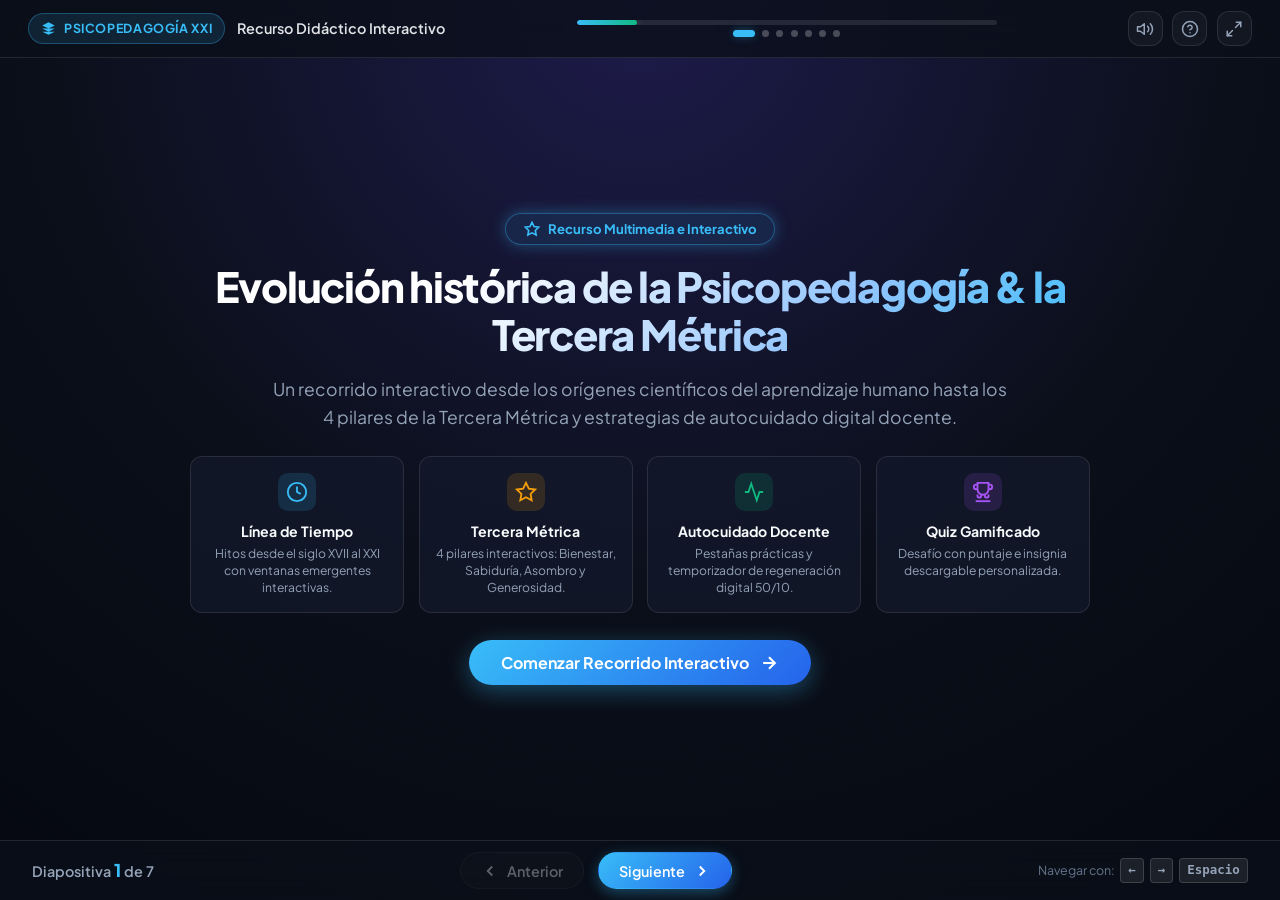
<file: index.html>
<!DOCTYPE html>
<html lang="es">
<head>
  <meta charset="UTF-8">
  <meta name="viewport" content="width=device-width, initial-scale=1.0">
  <title>Evolución de la Psicopedagogía, Tercera Métrica y Autocuidado Docente | Recurso Interactivo</title>
  <meta name="description" content="Recurso digital interactivo sobre la evolución histórica de la psicopedagogía, los principios de la tercera métrica y estrategias digitales de autocuidado para educadores.">
  
  <!-- Tipografía Google Fonts: Plus Jakarta Sans -->
  <link rel="preconnect" href="https://fonts.googleapis.com">
  <link rel="preconnect" href="https://fonts.gstatic.com" crossorigin>
  <link href="https://fonts.googleapis.com/css2?family=Plus+Jakarta+Sans:wght@400;500;600;700;800;900&display=swap" rel="stylesheet">
  
  <link rel="stylesheet" href="styles.css">
</head>
<body>

  <div id="app-container">
    <!-- BARRA DE NAVEGACIÓN SUPERIOR -->
    <header class="top-bar" role="banner">
      <div class="brand-section">
        <span class="brand-badge">
          <svg viewBox="0 0 24 24"><path d="M12 2L2 7l10 5 10-5-10-5zM2 17l10 5 10-5M2 12l10 5 10-5"/></svg>
          Psicopedagogía XXI
        </span>
        <span class="brand-title">Recurso Didáctico Interactivo</span>
      </div>

      <!-- Barra de Progreso Central y Puntos de Salto -->
      <div class="progress-center">
        <div class="progress-track" aria-label="Progreso de la presentación">
          <div class="progress-fill" id="progress-fill" style="width: 14.28%;"></div>
        </div>
        <div class="slide-dots" id="slide-dots" role="tablist" aria-label="Selector de diapositivas">
          <!-- Los botones de puntos se generan dinámicamente -->
        </div>
      </div>

      <!-- Herramientas Superiores Derecha -->
      <div class="top-tools">
        <button id="btn-sound-toggle" class="tool-btn" title="Activar/Silenciar efectos de sonido" aria-label="Efectos de sonido">
          <svg width="18" height="18" viewBox="0 0 24 24" fill="none" stroke="currentColor" stroke-width="2" stroke-linecap="round" stroke-linejoin="round">
            <polygon points="11 5 6 9 2 9 2 15 6 15 11 19 11 5"></polygon>
            <path d="M19.07 4.93a10 10 0 0 1 0 14.14M15.54 8.46a5 5 0 0 1 0 7.07"></path>
          </svg>
        </button>
        <button id="btn-help" class="tool-btn" title="Ayuda e interactividades" aria-label="Guía de interactividad">
          <svg width="18" height="18" viewBox="0 0 24 24" fill="none" stroke="currentColor" stroke-width="2" stroke-linecap="round" stroke-linejoin="round">
            <circle cx="12" cy="12" r="10"></circle>
            <path d="M9.09 9a3 3 0 0 1 5.83 1c0 2-3 3-3 3"></path>
            <line x1="12" y1="17" x2="12.01" y2="17"></line>
          </svg>
        </button>
        <button id="btn-fullscreen" class="tool-btn" title="Pantalla Completa" aria-label="Pantalla Completa">
          <svg width="18" height="18" viewBox="0 0 24 24" fill="none" stroke="currentColor" stroke-width="2" stroke-linecap="round" stroke-linejoin="round">
            <polyline points="15 3 21 3 21 9"></polyline>
            <polyline points="9 21 3 21 3 15"></polyline>
            <line x1="21" y1="3" x2="14" y2="10"></line>
            <line x1="3" y1="21" x2="10" y2="14"></line>
          </svg>
        </button>
      </div>
    </header>

    <!-- ESCENARIO PRINCIPAL DE DIAPOSITIVAS -->
    <main class="slide-deck" id="slide-deck" role="region" aria-label="Presentación interactiva">

      <!-- ================= DIAPOSITIVA 1: PORTADA ================= -->
      <section class="slide slide-hero active" id="slide-1" data-slide="1" aria-label="Portada y Bienvenida">
        <div class="hero-content">
          <span class="hero-pill">
            <svg width="16" height="16" viewBox="0 0 24 24" fill="none" stroke="currentColor" stroke-width="2.5">
              <path d="M12 2l3.09 6.26L22 9.27l-5 4.87 1.18 6.88L12 17.77l-6.18 3.25L7 14.14 2 9.27l6.91-1.01L12 2z"></path>
            </svg>
            Recurso Multimedia e Interactivo
          </span>
          <h1 class="hero-title">Evolución histórica de la Psicopedagogía &amp; la Tercera Métrica</h1>
          <p class="hero-subtitle">
            Un recorrido interactivo desde los orígenes científicos del aprendizaje humano hasta los 4 pilares de la Tercera Métrica y estrategias de autocuidado digital docente.
          </p>

          <div class="hero-features">
            <div class="hero-feature-card">
              <div class="feature-icon-wrapper" style="background: rgba(56,189,248,0.15); color: #38bdf8;">
                <svg width="22" height="22" viewBox="0 0 24 24" fill="none" stroke="currentColor" stroke-width="2"><circle cx="12" cy="12" r="10"/><polyline points="12 6 12 12 16 14"/></svg>
              </div>
              <h3 class="feature-title">Línea de Tiempo</h3>
              <p class="feature-desc">Hitos desde el siglo XVII al XXI con ventanas emergentes interactivas.</p>
            </div>

            <div class="hero-feature-card">
              <div class="feature-icon-wrapper" style="background: rgba(245,158,11,0.15); color: #f59e0b;">
                <svg width="22" height="22" viewBox="0 0 24 24" fill="none" stroke="currentColor" stroke-width="2"><polygon points="12 2 15.09 8.26 22 9.27 17 14.14 18.18 21.02 12 17.77 5.82 21.02 7 14.14 2 9.27 8.91 8.26 12 2"/></svg>
              </div>
              <h3 class="feature-title">Tercera Métrica</h3>
              <p class="feature-desc">4 pilares interactivos: Bienestar, Sabiduría, Asombro y Generosidad.</p>
            </div>

            <div class="hero-feature-card">
              <div class="feature-icon-wrapper" style="background: rgba(16,185,129,0.15); color: #10b981;">
                <svg width="22" height="22" viewBox="0 0 24 24" fill="none" stroke="currentColor" stroke-width="2"><path d="M22 12h-4l-3 9L9 3l-3 9H2"/></svg>
              </div>
              <h3 class="feature-title">Autocuidado Docente</h3>
              <p class="feature-desc">Pestañas prácticas y temporizador de regeneración digital 50/10.</p>
            </div>

            <div class="hero-feature-card">
              <div class="feature-icon-wrapper" style="background: rgba(168,85,247,0.15); color: #a855f7;">
                <svg width="22" height="22" viewBox="0 0 24 24" fill="none" stroke="currentColor" stroke-width="2"><path d="M6 9H4.5a2.5 2.5 0 0 1 0-5H6"/><path d="M18 9h1.5a2.5 2.5 0 0 0 0-5H18"/><path d="M4 22h16"/><path d="M10 14.66V17c0 .55-.45 1-1 1H7c-.55 0-1-.45-1-1v-2.34"/><path d="M14 14.66V17c0 .55.45 1 1 1h2c.55 0 1-.45 1-1v-2.34"/><path d="M18 2H6v7a6 6 0 0 0 12 0V2Z"/></svg>
              </div>
              <h3 class="feature-title">Quiz Gamificado</h3>
              <p class="feature-desc">Desafío con puntaje e insignia descargable personalizada.</p>
            </div>
          </div>

          <button id="btn-hero-start" class="hero-cta-btn">
            Comenzar Recorrido Interactivo
            <svg width="20" height="20" viewBox="0 0 24 24" fill="none" stroke="currentColor" stroke-width="2.5"><line x1="5" y1="12" x2="19" y2="12"></line><polyline points="12 5 19 12 12 19"></polyline></svg>
          </button>
        </div>
      </section>

      <!-- ================= DIAPOSITIVA 2: LÍNEA DE TIEMPO INTERACTIVA ================= -->
      <section class="slide" id="slide-2" data-slide="2" aria-label="Línea de Tiempo Interactiva">
        <header class="slide-header">
          <div class="slide-category">
            <svg width="16" height="16" viewBox="0 0 24 24" fill="none" stroke="currentColor" stroke-width="2.5"><circle cx="12" cy="12" r="10"/><polyline points="12 6 12 12 16 14"/></svg>
            Eje Histórico y Científico
          </div>
          <h2 class="slide-title">Evolución Histórica de la Psicopedagogía</h2>
          <p class="slide-subtitle">
            Explora las etapas que transformaron la intuición filosófica en una disciplina científica interdisciplinaria. <strong>Haz clic en cualquier hito para abrir su ventana emergente (pop-up)</strong> con detalles, citas y reflexiones.
          </p>
        </header>

        <!-- Filtros de época -->
        <div class="timeline-filter-bar" id="timeline-filters">
          <button class="filter-btn active" data-filter="all">Todos los Hitos</button>
          <button class="filter-btn" data-filter="filosofico">Orígenes Filosóficos (s. XVII-XIX)</button>
          <button class="filter-btn" data-filter="cientifica">Consolidación Científica (s. XIX-XX)</button>
          <button class="filter-btn" data-filter="latam">Latinoamérica (1956-1981)</button>
          <button class="filter-btn" data-filter="sigloxxi">Siglo XXI (Neurociencia &amp; Inclusión)</button>
        </div>

        <!-- Pista de tarjetas cronológicas -->
        <div class="timeline-track-container">
          <div class="timeline-track" id="timeline-cards-container">
            <!-- Renderizado dinámico desde data.js -->
          </div>
        </div>
      </section>

      <!-- ================= DIAPOSITIVA 3: LA TERCERA MÉTRICA ================= -->
      <section class="slide" id="slide-3" data-slide="3" aria-label="La Tercera Métrica del Siglo XXI">
        <header class="slide-header">
          <div class="slide-category" style="color: var(--color-wisdom);">
            <svg width="16" height="16" viewBox="0 0 24 24" fill="none" stroke="currentColor" stroke-width="2.5"><polygon points="12 2 15.09 8.26 22 9.27 17 14.14 18.18 21.02 12 17.77 5.82 21.02 7 14.14 2 9.27 8.91 8.26 12 2"/></svg>
            Paradigma Transformador del Siglo XXI
          </div>
          <h2 class="slide-title">Los 4 Pilares de la Tercera Métrica</h2>
          <p class="slide-subtitle">
            Propuesta que trasciende las dos métricas tradicionales (dinero y poder) para medir el éxito humano mediante criterios de plenitud. <strong>Haz clic en los botones interactivos de cada tarjeta para desplegar su aplicación concreta en la docencia.</strong>
          </p>
        </header>

        <div class="metrics-grid" id="metrics-grid">
          <!-- Renderizado dinámico desde data.js con botones desplegables -->
        </div>
      </section>

      <!-- ================= DIAPOSITIVA 4: AUTOCUIDADO DOCENTE & TEMPORIZADOR ================= -->
      <section class="slide" id="slide-4" data-slide="4" aria-label="Autocuidado y Calidad de Vida Docente">
        <header class="slide-header">
          <div class="slide-category" style="color: var(--color-wellness);">
            <svg width="16" height="16" viewBox="0 0 24 24" fill="none" stroke="currentColor" stroke-width="2.5"><path d="M22 12h-4l-3 9L9 3l-3 9H2"/></svg>
            Salud Ocupacional y Entorno Digital
          </div>
          <h2 class="slide-title">Estrategias Digitales de Autocuidado Docente</h2>
          <p class="slide-subtitle">
            Herramientas prácticas frente a la economía de la atención y el diseño persuasivo de la tecnología. Navega por las pestañas temáticas y experimenta el temporizador de la Regla 50/10.
          </p>
        </header>

        <div class="selfcare-layout">
          <!-- Columna izquierda: Pestañas Interactivas -->
          <div class="selfcare-tabs-wrapper">
            <div class="tabs-nav" id="selfcare-tabs-nav" role="tablist">
              <!-- Botones de pestañas generados por app.js -->
            </div>
            <div class="tabs-panels-container" id="selfcare-panels-container">
              <!-- Paneles de contenido generados por app.js -->
            </div>
          </div>

          <!-- Columna derecha: Temporizador 50/10 Interactivo -->
          <div class="timer-widget-card" aria-label="Temporizador de regeneración digital">
            <div>
              <span class="timer-badge">Pausa Consciente Docente</span>
              <h3 class="timer-title">Regla de Oro 50/10</h3>
              <p class="timer-subtitle">Alterna 50 min de trabajo enfocado con 10 min de descanso alejado de pantallas.</p>
            </div>

            <div class="timer-display-circle">
              <svg class="timer-svg" viewBox="0 0 160 160">
                <circle class="timer-svg-bg" cx="80" cy="80" r="70"></circle>
                <circle class="timer-svg-progress" id="timer-progress-circle" cx="80" cy="80" r="70"></circle>
              </svg>
              <div class="timer-time-text" id="timer-display">50:00</div>
              <div class="timer-mode-label" id="timer-mode-label">Trabajo Enfocado</div>
            </div>

            <div class="timer-controls">
              <button id="btn-timer-toggle" class="btn-timer-primary">
                <svg width="18" height="18" viewBox="0 0 24 24" fill="currentColor"><polygon points="5 3 19 12 5 21 5 3"/></svg>
                <span id="timer-btn-text">Iniciar 50 min</span>
              </button>
              <button id="btn-timer-reset" class="btn-timer-secondary" title="Reiniciar temporizador">
                Reiniciar
              </button>
              <button id="btn-timer-switch" class="btn-timer-secondary" title="Cambiar a pausa de 10 min">
                10m Pausa
              </button>
            </div>
          </div>
        </div>
      </section>

      <!-- ================= DIAPOSITIVA 5: VIDEOTECA ACADÉMICA CURADA ================= -->
      <section class="slide" id="slide-5" data-slide="5" aria-label="Videoteca Curada">
        <header class="slide-header">
          <div class="slide-category" style="color: var(--color-primary);">
            <svg width="16" height="16" viewBox="0 0 24 24" fill="none" stroke="currentColor" stroke-width="2.5"><polygon points="23 7 16 12 23 17 23 7"/><rect x="1" y="5" width="15" height="14" rx="2" ry="2"/></svg>
            Recursos Multimedia Curados
          </div>
          <h2 class="slide-title">Videoteca Académica Especializada</h2>
          <p class="slide-subtitle">
            Videos incrustados de fuentes académicas confiables sobre fundamentos psicopedagógicos, la Tercera Métrica y técnicas de bienestar docente.
          </p>
        </header>

        <div class="videoteca-grid" id="videoteca-grid">
          <!-- Tarjetas con videos incrustados responsivos desde data.js -->
        </div>
      </section>

      <!-- ================= DIAPOSITIVA 6: DESAFÍO GAMIFICADO (QUIZ) ================= -->
      <section class="slide" id="slide-6" data-slide="6" aria-label="Desafío Gamificado">
        <header class="slide-header">
          <div class="slide-category" style="color: var(--color-wisdom);">
            <svg width="16" height="16" viewBox="0 0 24 24" fill="none" stroke="currentColor" stroke-width="2.5"><circle cx="12" cy="8" r="7"/><polyline points="8.21 13.89 7 23 12 20 17 23 15.79 13.88"/></svg>
            Gamificación y Evaluación Formativa
          </div>
          <h2 class="slide-title">Desafío Psicopedagógico Interactivo</h2>
          <p class="slide-subtitle">
            Pon a prueba tus conocimientos sobre la evolución histórica, los pilares de la Tercera Métrica y las estrategias docentes. Recibe retroalimentación inmediata y obtén tu insignia.
          </p>
        </header>

        <div class="quiz-container">
          <!-- Barra de estado del quiz -->
          <div class="quiz-header-bar">
            <span class="quiz-progress-text" id="quiz-question-indicator">Pregunta 1 de 4</span>
            <span class="quiz-score-badge">
              <svg width="16" height="16" viewBox="0 0 24 24" fill="currentColor"><path d="M12 2l3.09 6.26L22 9.27l-5 4.87 1.18 6.88L12 17.77l-6.18 3.25L7 14.14 2 9.27l6.91-1.01L12 2z"/></svg>
              Puntaje: <span id="quiz-score">0</span> pts
            </span>
          </div>

          <!-- Tarjeta de pregunta activa -->
          <div class="quiz-card" id="quiz-card">
            <h3 class="quiz-question-title" id="quiz-question-text">Cargando pregunta...</h3>
            
            <div class="quiz-options-list" id="quiz-options-list">
              <!-- Botones de opciones A, B, C, D inyectados por app.js -->
            </div>

            <!-- Caja de retroalimentación pedagógica -->
            <div class="quiz-feedback-box" id="quiz-feedback-box">
              <div class="feedback-title" id="feedback-title"></div>
              <p class="feedback-desc" id="feedback-desc"></p>
              <button id="btn-next-question" class="btn-next-question">
                Siguiente Pregunta
                <svg width="16" height="16" viewBox="0 0 24 24" fill="none" stroke="currentColor" stroke-width="2.5"><line x1="5" y1="12" x2="19" y2="12"></line><polyline points="12 5 19 12 12 19"></polyline></svg>
              </button>
            </div>
          </div>

          <!-- Pantalla de Resultados y Certificado / Insignia -->
          <div class="quiz-results-card" id="quiz-results-card">
            <div class="results-badge-icon">
              <svg width="40" height="40" viewBox="0 0 24 24" fill="none" stroke="#fff" stroke-width="2.5"><path d="M6 9H4.5a2.5 2.5 0 0 1 0-5H6"/><path d="M18 9h1.5a2.5 2.5 0 0 0 0-5H18"/><path d="M4 22h16"/><path d="M10 14.66V17c0 .55-.45 1-1 1H7c-.55 0-1-.45-1-1v-2.34"/><path d="M14 14.66V17c0 .55.45 1 1 1h2c.55 0 1-.45 1-1v-2.34"/><path d="M18 2H6v7a6 6 0 0 0 12 0V2Z"/></svg>
            </div>
            <h3 class="results-title">¡Desafío Completado con Éxito!</h3>
            <div class="results-score-highlight" id="results-score-display">100 Puntos</div>
            <p class="results-message" id="results-message">
              Has demostrado un dominio integral de los hitos psicopedagógicos, la Tercera Métrica y las estrategias de autocuidado digital.
            </p>

            <!-- Diploma Interactivo Personalizable -->
            <div class="certificate-preview" id="certificate-box">
              <div class="cert-institution">Certificación de Aprendizaje Psicopedagógico</div>
              <p style="font-size: 0.85rem; color: #cbd5e1; margin-top: 0.25rem;">Se reconoce la participación destacada de:</p>
              <input type="text" id="cert-user-name" class="cert-name-input" placeholder="Escribe tu Nombre y Apellido aquí" value="Estudiante / Docente Participante" aria-label="Nombre del participante">
              <p class="cert-motto">"Por articular el saber científico del aprendizaje humano con el autocuidado y la Tercera Métrica"</p>
            </div>

            <div class="results-action-buttons">
              <button id="btn-restart-quiz" class="btn-nav">
                <svg width="16" height="16" viewBox="0 0 24 24" fill="none" stroke="currentColor" stroke-width="2"><polyline points="1 4 1 10 7 10"></polyline><path d="M3.51 15a9 9 0 1 0 2.13-9.36L1 10"></path></svg>
                Reintentar Desafío
              </button>
              <button id="btn-print-cert" class="btn-nav primary">
                <svg width="16" height="16" viewBox="0 0 24 24" fill="none" stroke="currentColor" stroke-width="2"><polyline points="6 9 6 2 18 2 18 9"></polyline><path d="M6 18H4a2 2 0 0 1-2-2v-5a2 2 0 0 1 2-2h16a2 2 0 0 1 2 2v5a2 2 0 0 1-2 2h-2"></path><rect x="6" y="14" width="12" height="8"></rect></svg>
                Guardar / Imprimir Diploma
              </button>
            </div>
          </div>
        </div>
      </section>

      <!-- ================= DIAPOSITIVA 7: CONCLUSIONES Y REFERENCIAS ================= -->
      <section class="slide" id="slide-7" data-slide="7" aria-label="Síntesis y Referencias">
        <header class="slide-header">
          <div class="slide-category" style="color: var(--color-primary);">
            <svg width="16" height="16" viewBox="0 0 24 24" fill="none" stroke="currentColor" stroke-width="2.5"><path d="M4 19.5A2.5 2.5 0 0 1 6.5 17H20"/><path d="M6.5 2H20v20H6.5A2.5 2.5 0 0 1 4 19.5v-15A2.5 2.5 0 0 1 6.5 2z"/></svg>
            Cierre Integrador y Rigor Científico
          </div>
          <h2 class="slide-title">Síntesis y Referencias Bibliográficas</h2>
          <p class="slide-subtitle">
            Integración de los aprendizajes clave y repositorio de enlaces a las fuentes consultadas en el documento de origen.
          </p>
        </header>

        <div class="summary-layout">
          <!-- Columna Izquierda: Síntesis Pedagógica -->
          <div class="summary-card">
            <div>
              <blockquote class="summary-quote">
                "La calidad de los aprendizajes escolares depende indisolublemente de la calidad de vida, la sabiduría y la serenidad de quienes enseñan."
              </blockquote>

              <div class="summary-points-list">
                <div class="summary-point-item">
                  <svg viewBox="0 0 24 24" fill="none" stroke="currentColor" stroke-width="2.5"><polyline points="20 6 9 17 4 12"/></svg>
                  <div>
                    <strong>Evolución Continua:</strong> De la intuición del siglo XVII a una disciplina interdisciplinaria que articula psicología, pedagogía y neurociencias.
                  </div>
                </div>

                <div class="summary-point-item">
                  <svg viewBox="0 0 24 24" fill="none" stroke="currentColor" stroke-width="2.5"><polyline points="20 6 9 17 4 12"/></svg>
                  <div>
                    <strong>Trascendencia del Éxito:</strong> La Tercera Métrica nos recuerda que el verdadero impacto educativo florece desde el bienestar, la sabiduría y la compasión.
                  </div>
                </div>

                <div class="summary-point-item">
                  <svg viewBox="0 0 24 24" fill="none" stroke="currentColor" stroke-width="2.5"><polyline points="20 6 9 17 4 12"/></svg>
                  <div>
                    <strong>Cuidado Activo:</strong> La regla 50/10, los límites tecnológicos y la conexión cara a cara son salvaguardas éticas contra el agotamiento docente.
                  </div>
                </div>
              </div>
            </div>

            <div style="margin-top: 1.5rem; padding-top: 1rem; border-top: 1px solid var(--border-glass); font-size: 0.82rem; color: var(--text-dim);">
              Diseñado con rigor académico y tecnologías web modernas para evaluación pedagógica.
            </div>
          </div>

          <!-- Columna Derecha: Referencias Originales -->
          <div class="references-card">
            <h3 style="font-size: 1.1rem; font-weight: 800; margin-bottom: 1rem; display: flex; align-items: center; gap: 0.5rem;">
              <svg width="18" height="18" viewBox="0 0 24 24" fill="none" stroke="currentColor" stroke-width="2"><path d="M10 13a5 5 0 0 0 7.54.54l3-3a5 5 0 0 0-7.07-7.07l-1.72 1.71"/><path d="M14 11a5 5 0 0 0-7.54-.54l-3 3a5 5 0 0 0 7.07 7.07l1.71-1.71"/></svg>
              Fuentes Bibliográficas del Documento
            </h3>
            <div class="references-list" id="references-list">
              <!-- Inyectadas dinámicamente desde data.js -->
            </div>
          </div>
        </div>
      </section>

    </main>

    <!-- BARRA INFERIOR DE CONTROLES FLOTANTES -->
    <footer class="bottom-bar" role="contentinfo">
      <div class="slide-counter" id="slide-counter" aria-live="polite">
        Diapositiva <span>1</span> de 7
      </div>

      <nav class="nav-buttons" aria-label="Navegación de diapositivas">
        <button id="btn-prev" class="btn-nav" disabled aria-label="Diapositiva anterior">
          <svg width="18" height="18" viewBox="0 0 24 24" fill="none" stroke="currentColor" stroke-width="2.5"><polyline points="15 18 9 12 15 6"></polyline></svg>
          Anterior
        </button>
        <button id="btn-next" class="btn-nav primary" aria-label="Diapositiva siguiente">
          Siguiente
          <svg width="18" height="18" viewBox="0 0 24 24" fill="none" stroke="currentColor" stroke-width="2.5"><polyline points="9 18 15 12 9 6"></polyline></svg>
        </button>
      </nav>

      <div class="keyboard-hints" aria-hidden="true">
        Navegar con:
        <span class="kbd-key">←</span>
        <span class="kbd-key">→</span>
        <span class="kbd-key">Espacio</span>
      </div>
    </footer>
  </div>

  <!-- ================= VENTANA EMERGENTE (POP-UP MODAL ACCESIBLE) ================= -->
  <div class="modal-overlay" id="global-modal" role="dialog" aria-modal="true" aria-hidden="true">
    <div class="modal-container" role="document">
      <div class="modal-header">
        <span class="modal-badge-tag" id="modal-badge">Hito Histórico</span>
        <button class="modal-close-btn" id="btn-close-modal" aria-label="Cerrar ventana emergente">
          <svg width="18" height="18" viewBox="0 0 24 24" fill="none" stroke="currentColor" stroke-width="2.5"><line x1="18" y1="6" x2="6" y2="18"></line><line x1="6" y1="6" x2="18" y2="18"></line></svg>
        </button>
      </div>
      <div class="modal-body" id="modal-body-content">
        <!-- Rellenado dinámicamente con título, contexto, cita, puntos y relevancia -->
      </div>
    </div>
  </div>

  <!-- ================= MODAL DE AYUDA E INTERACTIVIDAD ================= -->
  <div class="modal-overlay" id="help-modal" role="dialog" aria-modal="true" aria-hidden="true">
    <div class="modal-container" role="document">
      <div class="modal-header">
        <span class="modal-badge-tag" style="background: rgba(16,185,129,0.15); color: #10b981;">Guía de Interactividad</span>
        <button class="modal-close-btn" id="btn-close-help-modal" aria-label="Cerrar ayuda">
          <svg width="18" height="18" viewBox="0 0 24 24" fill="none" stroke="currentColor" stroke-width="2.5"><line x1="18" y1="6" x2="6" y2="18"></line><line x1="6" y1="6" x2="18" y2="18"></line></svg>
        </button>
      </div>
      <div class="modal-body">
        <h3 class="modal-title">Cómo Interactuar con este Recurso</h3>
        <p class="modal-description">
          Este recurso cumple con todos los requisitos de interactividad establecidos:
        </p>
        <div class="modal-points-list">
          <div>🔘 <strong>Botones de Interacción:</strong> En la Diapositiva 3 (Tercera Métrica) pulsa los botones de alternancia para desplegar las aplicaciones prácticas docentes.</div>
          <div>🪟 <strong>Ventanas Emergentes (Pop-ups):</strong> En la Diapositiva 2 (Línea de Tiempo) haz clic en cualquier tarjeta de hito o personaje para abrir su ventana emergente con citas e historia.</div>
          <div>🎬 <strong>Videos Incrustados:</strong> En la Diapositiva 5 cuentas con videos académicos de fuentes confiables directamente reproducibles.</div>
          <div>🎮 <strong>Gamificación:</strong> En la Diapositiva 6 participa en el Quiz con retroalimentación inmediata, puntuación acumulativa y diploma imprimible.</div>
          <div>⏱️ <strong>Temporizador de Autocuidado:</strong> En la Diapositiva 4 puedes activar el temporizador interactivo de la Regla 50/10.</div>
        </div>
        <div class="modal-quote-box">
          Atajos de teclado: Flecha Derecha / Espacio (Avanzar), Flecha Izquierda (Retroceder), Escape (Cerrar ventanas emergentes).
        </div>
      </div>
    </div>
  </div>

  <!-- Scripts -->
  <script src="data.js"></script>
  <script src="app.js"></script>
</body>
</html>
</file>
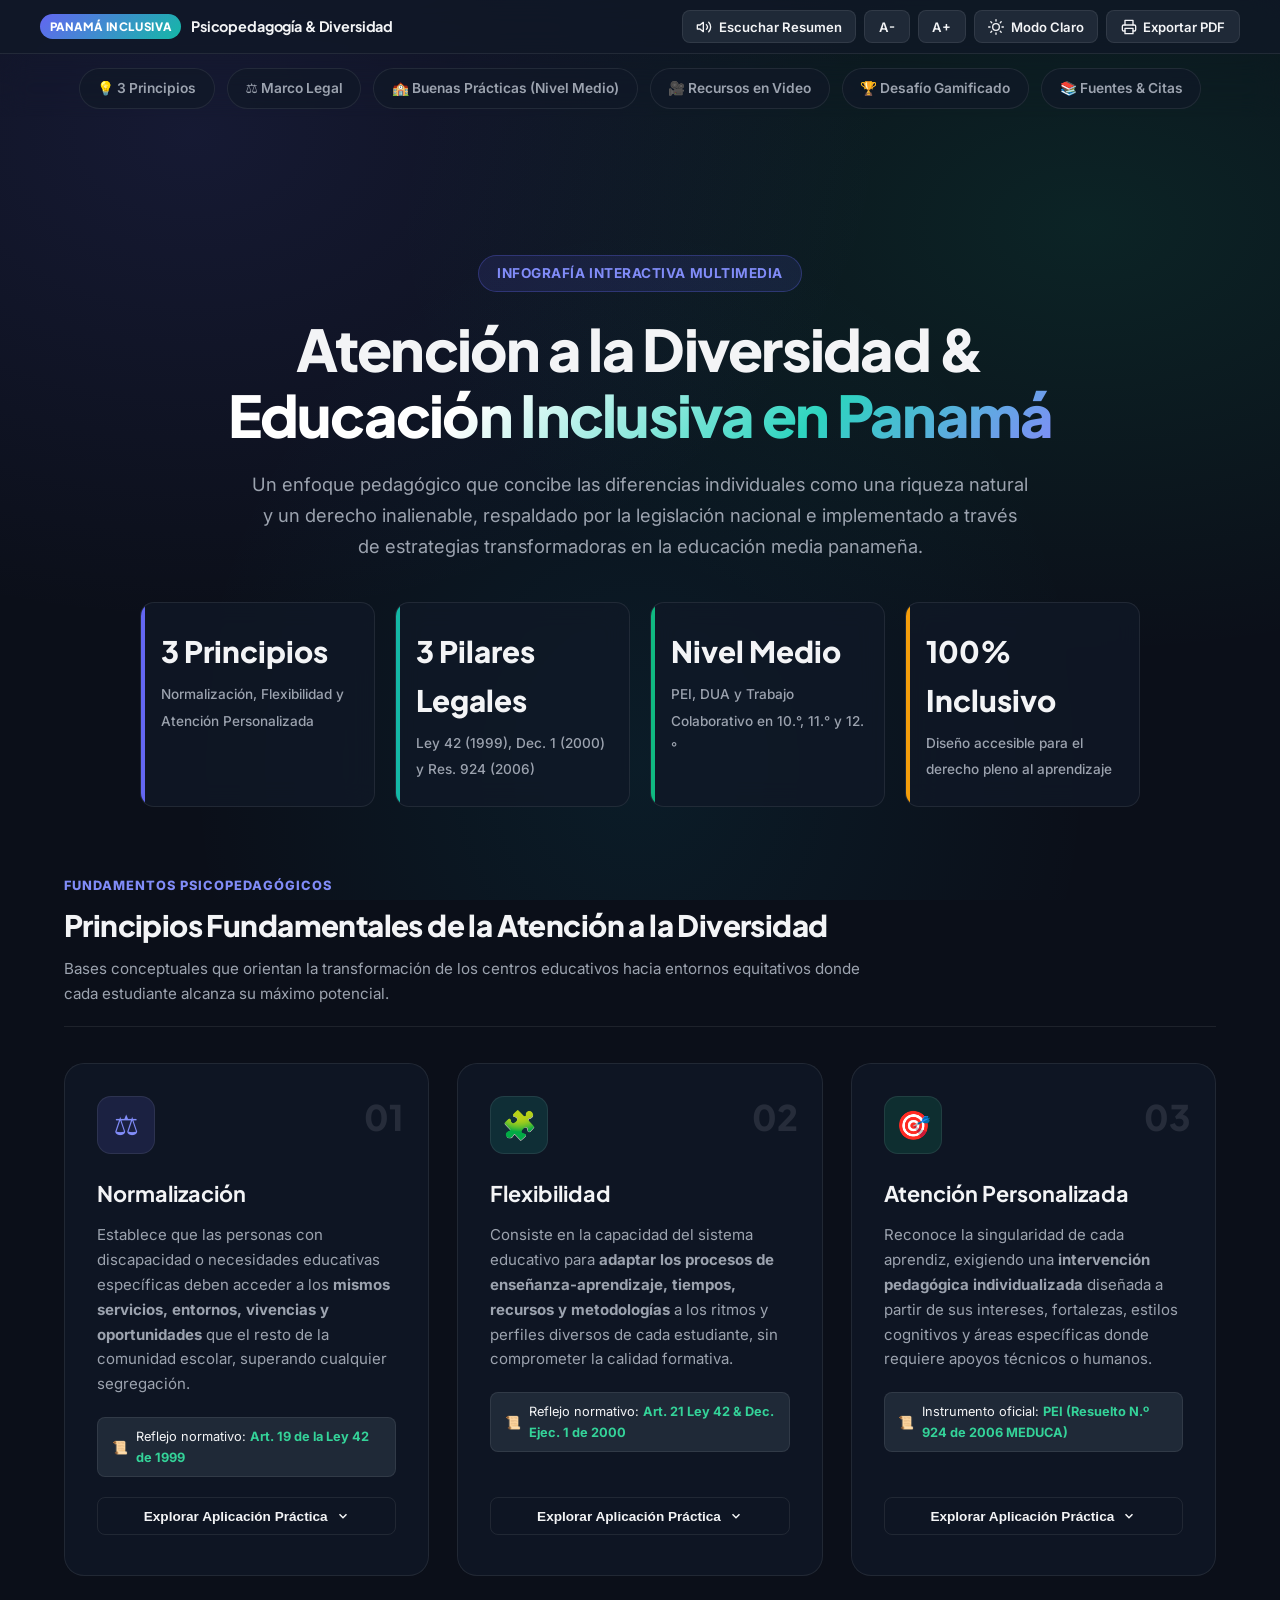
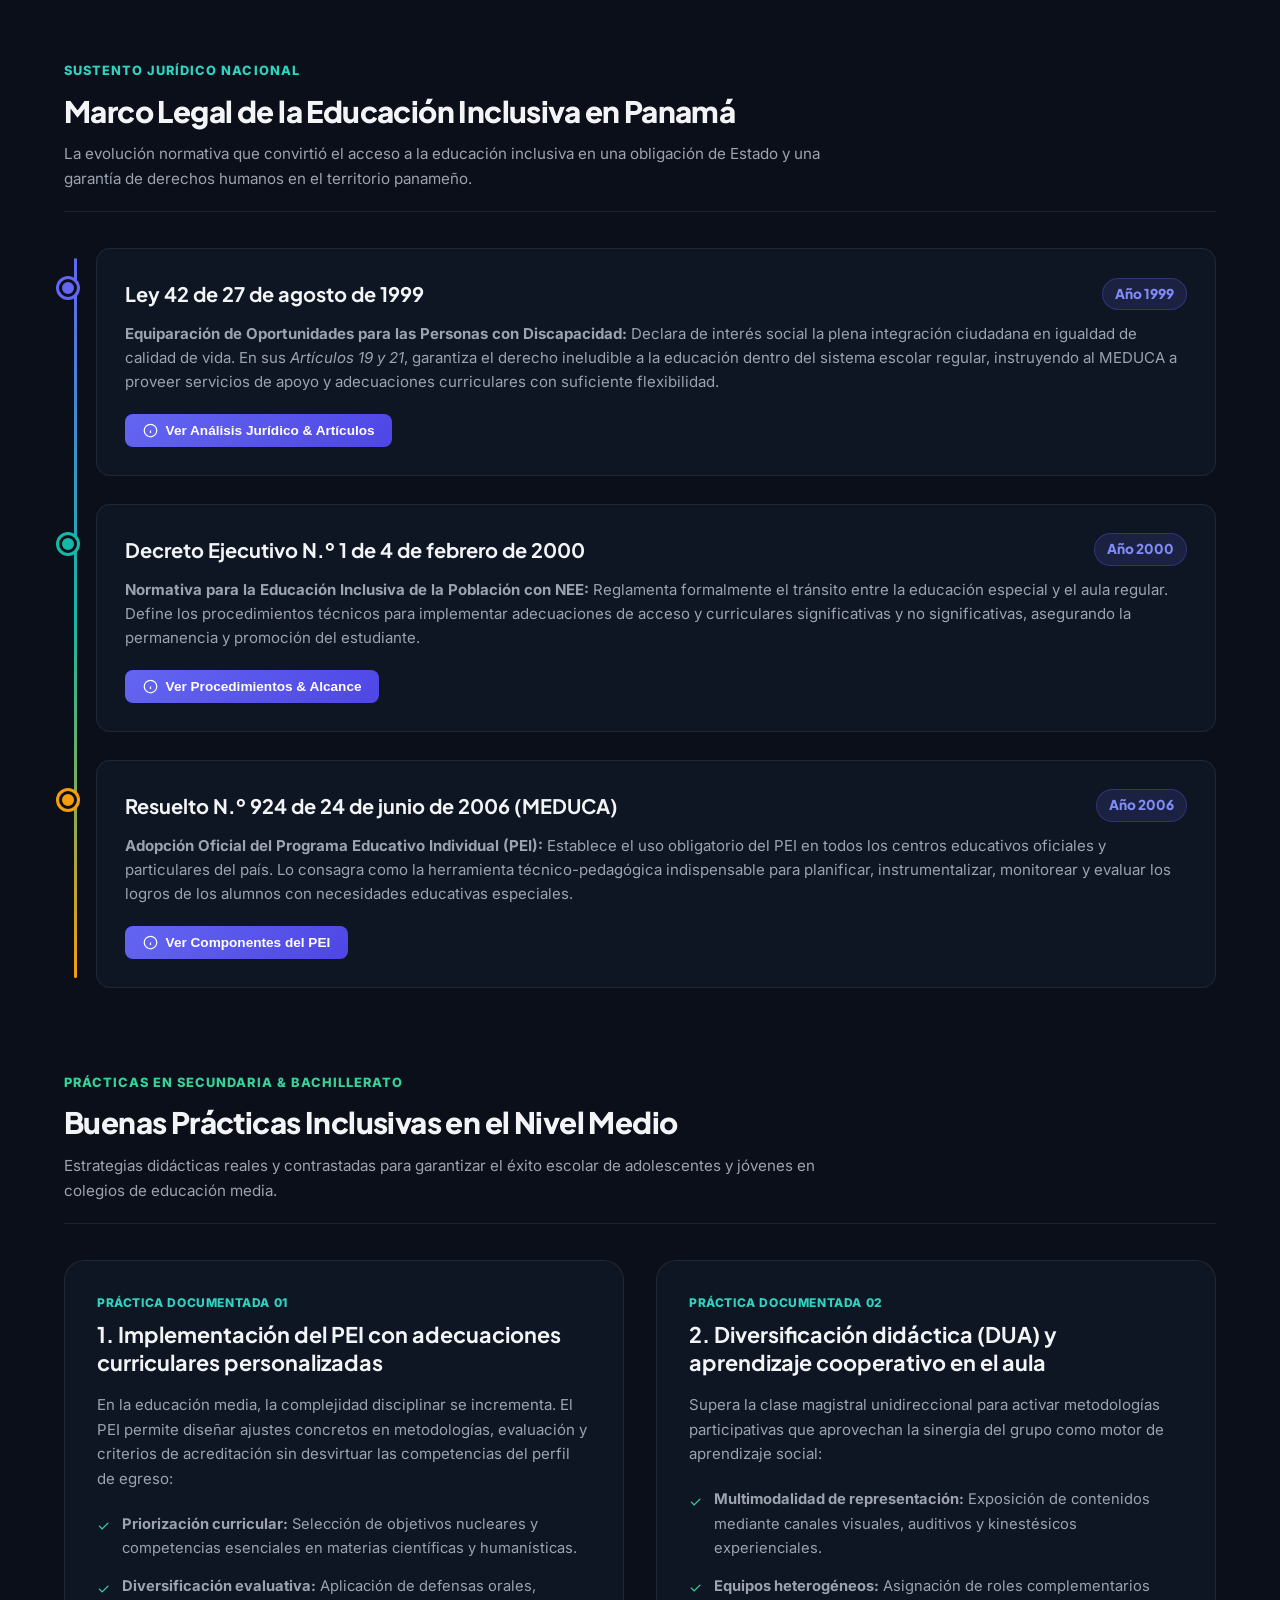
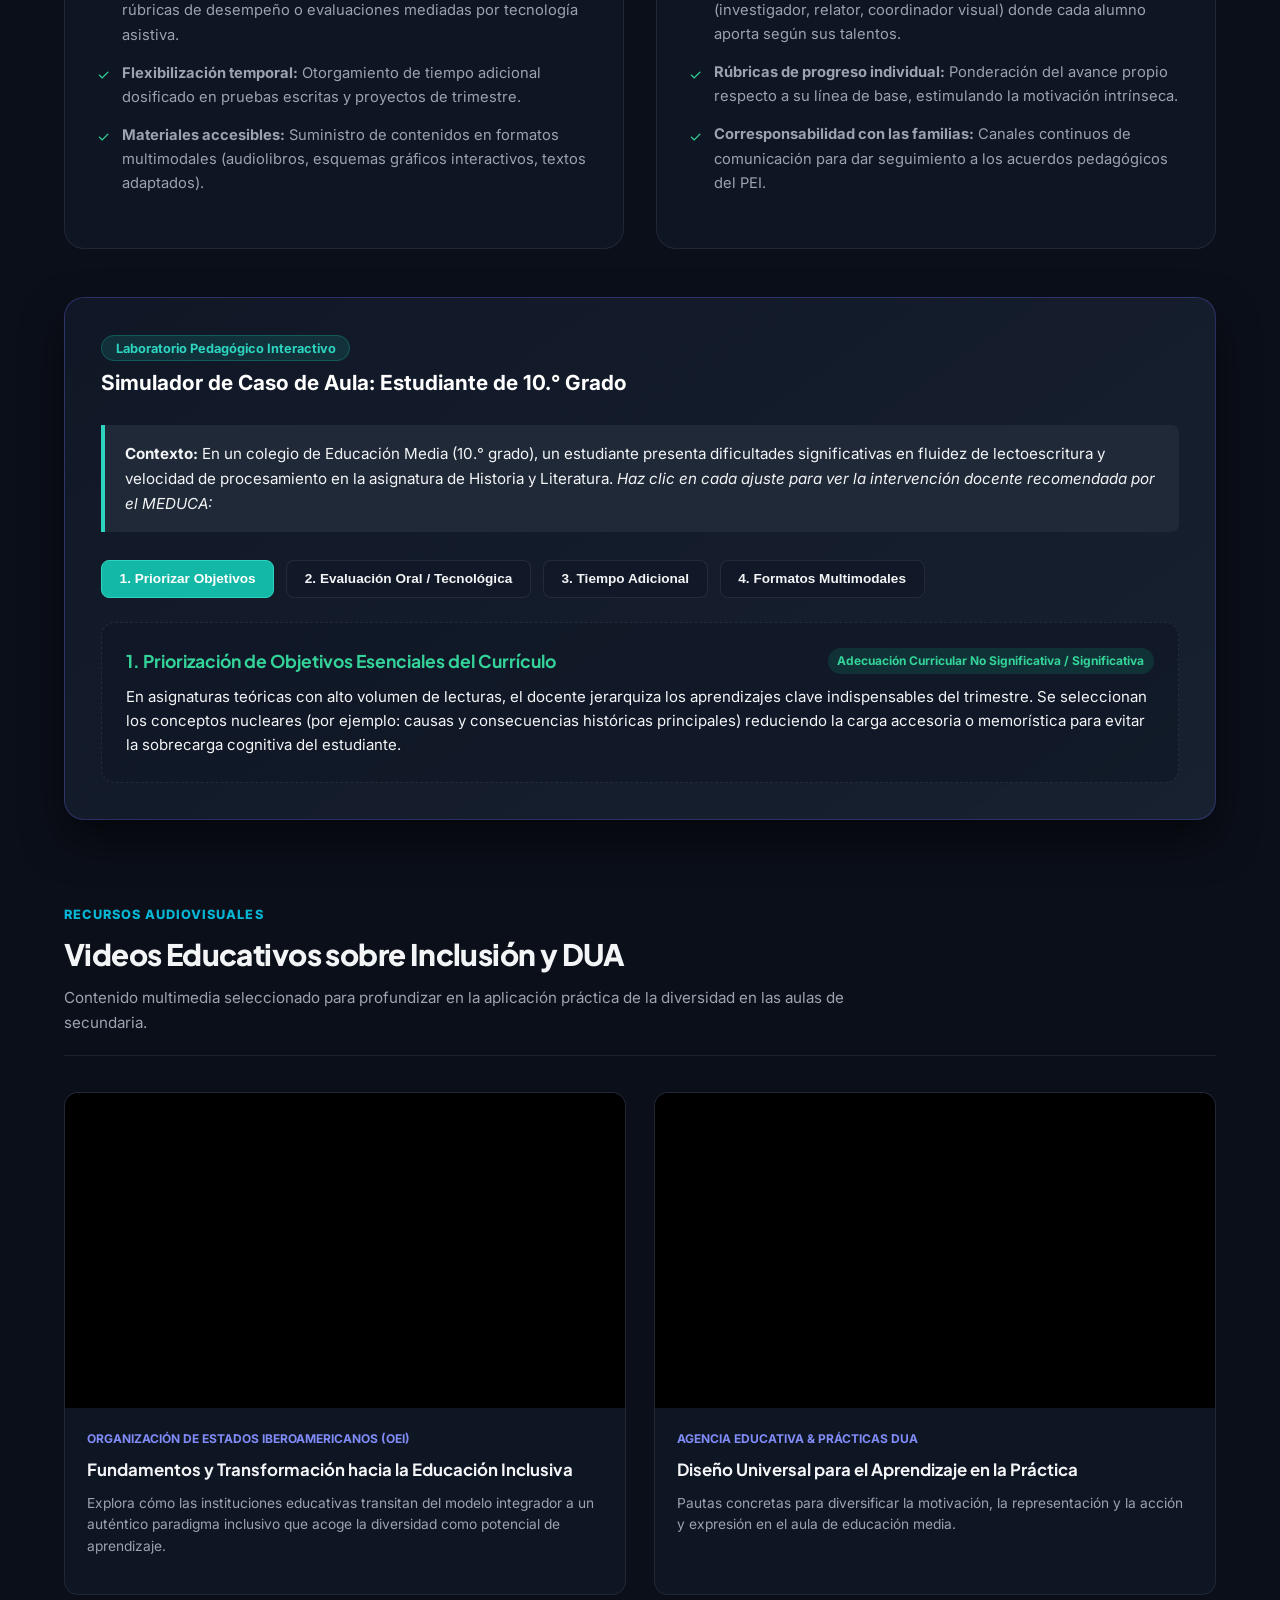
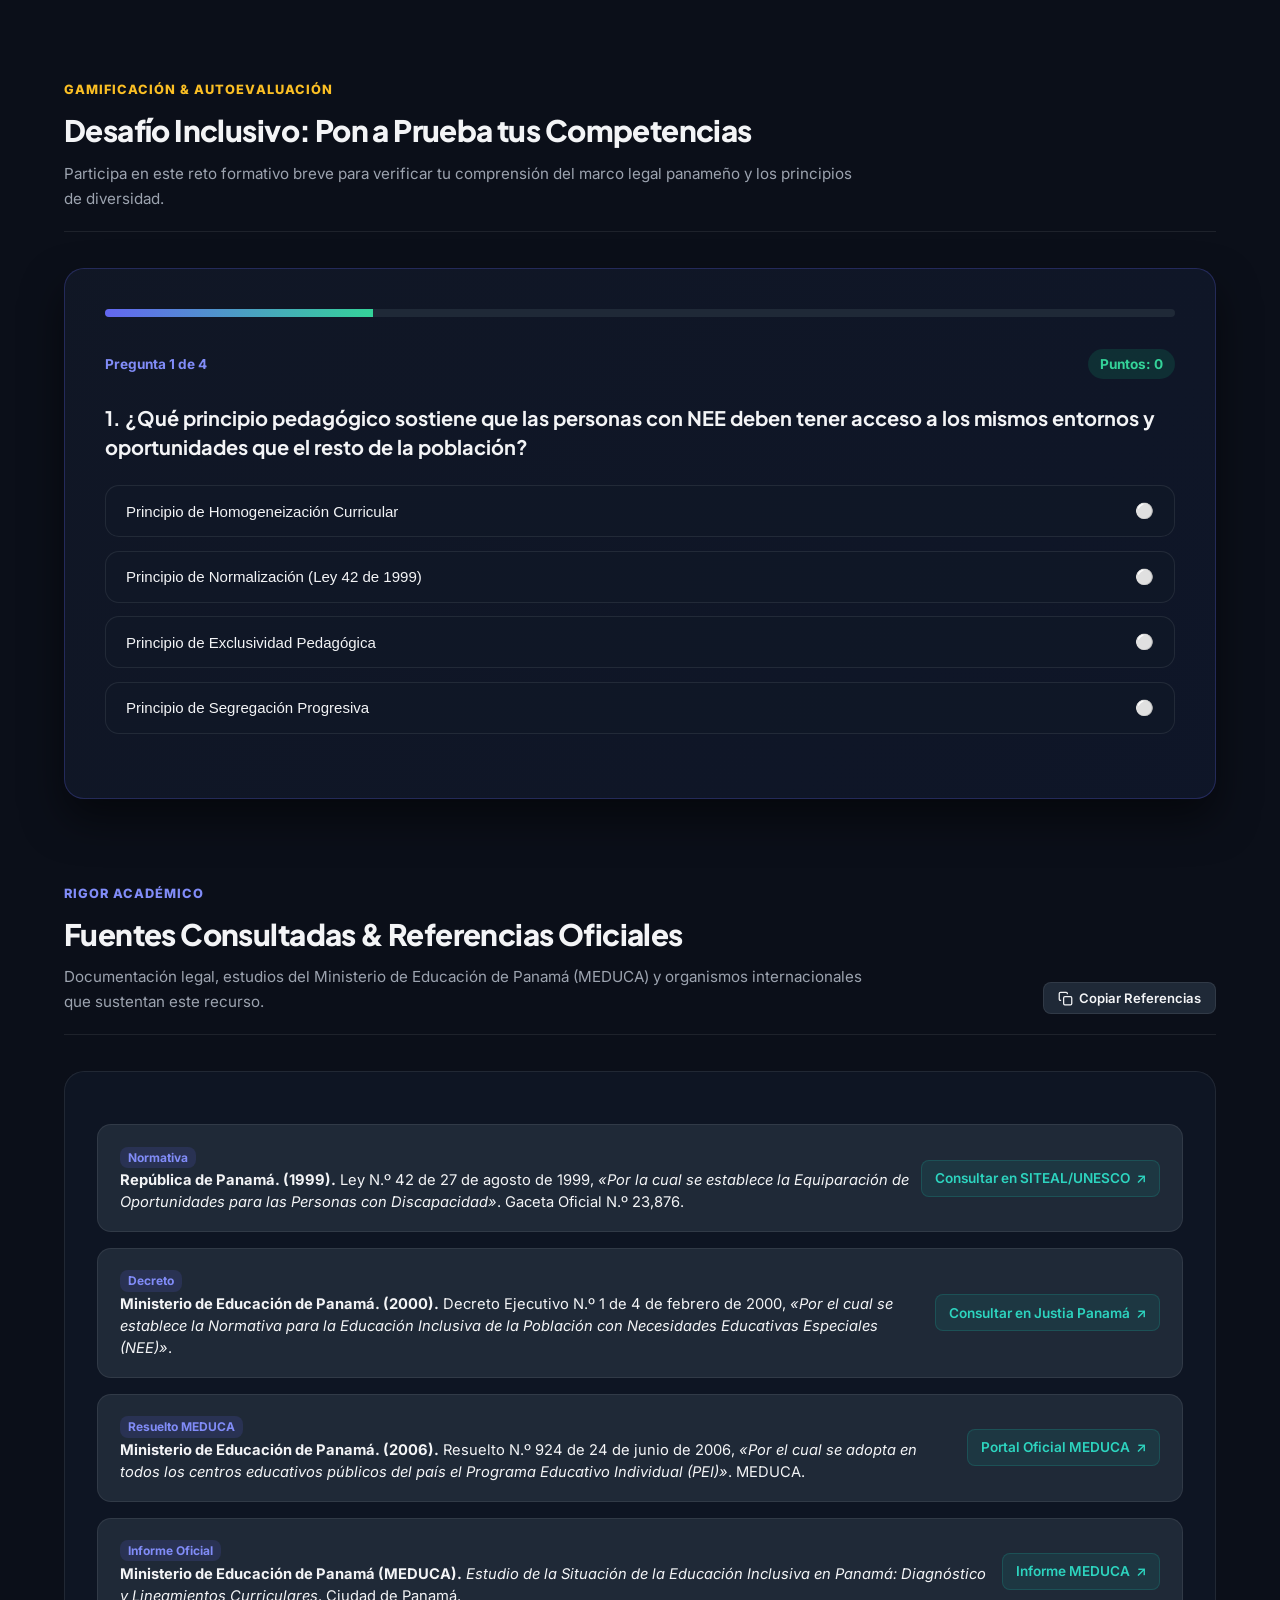
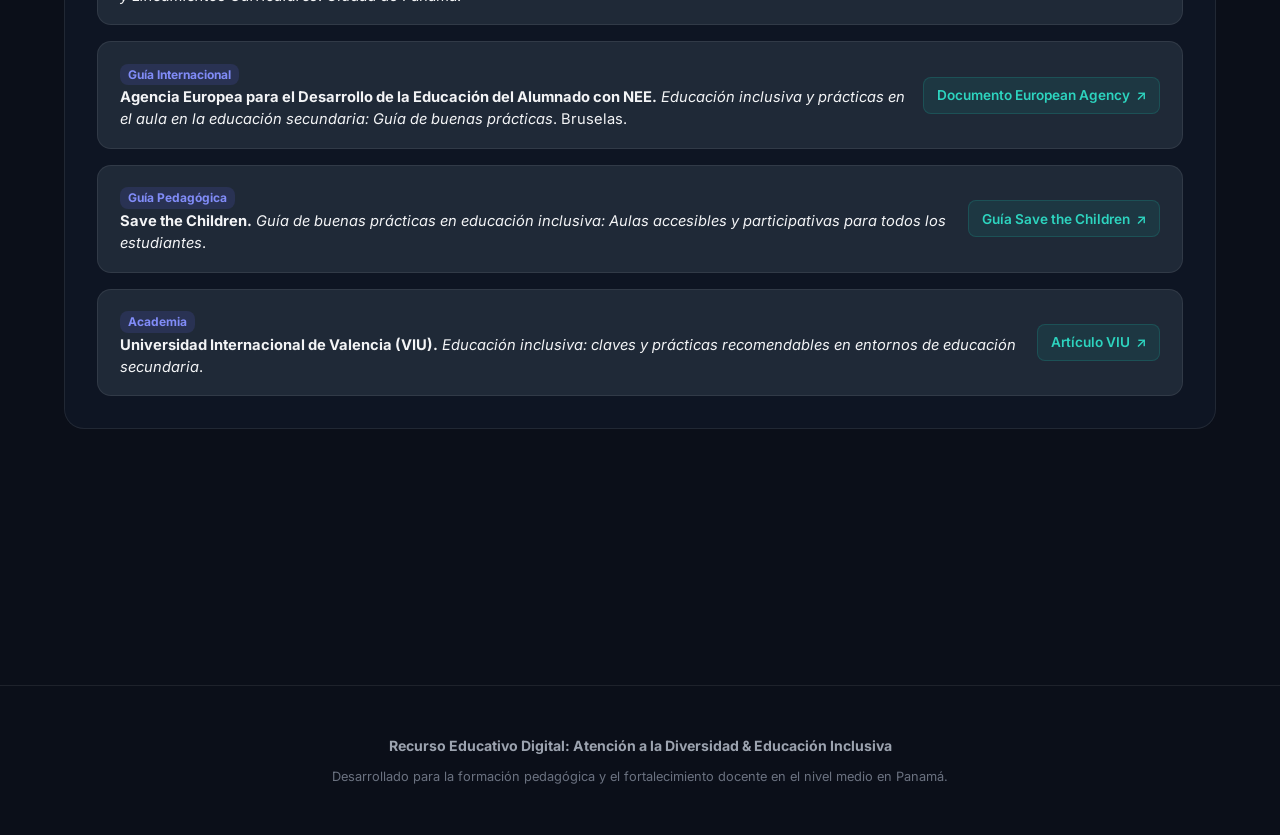
<file: 508/index.html>
<!DOCTYPE html>
<html lang="es" data-theme="dark">
<head>
  <meta charset="UTF-8">
  <meta name="viewport" content="width=device-width, initial-scale=1.0">
  <title>Infografía Interactiva: Atención a la Diversidad y Educación Inclusiva en Panamá</title>
  <meta name="description" content="Principios fundamentales de la atención a la diversidad, marco legal panameño (Ley 42/1999, Decreto 1/2000, Resuelto 924/2006) y buenas prácticas inclusivas en el nivel medio.">
  
  <!-- Google Fonts: Plus Jakarta Sans & Inter -->
  <link rel="preconnect" href="https://fonts.googleapis.com">
  <link rel="preconnect" href="https://fonts.gstatic.com" crossorigin>
  <link href="https://fonts.googleapis.com/css2?family=Inter:wght@300;400;500;600;700&family=Plus+Jakarta+Sans:wght@500;600;700;800&display=swap" rel="stylesheet">
  
  <link rel="stylesheet" href="styles.css">
</head>
<body>

  <!-- ========================================================================
       BARRA DE HERRAMIENTAS DE ACCESIBILIDAD UNIVERSAL (WCAG)
       ======================================================================== -->
  <header class="accessibility-bar" role="banner" aria-label="Herramientas de accesibilidad">
    <div class="accessibility-container">
      <div class="accessibility-brand">
        <span class="badge-tag">Panamá Inclusiva</span>
        <span>Psicopedagogía & Diversidad</span>
      </div>
      <div class="accessibility-actions">
        <!-- Lector por Voz (Web Speech API) -->
        <button id="btn-audio-narrator" class="btn-tool" aria-label="Escuchar narración accesible por voz" title="Escuchar texto narrado">
          <svg width="16" height="16" viewBox="0 0 24 24" fill="none" stroke="currentColor" stroke-width="2" stroke-linecap="round" stroke-linejoin="round"><polygon points="11 5 6 9 2 9 2 15 6 15 11 19 11 5"></polygon><path d="M15.54 8.46a5 5 0 0 1 0 7.07"></path><path d="M19.07 4.93a10 10 0 0 1 0 14.14"></path></svg>
          <span id="audio-btn-label">Escuchar Resumen</span>
        </button>

        <!-- Ajuste de Tipografía -->
        <button id="btn-font-dec" class="btn-tool" title="Disminuir tamaño de letra" aria-label="Disminuir tamaño de fuente">A-</button>
        <button id="btn-font-inc" class="btn-tool" title="Aumentar tamaño de letra" aria-label="Aumentar tamaño de fuente">A+</button>

        <!-- Selector de Tema (Oscuro / Claro) -->
        <button id="btn-theme-toggle" class="btn-tool" title="Cambiar contraste de color / Modo claro u oscuro" aria-label="Cambiar tema de color">
          <svg id="theme-icon" width="16" height="16" viewBox="0 0 24 24" fill="none" stroke="currentColor" stroke-width="2" stroke-linecap="round" stroke-linejoin="round"><circle cx="12" cy="12" r="5"></circle><line x1="12" y1="1" x2="12" y2="3"></line><line x1="12" y1="21" x2="12" y2="23"></line><line x1="4.22" y1="4.22" x2="5.64" y2="5.64"></line><line x1="18.36" y1="18.36" x2="19.78" y2="19.78"></line><line x1="1" y1="12" x2="3" y2="12"></line><line x1="21" y1="12" x2="23" y2="12"></line><line x1="4.22" y1="19.78" x2="5.64" y2="18.36"></line><line x1="18.36" y1="5.64" x2="19.78" y2="4.22"></line></svg>
          <span id="theme-label">Modo Claro</span>
        </button>

        <!-- Imprimir / Exportar a PDF -->
        <button id="btn-print-page" class="btn-tool" title="Imprimir o guardar en PDF" aria-label="Imprimir infografía">
          <svg width="16" height="16" viewBox="0 0 24 24" fill="none" stroke="currentColor" stroke-width="2" stroke-linecap="round" stroke-linejoin="round"><polyline points="6 9 6 2 18 2 18 9"></polyline><path d="M6 18H4a2 2 0 0 1-2-2v-5a2 2 0 0 1 2-2h16a2 2 0 0 1 2 2v5a2 2 0 0 1-2 2h-2"></path><rect x="6" y="14" width="12" height="8"></rect></svg>
          <span>Exportar PDF</span>
        </button>
      </div>
    </div>
  </header>

  <!-- ========================================================================
       BARRA DE NAVEGACIÓN RÁPIDA (CHIPS INTERACTIVOS)
       ======================================================================== -->
  <nav class="nav-chips-container" aria-label="Navegación por secciones">
    <a href="#principios" class="nav-chip">💡 3 Principios</a>
    <a href="#marco-legal" class="nav-chip">⚖️ Marco Legal</a>
    <a href="#buenas-practicas" class="nav-chip">🏫 Buenas Prácticas (Nivel Medio)</a>
    <a href="#multimedia" class="nav-chip">🎥 Recursos en Video</a>
    <a href="#desafio" class="nav-chip">🏆 Desafío Gamificado</a>
    <a href="#fuentes" class="nav-chip">📚 Fuentes & Citas</a>
  </nav>

  <main class="main-wrapper">

    <!-- ======================================================================
         HERO SECTION: PORTADA Y ENFOQUE PEDAGÓGICO
         ====================================================================== -->
    <section class="hero-section" id="hero">
      <div class="hero-badge">
        <span>Infografía Interactiva Multimedia</span>
      </div>
      <h1 class="hero-title">
        Atención a la Diversidad & <br>
        <span class="gradient-text">Educación Inclusiva en Panamá</span>
      </h1>
      <p class="hero-subtitle">
        Un enfoque pedagógico que concibe las diferencias individuales como una riqueza natural y un derecho inalienable, respaldado por la legislación nacional e implementado a través de estrategias transformadoras en la educación media panameña.
      </p>

      <!-- Indicadores Clave -->
      <div class="hero-stats-grid">
        <div class="stat-card" style="--stat-accent: var(--indigo-500);">
          <span class="stat-number">3 Principios</span>
          <span class="stat-label">Normalización, Flexibilidad y Atención Personalizada</span>
        </div>
        <div class="stat-card" style="--stat-accent: var(--teal-500);">
          <span class="stat-number">3 Pilares Legales</span>
          <span class="stat-label">Ley 42 (1999), Dec. 1 (2000) y Res. 924 (2006)</span>
        </div>
        <div class="stat-card" style="--stat-accent: var(--emerald-500);">
          <span class="stat-number">Nivel Medio</span>
          <span class="stat-label">PEI, DUA y Trabajo Colaborativo en 10.°, 11.° y 12.°</span>
        </div>
        <div class="stat-card" style="--stat-accent: var(--amber-500);">
          <span class="stat-number">100% Inclusivo</span>
          <span class="stat-label">Diseño accesible para el derecho pleno al aprendizaje</span>
        </div>
      </div>
    </section>

    <!-- ======================================================================
         SECCIÓN 1: PRINCIPIOS FUNDAMENTALES DE LA ATENCIÓN A LA DIVERSIDAD
         ====================================================================== -->
    <section class="section-block" id="principios">
      <div class="section-header">
        <div class="section-title-wrap">
          <span class="section-eyebrow" style="--accent-color: var(--indigo-400);">Fundamentos Psicopedagógicos</span>
          <h2 class="section-title">Principios Fundamentales de la Atención a la Diversidad</h2>
          <p class="section-desc">
            Bases conceptuales que orientan la transformación de los centros educativos hacia entornos equitativos donde cada estudiante alcanza su máximo potencial.
          </p>
        </div>
      </div>

      <div class="principles-grid">
        <!-- Principio 1: Normalización -->
        <article class="principle-card" style="--card-border-hover: var(--indigo-400); --card-glow: var(--indigo-glow);">
          <span class="principle-number">01</span>
          <div class="principle-icon-wrapper" style="--icon-bg: rgba(99, 102, 241, 0.15); --icon-color: var(--indigo-400);">
            ⚖️
          </div>
          <h3 class="principle-title">Normalización</h3>
          <p class="principle-definition">
            Establece que las personas con discapacidad o necesidades educativas específicas deben acceder a los <strong>mismos servicios, entornos, vivencias y oportunidades</strong> que el resto de la comunidad escolar, superando cualquier segregación.
          </p>

          <div class="legal-pill">
            <span>📜</span>
            <span>Reflejo normativo: <strong>Art. 19 de la Ley 42 de 1999</strong></span>
          </div>

          <button class="btn-toggle-expand" onclick="toggleExpand('expand-norm')" aria-expanded="false" aria-controls="expand-norm">
            <span>Explorar Aplicación Práctica</span>
            <svg width="14" height="14" viewBox="0 0 24 24" fill="none" stroke="currentColor" stroke-width="2.5"><polyline points="6 9 12 15 18 9"></polyline></svg>
          </button>

          <div id="expand-norm" class="expandable-content">
            <h4 style="color: var(--indigo-400); margin-bottom: 0.5rem; font-size: 0.9rem;">Implicaciones Pedagógicas:</h4>
            <p>• <strong>Desinstitucionalización:</strong> Supera el modelo asistencialista para abrazar el modelo social de derechos humanos.</p>
            <p style="margin-top: 0.4rem;">• <strong>Pertenencia comunitaria:</strong> El estudiante asiste a su escuela barrial regular y comparte espacios académicos, recreativos y cívicos con sus pares de la misma edad.</p>
          </div>
        </article>

        <!-- Principio 2: Flexibilidad -->
        <article class="principle-card" style="--card-border-hover: var(--teal-400); --card-glow: rgba(20, 184, 166, 0.25);">
          <span class="principle-number">02</span>
          <div class="principle-icon-wrapper" style="--icon-bg: rgba(20, 184, 166, 0.15); --icon-color: var(--teal-400);">
            🧩
          </div>
          <h3 class="principle-title">Flexibilidad</h3>
          <p class="principle-definition">
            Consiste en la capacidad del sistema educativo para <strong>adaptar los procesos de enseñanza-aprendizaje, tiempos, recursos y metodologías</strong> a los ritmos y perfiles diversos de cada estudiante, sin comprometer la calidad formativa.
          </p>

          <div class="legal-pill">
            <span>📜</span>
            <span>Reflejo normativo: <strong>Art. 21 Ley 42 & Dec. Ejec. 1 de 2000</strong></span>
          </div>

          <button class="btn-toggle-expand" onclick="toggleExpand('expand-flex')" aria-expanded="false" aria-controls="expand-flex">
            <span>Explorar Aplicación Práctica</span>
            <svg width="14" height="14" viewBox="0 0 24 24" fill="none" stroke="currentColor" stroke-width="2.5"><polyline points="6 9 12 15 18 9"></polyline></svg>
          </button>

          <div id="expand-flex" class="expandable-content">
            <h4 style="color: var(--teal-400); margin-bottom: 0.5rem; font-size: 0.9rem;">Implicaciones Pedagógicas:</h4>
            <p>• <strong>Adecuación Curricular:</strong> El currículo se amolda al alumno y no el alumno al currículo estandarizado rígido.</p>
            <p style="margin-top: 0.4rem;">• <strong>Diseño Universal (DUA):</strong> Ofrecer múltiples medios de representación, expresión y motivación para todo el estudiantado desde la planificación inicial.</p>
          </div>
        </article>

        <!-- Principio 3: Atención Personalizada -->
        <article class="principle-card" style="--card-border-hover: var(--emerald-400); --card-glow: var(--emerald-glow);">
          <span class="principle-number">03</span>
          <div class="principle-icon-wrapper" style="--icon-bg: rgba(16, 185, 129, 0.15); --icon-color: var(--emerald-400);">
            🎯
          </div>
          <h3 class="principle-title">Atención Personalizada</h3>
          <p class="principle-definition">
            Reconoce la singularidad de cada aprendiz, exigiendo una <strong>intervención pedagógica individualizada</strong> diseñada a partir de sus intereses, fortalezas, estilos cognitivos y áreas específicas donde requiere apoyos técnicos o humanos.
          </p>

          <div class="legal-pill">
            <span>📜</span>
            <span>Instrumento oficial: <strong>PEI (Resuelto N.º 924 de 2006 MEDUCA)</strong></span>
          </div>

          <button class="btn-toggle-expand" onclick="toggleExpand('expand-pers')" aria-expanded="false" aria-controls="expand-pers">
            <span>Explorar Aplicación Práctica</span>
            <svg width="14" height="14" viewBox="0 0 24 24" fill="none" stroke="currentColor" stroke-width="2.5"><polyline points="6 9 12 15 18 9"></polyline></svg>
          </button>

          <div id="expand-pers" class="expandable-content">
            <h4 style="color: var(--emerald-400); margin-bottom: 0.5rem; font-size: 0.9rem;">Implicaciones Pedagógicas:</h4>
            <p>• <strong>Programa Educativo Individual (PEI):</strong> Hoja de ruta coordinada entre docentes regulares, profesores de educación especial, gabinete psicopedagógico y la familia.</p>
            <p style="margin-top: 0.4rem;">• <strong>Evaluación Dinámica:</strong> Medición del progreso con base en metas personalizadas y no solo en estándares comparativos uniformes.</p>
          </div>
        </article>
      </div>
    </section>

    <!-- ======================================================================
         SECCIÓN 2: MARCO LEGAL PANAMEÑO DE REFERENCIA
         ====================================================================== -->
    <section class="section-block" id="marco-legal">
      <div class="section-header">
        <div class="section-title-wrap">
          <span class="section-eyebrow" style="--accent-color: var(--teal-400);">Sustento Jurídico Nacional</span>
          <h2 class="section-title">Marco Legal de la Educación Inclusiva en Panamá</h2>
          <p class="section-desc">
            La evolución normativa que convirtió el acceso a la educación inclusiva en una obligación de Estado y una garantía de derechos humanos en el territorio panameño.
          </p>
        </div>
      </div>

      <div class="legal-timeline">
        <!-- Hito 1: Ley 42 de 1999 -->
        <div class="timeline-card">
          <div class="timeline-dot" style="--dot-color: var(--indigo-500);"></div>
          <div class="timeline-header">
            <h3 class="timeline-title">Ley 42 de 27 de agosto de 1999</h3>
            <span class="timeline-year-tag">Año 1999</span>
          </div>
          <p class="timeline-body">
            <strong>Equiparación de Oportunidades para las Personas con Discapacidad:</strong> Declara de interés social la plena integración ciudadana en igualdad de calidad de vida. En sus <em>Artículos 19 y 21</em>, garantiza el derecho ineludible a la educación dentro del sistema escolar regular, instruyendo al MEDUCA a proveer servicios de apoyo y adecuaciones curriculares con suficiente flexibilidad.
          </p>
          <div class="timeline-actions">
            <button class="btn-modal-open" onclick="openModal('modal-ley42')">
              <svg width="15" height="15" viewBox="0 0 24 24" fill="none" stroke="currentColor" stroke-width="2"><circle cx="12" cy="12" r="10"></circle><line x1="12" y1="16" x2="12" y2="12"></line><line x1="12" y1="8" x2="12.01" y2="8"></line></svg>
              <span>Ver Análisis Jurídico & Artículos</span>
            </button>
          </div>
        </div>

        <!-- Hito 2: Decreto Ejecutivo N.º 1 de 2000 -->
        <div class="timeline-card">
          <div class="timeline-dot" style="--dot-color: var(--teal-500);"></div>
          <div class="timeline-header">
            <h3 class="timeline-title">Decreto Ejecutivo N.º 1 de 4 de febrero de 2000</h3>
            <span class="timeline-year-tag">Año 2000</span>
          </div>
          <p class="timeline-body">
            <strong>Normativa para la Educación Inclusiva de la Población con NEE:</strong> Reglamenta formalmente el tránsito entre la educación especial y el aula regular. Define los procedimientos técnicos para implementar adecuaciones de acceso y curriculares significativas y no significativas, asegurando la permanencia y promoción del estudiante.
          </p>
          <div class="timeline-actions">
            <button class="btn-modal-open" onclick="openModal('modal-dec1')">
              <svg width="15" height="15" viewBox="0 0 24 24" fill="none" stroke="currentColor" stroke-width="2"><circle cx="12" cy="12" r="10"></circle><line x1="12" y1="16" x2="12" y2="12"></line><line x1="12" y1="8" x2="12.01" y2="8"></line></svg>
              <span>Ver Procedimientos & Alcance</span>
            </button>
          </div>
        </div>

        <!-- Hito 3: Resuelto N.º 924 de 2006 -->
        <div class="timeline-card">
          <div class="timeline-dot" style="--dot-color: var(--amber-500);"></div>
          <div class="timeline-header">
            <h3 class="timeline-title">Resuelto N.º 924 de 24 de junio de 2006 (MEDUCA)</h3>
            <span class="timeline-year-tag">Año 2006</span>
          </div>
          <p class="timeline-body">
            <strong>Adopción Oficial del Programa Educativo Individual (PEI):</strong> Establece el uso obligatorio del PEI en todos los centros educativos oficiales y particulares del país. Lo consagra como la herramienta técnico-pedagógica indispensable para planificar, instrumentalizar, monitorear y evaluar los logros de los alumnos con necesidades educativas especiales.
          </p>
          <div class="timeline-actions">
            <button class="btn-modal-open" onclick="openModal('modal-res924')">
              <svg width="15" height="15" viewBox="0 0 24 24" fill="none" stroke="currentColor" stroke-width="2"><circle cx="12" cy="12" r="10"></circle><line x1="12" y1="16" x2="12" y2="12"></line><line x1="12" y1="8" x2="12.01" y2="8"></line></svg>
              <span>Ver Componentes del PEI</span>
            </button>
          </div>
        </div>
      </div>
    </section>

    <!-- ======================================================================
         SECCIÓN 3: BUENAS PRÁCTICAS DE EDUCACIÓN INCLUSIVA EN EL NIVEL MEDIO
         ====================================================================== -->
    <section class="section-block" id="buenas-practicas">
      <div class="section-header">
        <div class="section-title-wrap">
          <span class="section-eyebrow" style="--accent-color: var(--emerald-400);">Prácticas en Secundaria & Bachillerato</span>
          <h2 class="section-title">Buenas Prácticas Inclusivas en el Nivel Medio</h2>
          <p class="section-desc">
            Estrategias didácticas reales y contrastadas para garantizar el éxito escolar de adolescentes y jóvenes en colegios de educación media.
          </p>
        </div>
      </div>

      <div class="practices-grid">
        <!-- Buena Práctica 1: PEI con adecuaciones -->
        <article class="practice-card">
          <span class="practice-tag">Práctica Documentada 01</span>
          <h3 class="practice-title">1. Implementación del PEI con adecuaciones curriculares personalizadas</h3>
          <p style="color: var(--text-muted); font-size: 0.94rem;">
            En la educación media, la complejidad disciplinar se incrementa. El PEI permite diseñar ajustes concretos en metodologías, evaluación y criterios de acreditación sin desvirtuar las competencias del perfil de egreso:
          </p>

          <ul class="practice-list">
            <li class="practice-item">
              <span class="item-check-icon">✓</span>
              <span><strong>Priorización curricular:</strong> Selección de objetivos nucleares y competencias esenciales en materias científicas y humanísticas.</span>
            </li>
            <li class="practice-item">
              <span class="item-check-icon">✓</span>
              <span><strong>Diversificación evaluativa:</strong> Aplicación de defensas orales, rúbricas de desempeño o evaluaciones mediadas por tecnología asistiva.</span>
            </li>
            <li class="practice-item">
              <span class="item-check-icon">✓</span>
              <span><strong>Flexibilización temporal:</strong> Otorgamiento de tiempo adicional dosificado en pruebas escritas y proyectos de trimestre.</span>
            </li>
            <li class="practice-item">
              <span class="item-check-icon">✓</span>
              <span><strong>Materiales accesibles:</strong> Suministro de contenidos en formatos multimodales (audiolibros, esquemas gráficos interactivos, textos adaptados).</span>
            </li>
          </ul>
        </article>

        <!-- Buena Práctica 2: Diversificación y Aprendizaje Cooperativo -->
        <article class="practice-card">
          <span class="practice-tag">Práctica Documentada 02</span>
          <h3 class="practice-title">2. Diversificación didáctica (DUA) y aprendizaje cooperativo en el aula</h3>
          <p style="color: var(--text-muted); font-size: 0.94rem;">
            Supera la clase magistral unidireccional para activar metodologías participativas que aprovechan la sinergia del grupo como motor de aprendizaje social:
          </p>

          <ul class="practice-list">
            <li class="practice-item">
              <span class="item-check-icon">✓</span>
              <span><strong>Multimodalidad de representación:</strong> Exposición de contenidos mediante canales visuales, auditivos y kinestésicos experienciales.</span>
            </li>
            <li class="practice-item">
              <span class="item-check-icon">✓</span>
              <span><strong>Equipos heterogéneos:</strong> Asignación de roles complementarios (investigador, relator, coordinador visual) donde cada alumno aporta según sus talentos.</span>
            </li>
            <li class="practice-item">
              <span class="item-check-icon">✓</span>
              <span><strong>Rúbricas de progreso individual:</strong> Ponderación del avance propio respecto a su línea de base, estimulando la motivación intrínseca.</span>
            </li>
            <li class="practice-item">
              <span class="item-check-icon">✓</span>
              <span><strong>Corresponsabilidad con las familias:</strong> Canales continuos de comunicación para dar seguimiento a los acuerdos pedagógicos del PEI.</span>
            </li>
          </ul>
        </article>
      </div>

      <!-- SIMULADOR INTERACTIVO DE CASO REAL: 10.° GRADO -->
      <div class="simulator-box">
        <div class="simulator-header">
          <div>
            <span class="simulator-badge">Laboratorio Pedagógico Interactivo</span>
            <h3 style="font-size: 1.3rem; margin-top: 0.4rem; color: #ffffff;">Simulador de Caso de Aula: Estudiante de 10.° Grado</h3>
          </div>
        </div>
        
        <div class="simulator-case-desc">
          <strong>Contexto:</strong> En un colegio de Educación Media (10.° grado), un estudiante presenta dificultades significativas en fluidez de lectoescritura y velocidad de procesamiento en la asignatura de Historia y Literatura. <em>Haz clic en cada ajuste para ver la intervención docente recomendada por el MEDUCA:</em>
        </div>

        <div class="strategy-buttons">
          <button class="btn-strategy active" onclick="showSimulatorCase('obj')">1. Priorizar Objetivos</button>
          <button class="btn-strategy" onclick="showSimulatorCase('eval')">2. Evaluación Oral / Tecnológica</button>
          <button class="btn-strategy" onclick="showSimulatorCase('tiempo')">3. Tiempo Adicional</button>
          <button class="btn-strategy" onclick="showSimulatorCase('multimodal')">4. Formatos Multimodales</button>
        </div>

        <div class="strategy-display" id="simulator-output">
          <!-- Se actualiza con app.js -->
        </div>
      </div>
    </section>

    <!-- ======================================================================
         SECCIÓN 4: CENTRO DE RECURSOS AUDIOVISUALES (VIDEOS EDUCATIVOS)
         ====================================================================== -->
    <section class="section-block" id="multimedia">
      <div class="section-header">
        <div class="section-title-wrap">
          <span class="section-eyebrow" style="--accent-color: var(--cyan-500);">Recursos Audiovisuales</span>
          <h2 class="section-title">Videos Educativos sobre Inclusión y DUA</h2>
          <p class="section-desc">
            Contenido multimedia seleccionado para profundizar en la aplicación práctica de la diversidad en las aulas de secundaria.
          </p>
        </div>
      </div>

      <div class="videos-grid">
        <!-- Video 1: Educación Inclusiva OEI/UNESCO -->
        <div class="video-card">
          <div class="video-frame-wrap">
            <iframe 
              src="https://www.youtube.com/embed/7V2C_7lQ_3s" 
              title="Educación Inclusiva: Concepto y Fundamentos" 
              allow="accelerometer; autoplay; clipboard-write; encrypted-media; gyroscope; picture-in-picture" 
              allowfullscreen>
            </iframe>
          </div>
          <div class="video-info">
            <span class="video-source">Organización de Estados Iberoamericanos (OEI)</span>
            <h4 class="video-card-title">Fundamentos y Transformación hacia la Educación Inclusiva</h4>
            <p class="video-card-desc">
              Explora cómo las instituciones educativas transitan del modelo integrador a un auténtico paradigma inclusivo que acoge la diversidad como potencial de aprendizaje.
            </p>
          </div>
        </div>

        <!-- Video 2: DUA en Secundaria -->
        <div class="video-card">
          <div class="video-frame-wrap">
            <iframe 
              src="https://www.youtube.com/embed/s3jH8iF-47A" 
              title="Diseño Universal para el Aprendizaje (DUA) en Secundaria" 
              allow="accelerometer; autoplay; clipboard-write; encrypted-media; gyroscope; picture-in-picture" 
              allowfullscreen>
            </iframe>
          </div>
          <div class="video-info">
            <span class="video-source">Agencia Educativa & Prácticas DUA</span>
            <h4 class="video-card-title">Diseño Universal para el Aprendizaje en la Práctica</h4>
            <p class="video-card-desc">
              Pautas concretas para diversificar la motivación, la representación y la acción y expresión en el aula de educación media.
            </p>
          </div>
        </div>
      </div>
    </section>

    <!-- ======================================================================
         SECCIÓN 5: GAMIFICACIÓN (DESAFÍO INCLUSIVO)
         ====================================================================== -->
    <section class="section-block" id="desafio">
      <div class="section-header">
        <div class="section-title-wrap">
          <span class="section-eyebrow" style="--accent-color: var(--amber-400);">Gamificación & Autoevaluación</span>
          <h2 class="section-title">Desafío Inclusivo: Pon a Prueba tus Competencias</h2>
          <p class="section-desc">
            Participa en este reto formativo breve para verificar tu comprensión del marco legal panameño y los principios de diversidad.
          </p>
        </div>
      </div>

      <div class="quiz-container" id="quiz-wrapper">
        <div class="quiz-progress-bar-wrap">
          <div class="quiz-progress-fill" id="quiz-progress"></div>
        </div>

        <div class="quiz-header">
          <span class="quiz-step-indicator" id="quiz-step">Pregunta 1 de 4</span>
          <span class="quiz-score-badge" id="quiz-score-tracker">Puntos: 0</span>
        </div>

        <!-- Vista de Pregunta -->
        <div id="quiz-question-view">
          <h3 class="quiz-question-text" id="quiz-question-title">Cargando pregunta...</h3>
          <div class="quiz-options-list" id="quiz-options">
            <!-- Botones de opciones generados por app.js -->
          </div>

          <div class="quiz-feedback-box" id="quiz-feedback">
            <!-- Explicación pedagógica inmediata -->
          </div>

          <div class="quiz-actions">
            <button id="btn-quiz-next" class="btn-next-question" onclick="nextQuizQuestion()">
              Siguiente Pregunta →
            </button>
          </div>
        </div>

        <!-- Vista de Resultados Finales -->
        <div class="quiz-result-view" id="quiz-results">
          <div class="quiz-trophy">🎓</div>
          <h3 style="font-size: 1.8rem; margin-bottom: 0.5rem;" id="quiz-result-title">¡Excelente Desempeño!</h3>
          <p style="color: var(--text-muted); max-width: 550px; margin: 0 auto 1.5rem;" id="quiz-result-msg">
            Has demostrado un conocimiento sólido sobre la legislación panameña de inclusión y los principios psicopedagógicos para el nivel medio.
          </p>
          <div style="font-size: 1.25rem; font-weight: 800; color: var(--emerald-400); margin-bottom: 2rem;" id="quiz-final-score">
            Puntuación: 4 / 4
          </div>
          <button class="btn-modal-open" onclick="restartQuiz()">
            <svg width="15" height="15" viewBox="0 0 24 24" fill="none" stroke="currentColor" stroke-width="2"><polyline points="1 4 1 10 7 10"></polyline><path d="M3.51 15a9 9 0 1 0 2.13-9.36L1 10"></path></svg>
            <span>Volver a Intentar</span>
          </button>
        </div>
      </div>
    </section>

    <!-- ======================================================================
         SECCIÓN 6: FUENTES CONSULTADAS Y BIBLIOGRAFÍA
         ====================================================================== -->
    <section class="section-block" id="fuentes">
      <div class="section-header">
        <div class="section-title-wrap">
          <span class="section-eyebrow" style="--accent-color: var(--indigo-400);">Rigor Académico</span>
          <h2 class="section-title">Fuentes Consultadas & Referencias Oficiales</h2>
          <p class="section-desc">
            Documentación legal, estudios del Ministerio de Educación de Panamá (MEDUCA) y organismos internacionales que sustentan este recurso.
          </p>
        </div>
        <button class="btn-tool" onclick="copyCitations()" title="Copiar todas las referencias al portapapeles">
          <svg width="15" height="15" viewBox="0 0 24 24" fill="none" stroke="currentColor" stroke-width="2"><rect x="9" y="9" width="13" height="13" rx="2" ry="2"></rect><path d="M5 15H4a2 2 0 0 1-2-2V4a2 2 0 0 1 2-2h9a2 2 0 0 1 2 2v1"></path></svg>
          <span id="copy-btn-text">Copiar Referencias</span>
        </button>
      </div>

      <div class="sources-card">
        <ul class="sources-list" id="sources-container">
          <li class="source-item">
            <div class="source-details">
              <span class="source-badge">Normativa</span>
              <p class="source-citation">
                <strong>República de Panamá. (1999).</strong> Ley N.º 42 de 27 de agosto de 1999, <em>«Por la cual se establece la Equiparación de Oportunidades para las Personas con Discapacidad»</em>. Gaceta Oficial N.º 23,876.
              </p>
            </div>
            <a href="https://siteal.iiep.unesco.org/bdnp/388/ley-421999-establece-equiparacion-oportunidades-personas-discapacidad" target="_blank" rel="noopener noreferrer" class="btn-link-source">
              <span>Consultar en SITEAL/UNESCO</span> ↗
            </a>
          </li>

          <li class="source-item">
            <div class="source-details">
              <span class="source-badge">Decreto</span>
              <p class="source-citation">
                <strong>Ministerio de Educación de Panamá. (2000).</strong> Decreto Ejecutivo N.º 1 de 4 de febrero de 2000, <em>«Por el cual se establece la Normativa para la Educación Inclusiva de la Población con Necesidades Educativas Especiales (NEE)»</em>.
              </p>
            </div>
            <a href="https://docs.panama.justia.com/federales/decretos-ejecutivos/1-de-2000-feb-10-2000.pdf" target="_blank" rel="noopener noreferrer" class="btn-link-source">
              <span>Consultar en Justia Panamá</span> ↗
            </a>
          </li>

          <li class="source-item">
            <div class="source-details">
              <span class="source-badge">Resuelto MEDUCA</span>
              <p class="source-citation">
                <strong>Ministerio de Educación de Panamá. (2006).</strong> Resuelto N.º 924 de 24 de junio de 2006, <em>«Por el cual se adopta en todos los centros educativos públicos del país el Programa Educativo Individual (PEI)»</em>. MEDUCA.
              </p>
            </div>
            <a href="https://www.meduca.gob.pa/sites/default/files/editor/48/resuelto_No924.pdf" target="_blank" rel="noopener noreferrer" class="btn-link-source">
              <span>Portal Oficial MEDUCA</span> ↗
            </a>
          </li>

          <li class="source-item">
            <div class="source-details">
              <span class="source-badge">Informe Oficial</span>
              <p class="source-citation">
                <strong>Ministerio de Educación de Panamá (MEDUCA).</strong> <em>Estudio de la Situación de la Educación Inclusiva en Panamá: Diagnóstico y Lineamientos Curriculares</em>. Ciudad de Panamá.
              </p>
            </div>
            <a href="https://www.meduca.gob.pa/wp-content/uploads/2025/05/InclusiveEducation_Panama.pdf" target="_blank" rel="noopener noreferrer" class="btn-link-source">
              <span>Informe MEDUCA</span> ↗
            </a>
          </li>

          <li class="source-item">
            <div class="source-details">
              <span class="source-badge">Guía Internacional</span>
              <p class="source-citation">
                <strong>Agencia Europea para el Desarrollo de la Educación del Alumnado con NEE.</strong> <em>Educación inclusiva y prácticas en el aula en la educación secundaria: Guía de buenas prácticas</em>. Bruselas.
              </p>
            </div>
            <a href="https://www.european-agency.org/sites/default/files/inclusive-education-and-classroom-practice-in-secondary-education_iecp_secondary_es.pdf" target="_blank" rel="noopener noreferrer" class="btn-link-source">
              <span>Documento European Agency</span> ↗
            </a>
          </li>

          <li class="source-item">
            <div class="source-details">
              <span class="source-badge">Guía Pedagógica</span>
              <p class="source-citation">
                <strong>Save the Children.</strong> <em>Guía de buenas prácticas en educación inclusiva: Aulas accesibles y participativas para todos los estudiantes</em>.
              </p>
            </div>
            <a href="https://www.savethechildren.es/sites/default/files/imce/docs/guia_de_buenas_practicas_en_educacion_inclusiva_vok.pdf" target="_blank" rel="noopener noreferrer" class="btn-link-source">
              <span>Guía Save the Children</span> ↗
            </a>
          </li>

          <li class="source-item">
            <div class="source-details">
              <span class="source-badge">Academia</span>
              <p class="source-citation">
                <strong>Universidad Internacional de Valencia (VIU).</strong> <em>Educación inclusiva: claves y prácticas recomendables en entornos de educación secundaria</em>.
              </p>
            </div>
            <a href="https://www.universidadviu.com/es/actualidad/nuestros-expertos/caracteristicas-y-buenas-practicas-para-la-educacion-inclusiva" target="_blank" rel="noopener noreferrer" class="btn-link-source">
              <span>Artículo VIU</span> ↗
            </a>
          </li>
        </ul>
      </div>
    </section>

  </main>

  <!-- ========================================================================
       VENTANAS EMERGENTES (MODALES ACCESIBLES)
       ======================================================================== -->
  
  <!-- Modal 1: Ley 42 de 1999 -->
  <div id="modal-ley42" class="modal-overlay" role="dialog" aria-modal="true" aria-labelledby="title-m-ley42">
    <div class="modal-container">
      <button class="btn-modal-close" onclick="closeModal('modal-ley42')" aria-label="Cerrar modal">&times;</button>
      <span class="modal-eyebrow">Norma Matriz de Panamá</span>
      <h3 id="title-m-ley42" class="modal-title">Ley 42 de 27 de agosto de 1999</h3>
      
      <div class="modal-content-body">
        <p>
          Esta ley constituye el pilar fundacional de los derechos humanos para la equiparación de oportunidades en Panamá, inspirada en las Normas Uniformes de la ONU.
        </p>

        <div class="modal-highlight-box">
          <strong>Artículo 19:</strong> «La persona con discapacidad se incluirá en el sistema educativo regular, el cual debe proveerle los servicios de apoyo y las ayudas técnicas necesarias para acceder al currículo regular».
        </div>

        <div class="modal-highlight-box">
          <strong>Artículo 21:</strong> «El Ministerio de Educación generará las condiciones que faciliten adecuaciones y/o adaptaciones curriculares con la suficiente flexibilidad para responder a las necesidades educativas en la diversidad».
        </div>

        <h4 style="color: var(--text-main); margin-top: 1rem; margin-bottom: 0.5rem;">Impacto en el Aula de Media:</h4>
        <p>
          Garantiza que ningún estudiante pueda ser rechazado o expulsado de un bachillerato por motivos de discapacidad o barreras de aprendizaje, obligando a las instituciones a adaptar sus entornos físicos, metodológicos y actitudinales.
        </p>
      </div>
    </div>
  </div>

  <!-- Modal 2: Decreto Ejecutivo N.º 1 de 2000 -->
  <div id="modal-dec1" class="modal-overlay" role="dialog" aria-modal="true" aria-labelledby="title-m-dec1">
    <div class="modal-container">
      <button class="btn-modal-close" onclick="closeModal('modal-dec1')" aria-label="Cerrar modal">&times;</button>
      <span class="modal-eyebrow">Reglamentación Operativa</span>
      <h3 id="title-m-dec1" class="modal-title">Decreto Ejecutivo N.º 1 de 4 de febrero de 2000</h3>
      
      <div class="modal-content-body">
        <p>
          Reglamenta los aspectos técnico-administrativos de la educación inclusiva en el territorio panameño y delimita las responsabilidades de los directores, docentes de grado y especialistas de apoyo.
        </p>

        <div class="modal-highlight-box">
          <strong>Adecuaciones Curriculares:</strong> Establece la tipología oficial de adecuaciones (de acceso, no significativas y significativas), fijando el protocolo de evaluación diagnóstica integral que debe preceder a cualquier ajuste curricular.
        </div>

        <h4 style="color: var(--text-main); margin-top: 1rem; margin-bottom: 0.5rem;">Elementos Clave en Secundaria:</h4>
        <ul style="padding-left: 1.2rem;">
          <li>Obligatoriedad de mantener un expediente psicopedagógico actualizado por estudiante con NEE.</li>
          <li>Articulación y trabajo conjunto entre el docente regular y el maestro de apoyo o psicopedagogo del IPHE / MEDUCA.</li>
          <li>Garantía de emisión de diplomas de culminación de estudios con validez oficial sin estigmatizaciones.</li>
        </ul>
      </div>
    </div>
  </div>

  <!-- Modal 3: Resuelto N.º 924 de 2006 (MEDUCA) -->
  <div id="modal-res924" class="modal-overlay" role="dialog" aria-modal="true" aria-labelledby="title-m-res924">
    <div class="modal-container">
      <button class="btn-modal-close" onclick="closeModal('modal-res924')" aria-label="Cerrar modal">&times;</button>
      <span class="modal-eyebrow">Herramienta Pedagógica Oficial</span>
      <h3 id="title-m-res924" class="modal-title">Resuelto N.º 924 de 24 de junio de 2006 (MEDUCA)</h3>
      
      <div class="modal-content-body">
        <p>
          Institucionaliza formalmente el <strong>Programa Educativo Individual (PEI)</strong> como el documento rector para todo estudiante que requiera ajustes a su trayectoria educativa.
        </p>

        <div class="modal-highlight-box">
          <strong>Adopción Nacional:</strong> «Se adopta en todos los centros educativos públicos del país el Programa Educativo Individual (PEI) para favorecer la accesibilidad, instrumentalización y monitoreo de los logros de los estudiantes con NEE».
        </div>

        <h4 style="color: var(--text-main); margin-top: 1rem; margin-bottom: 0.5rem;">Estructura que debe contener el PEI:</h4>
        <ul style="padding-left: 1.2rem;">
          <li><strong>Datos y diagnóstico psicopedagógico:</strong> Puntos fuertes, estilo de aprendizaje y barreras identificadas.</li>
          <li><strong>Propuesta de adecuación:</strong> Modificaciones en objetivos, contenidos, metodología y criterios evaluativos.</li>
          <li><strong>Recursos de apoyo:</strong> Material tecnológico, acompañamiento pedagógico y adaptaciones de aula.</li>
          <li><strong>Compromisos y firmas:</strong> Docente titular, especialista, directivo escolar y padre o acudiente.</li>
        </ul>
      </div>
    </div>
  </div>

  <!-- Footer -->
  <footer class="main-footer">
    <div class="main-wrapper" style="padding: 0;">
      <p><strong>Recurso Educativo Digital: Atención a la Diversidad & Educación Inclusiva</strong></p>
      <p class="footer-credits">Desarrollado para la formación pedagógica y el fortalecimiento docente en el nivel medio en Panamá.</p>
    </div>
  </footer>

  <script src="app.js"></script>
</body>
</html>
</file>
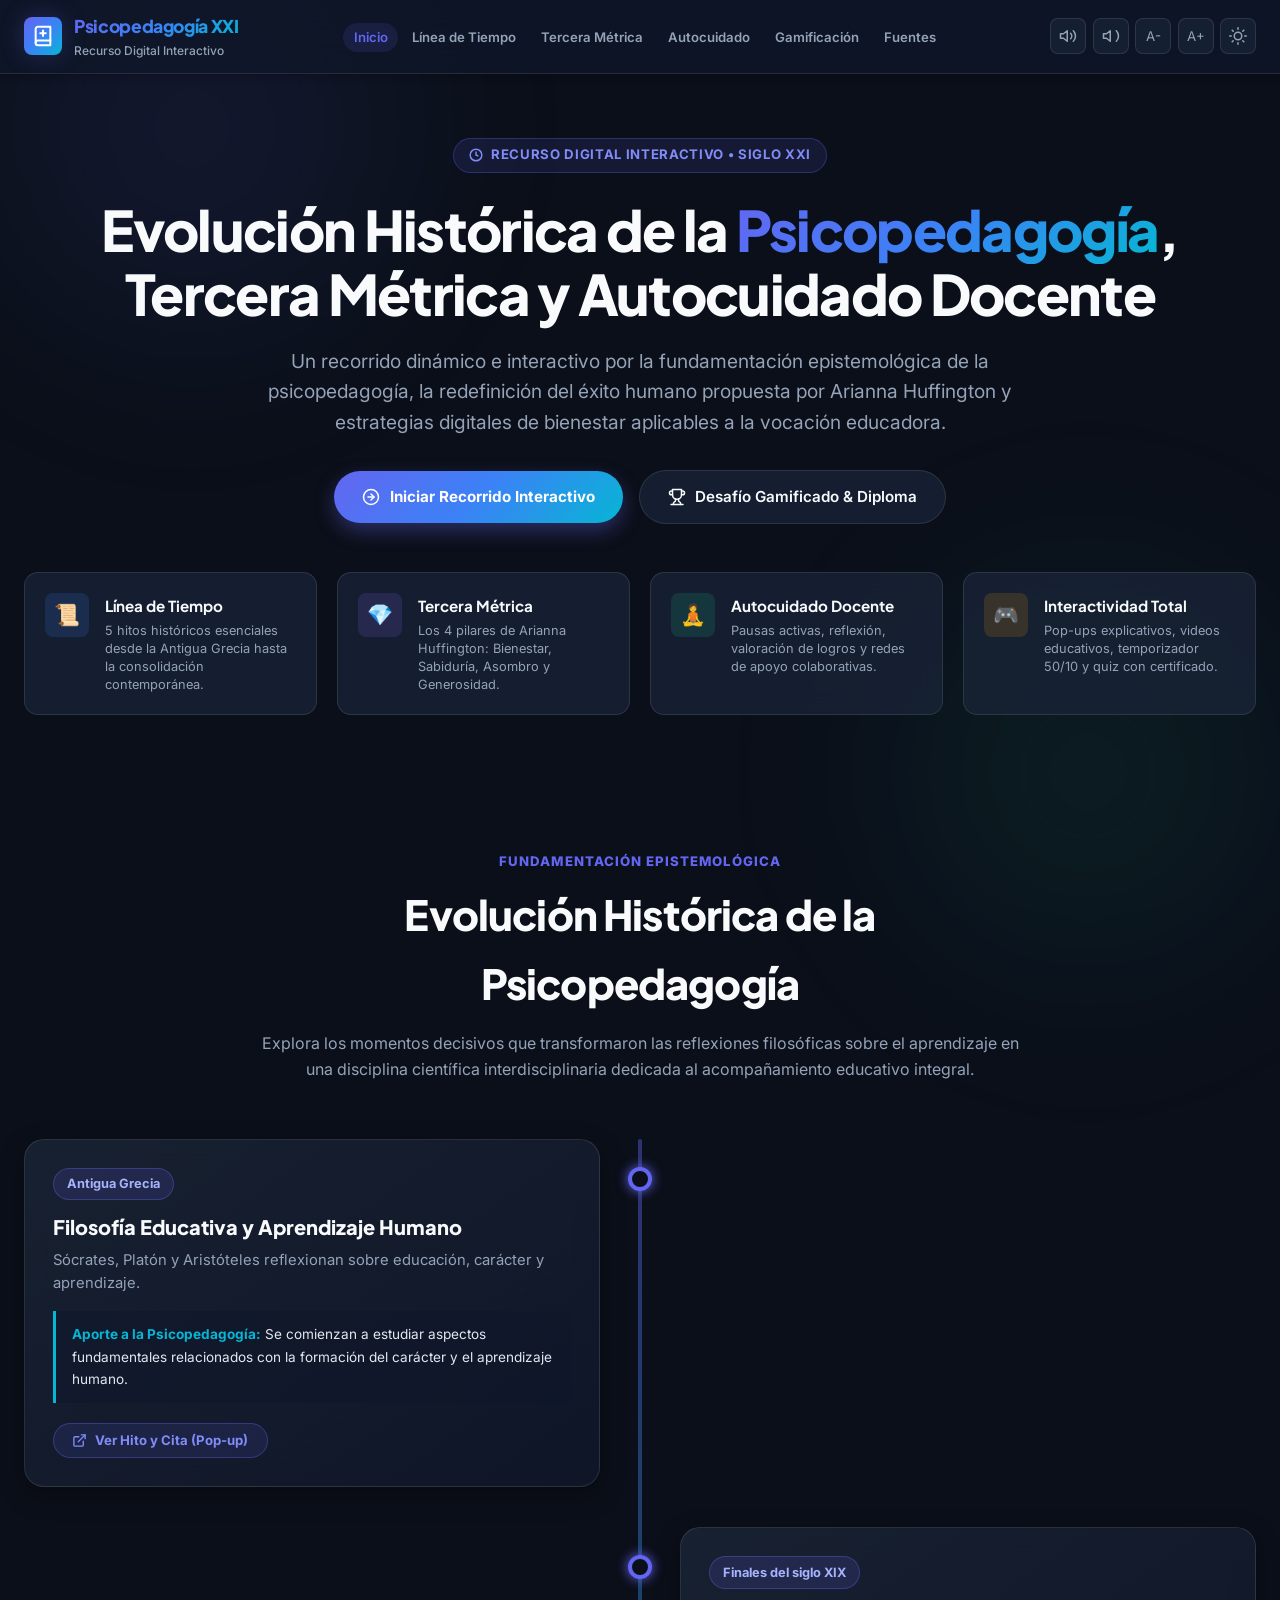
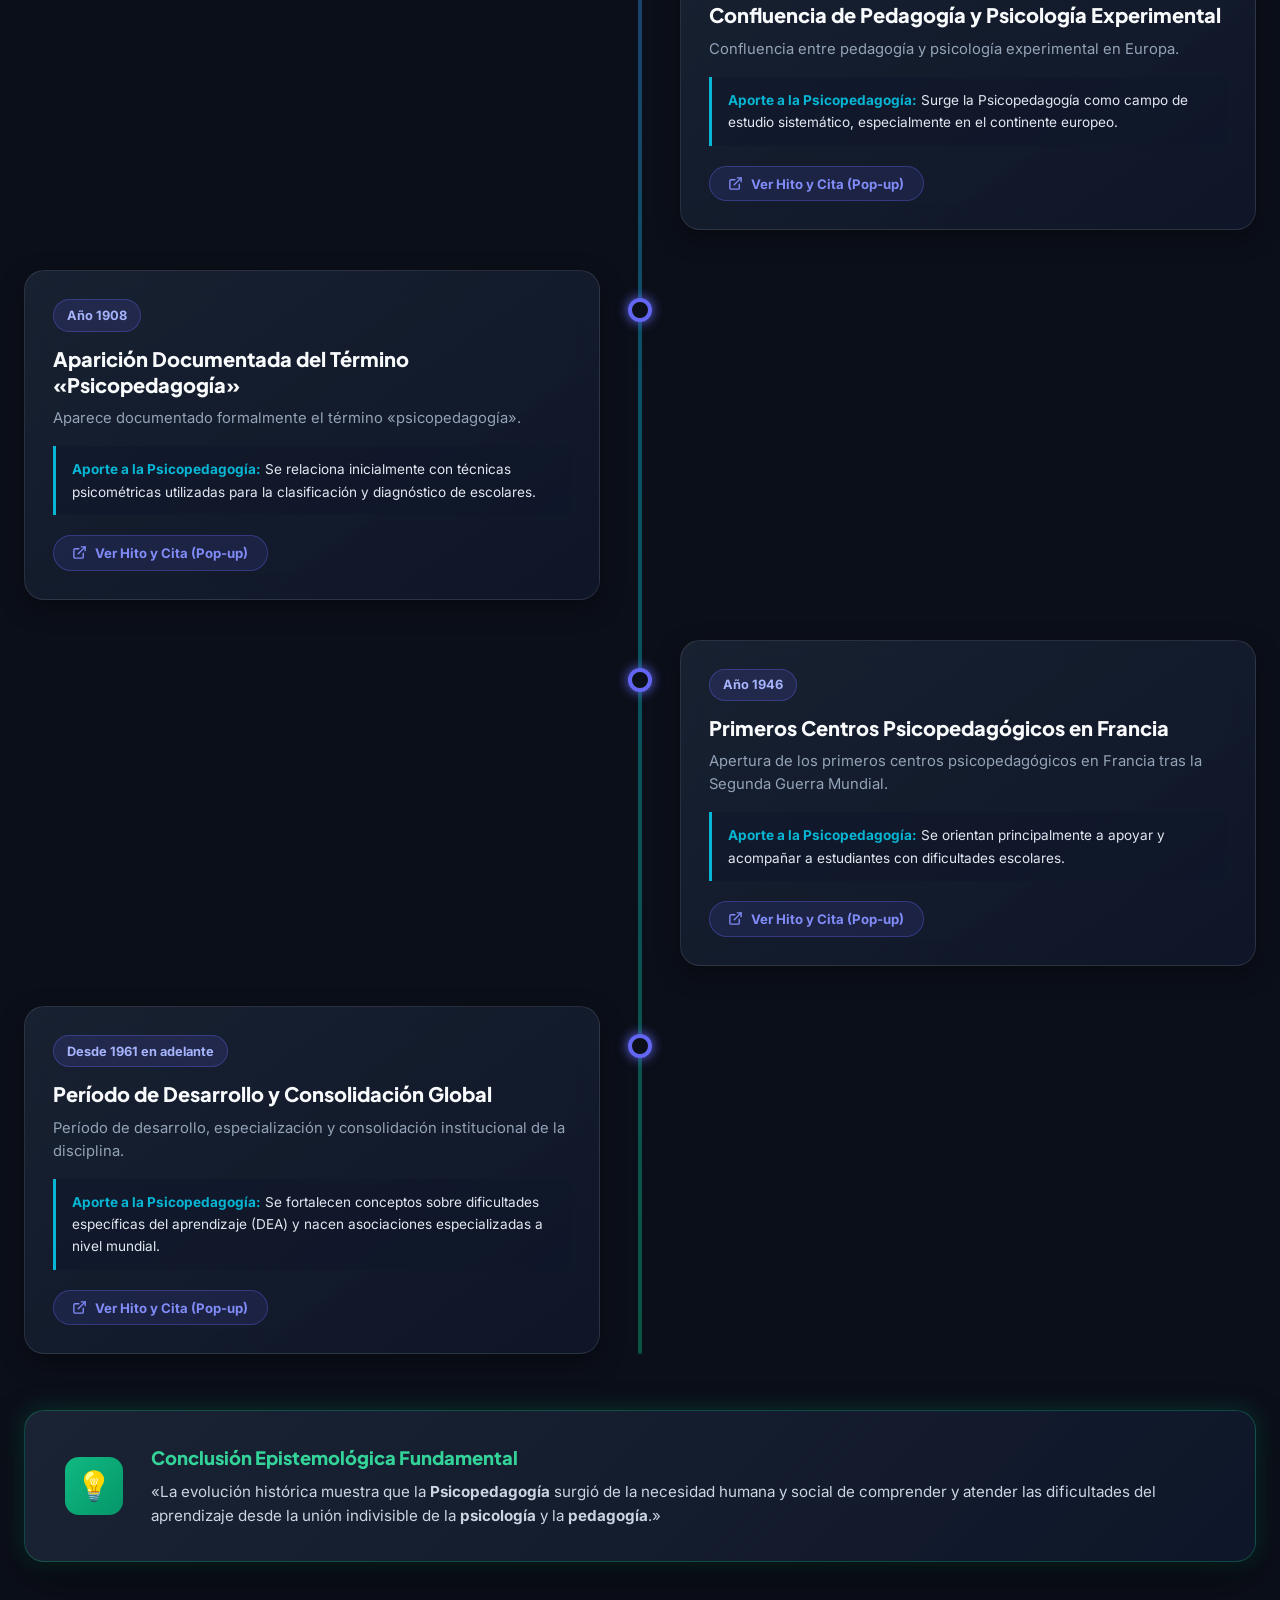
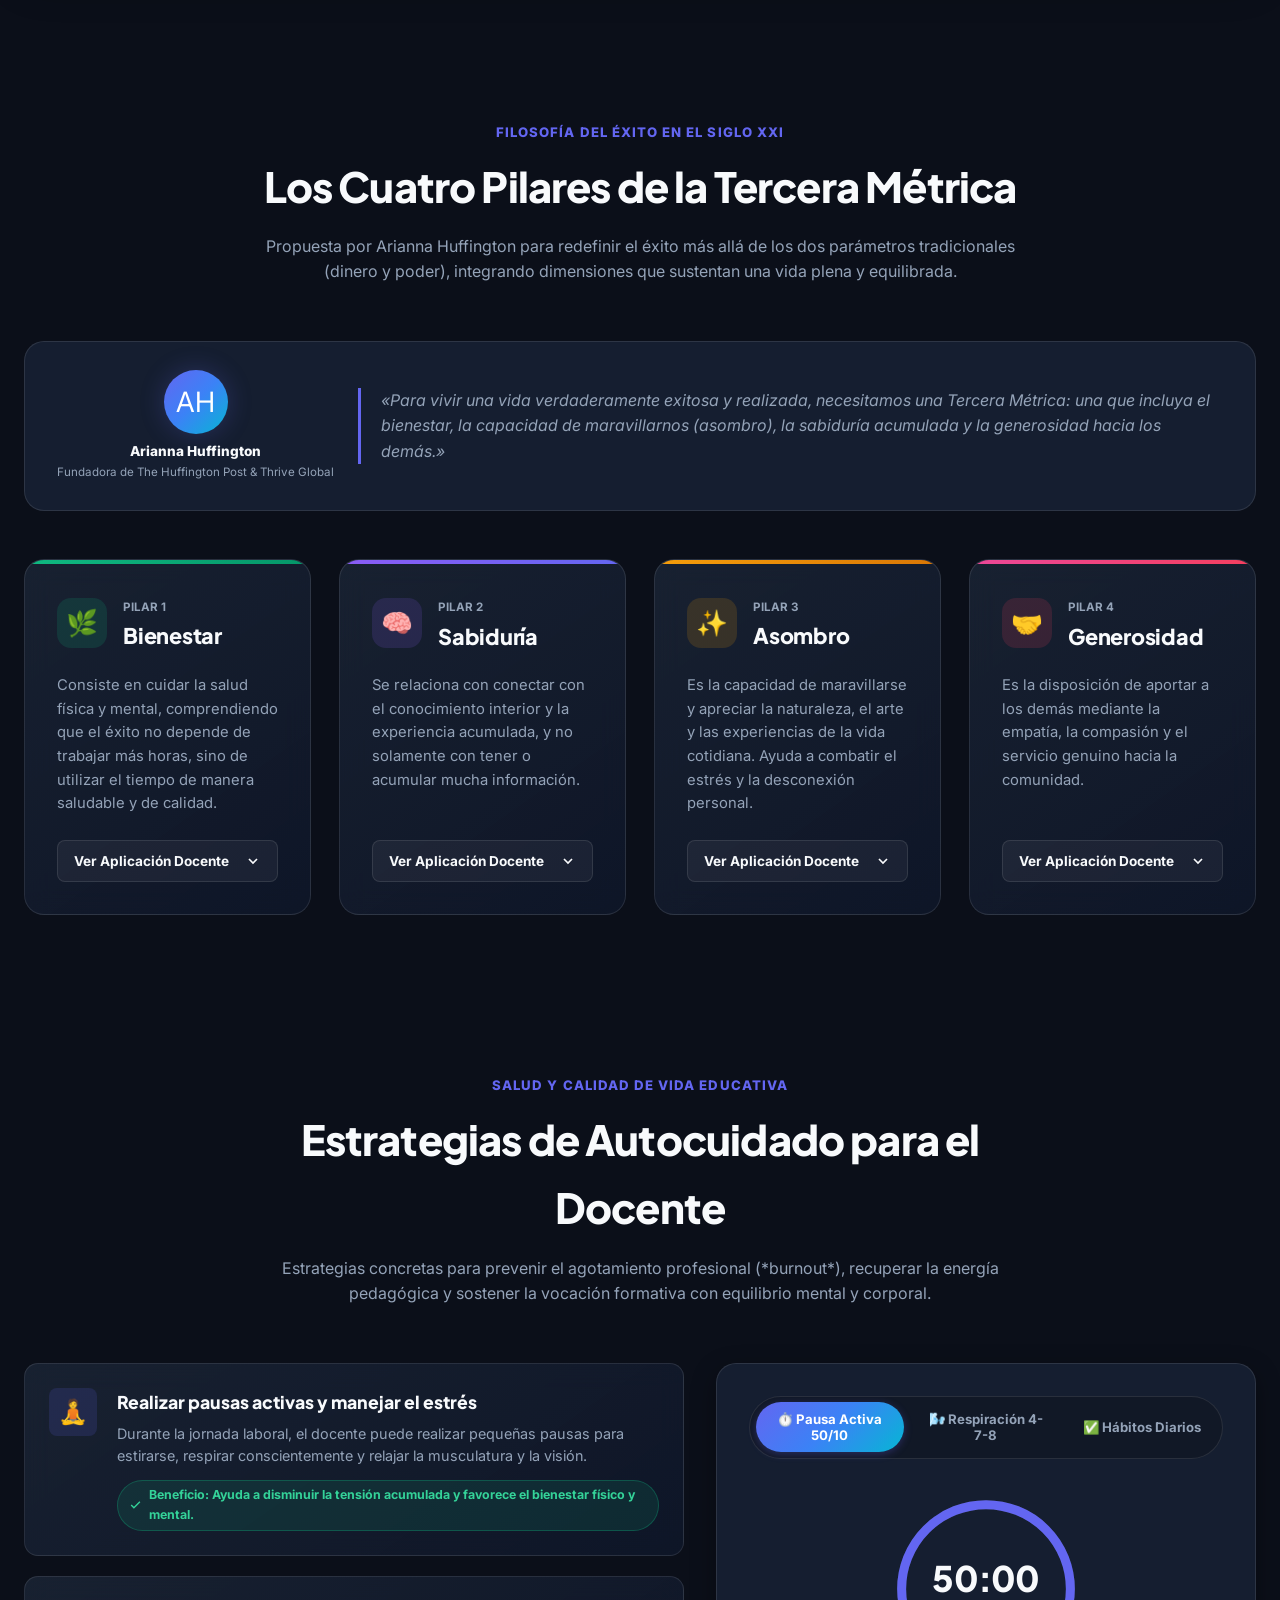
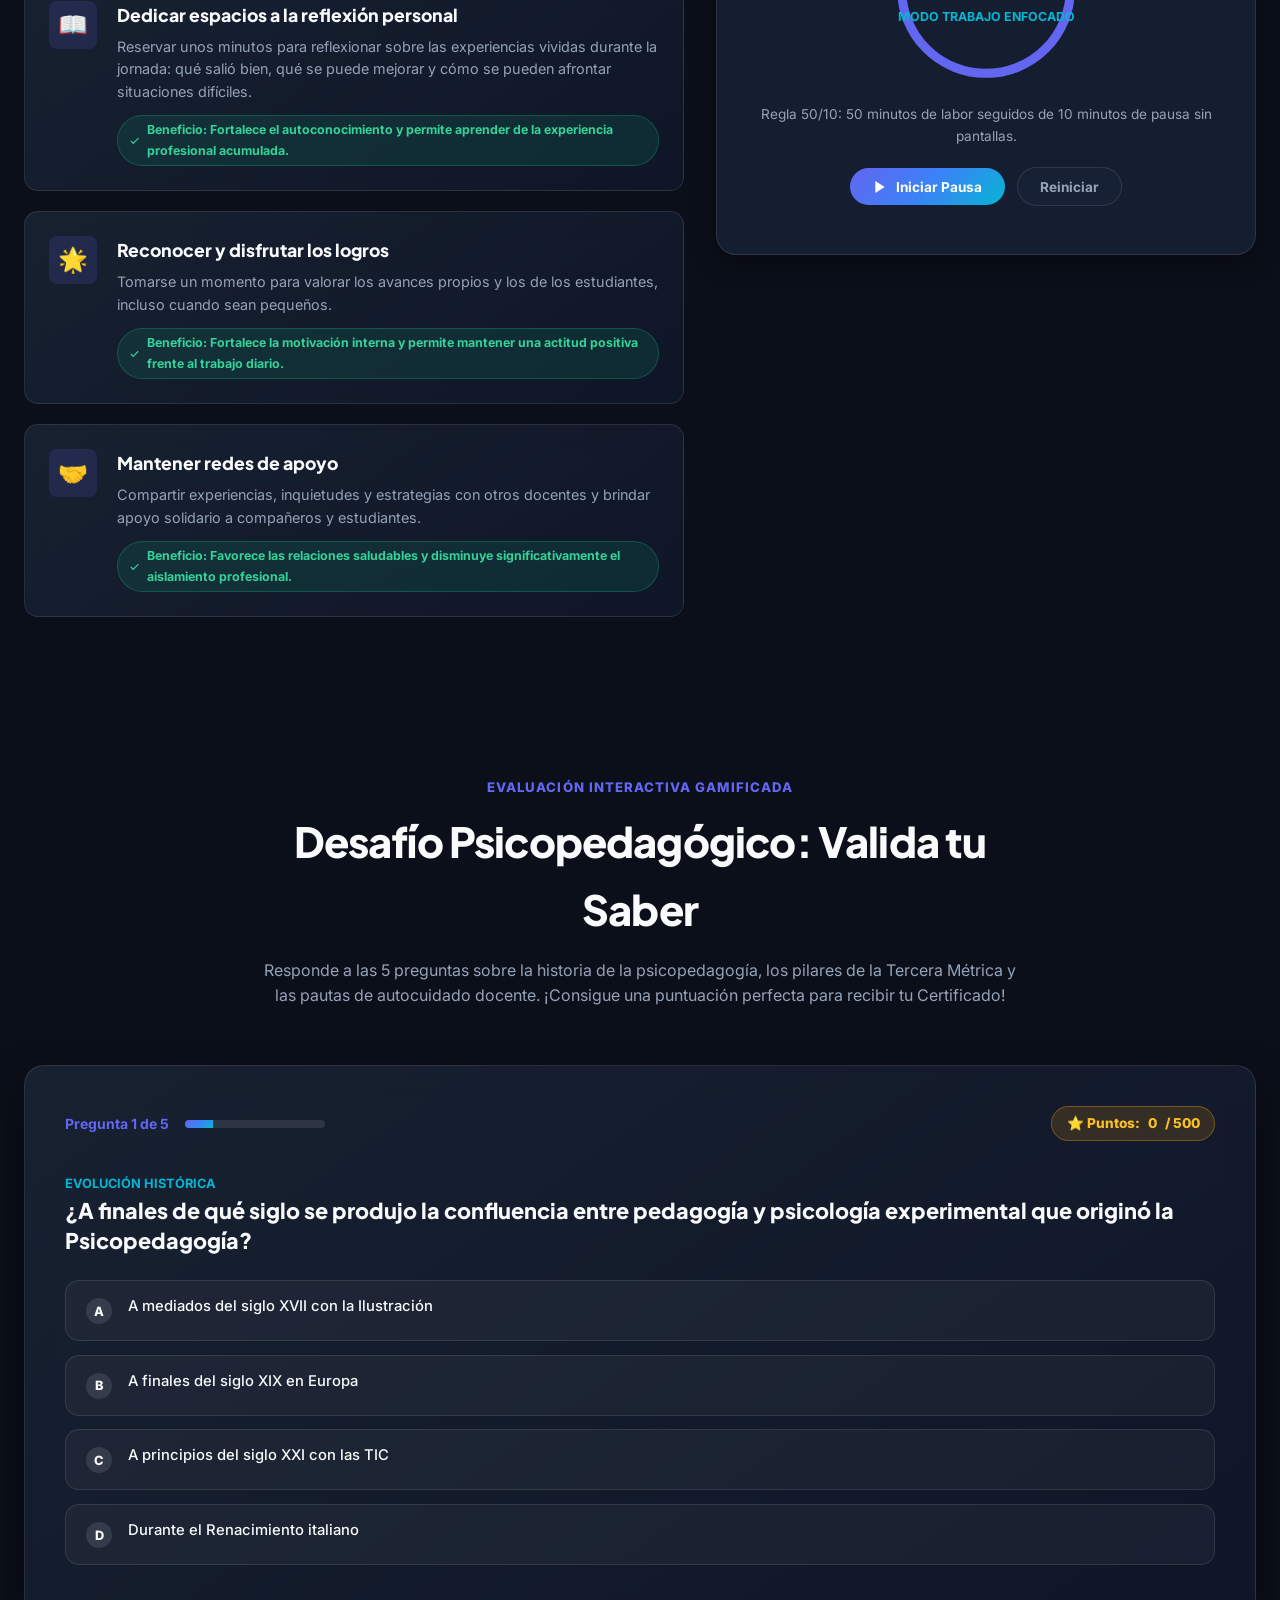
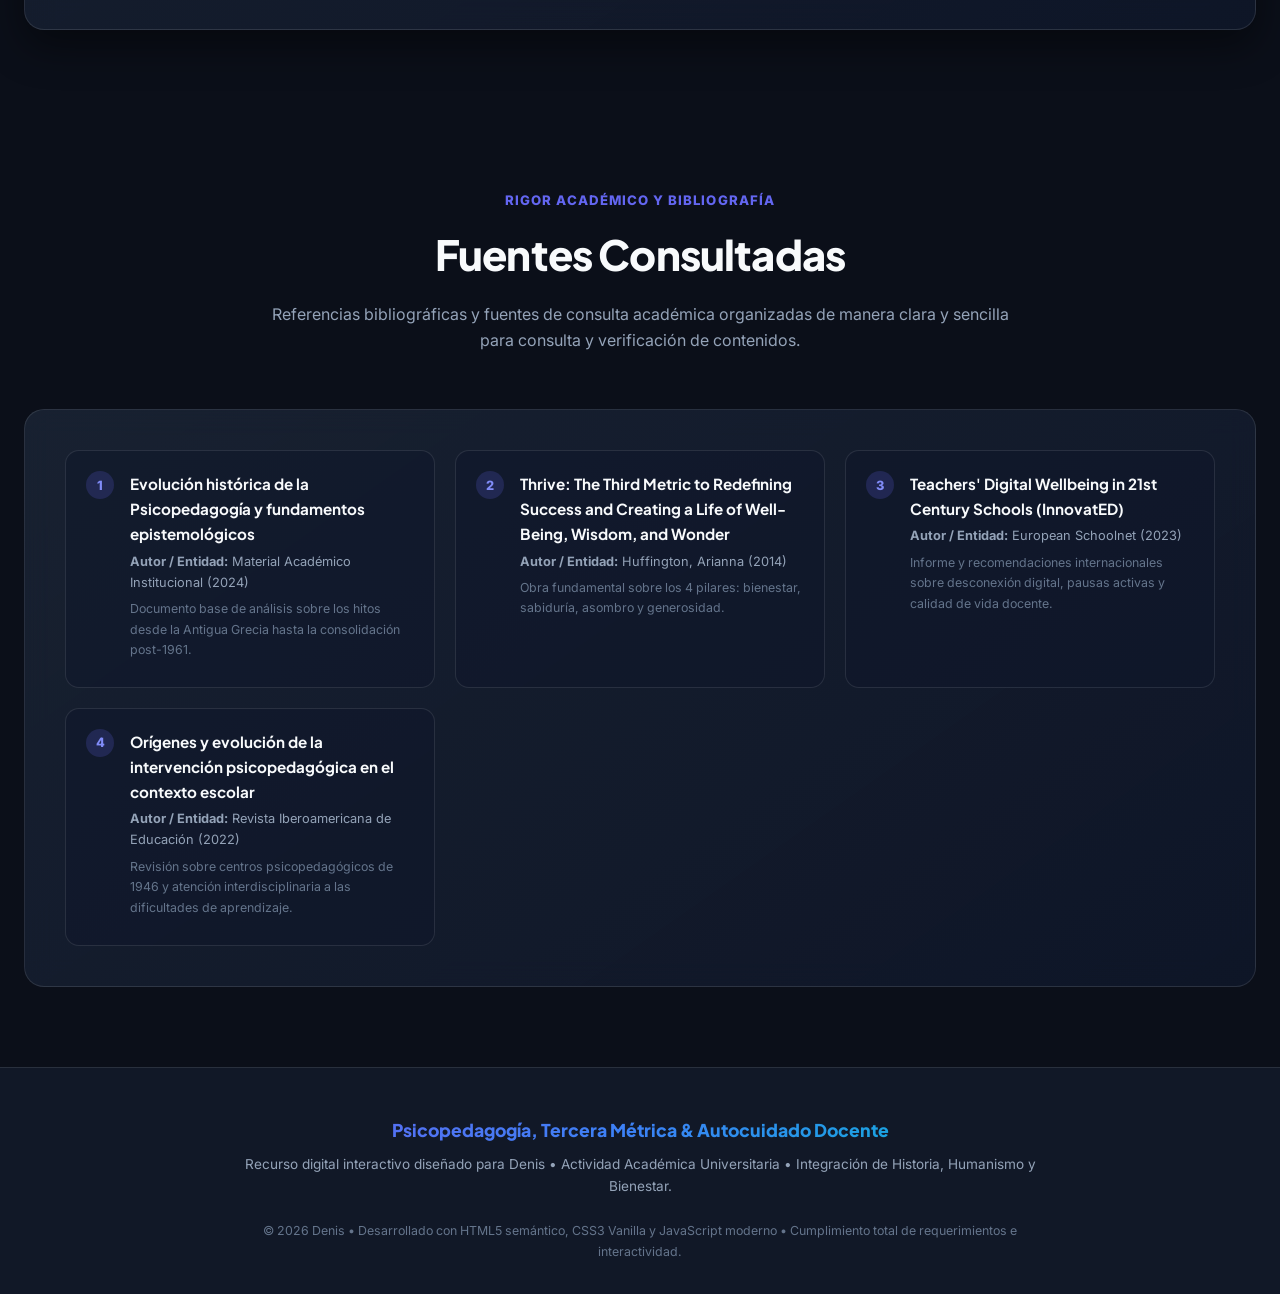
<file: 516 Denis/index.html>
<!DOCTYPE html>
<html lang="es" data-theme="dark">

<head>
  <meta charset="UTF-8">
  <meta name="viewport" content="width=device-width, initial-scale=1.0">
  <title>Evolución de la Psicopedagogía, Tercera Métrica y Autocuidado Docente | Recurso Interactivo</title>
  <meta name="description"
    content="Recurso digital interactivo que presenta la evolución histórica de la psicopedagogía, los cuatro pilares de la Tercera Métrica de Arianna Huffington y estrategias de autocuidado docente.">

  <!-- Tipografías de Google Fonts: Plus Jakarta Sans & Inter -->
  <link rel="preconnect" href="https://fonts.googleapis.com">
  <link rel="preconnect" href="https://fonts.gstatic.com" crossorigin>
  <link
    href="https://fonts.googleapis.com/css2?family=Inter:wght@300;400;500;600;700&family=Plus+Jakarta+Sans:wght@500;600;700;800;900&display=swap"
    rel="stylesheet">

  <link rel="stylesheet" href="styles.css">
</head>

<body>

  <!-- Barra de progreso de lectura superior -->
  <div class="reading-progress-bar" id="reading-progress" aria-hidden="true"></div>

  <!-- ========================================================================
       1. BARRA SUPERIOR DE NAVEGACIÓN Y HERRAMIENTAS ACCESIBLES
       ======================================================================== -->
  <header class="top-nav" role="banner">
    <div class="nav-container">
      <div class="brand">
        <div class="brand-icon" aria-hidden="true">
          <svg viewBox="0 0 24 24" fill="none" stroke="currentColor" stroke-width="2.2" stroke-linecap="round"
            stroke-linejoin="round">
            <path d="M4 19.5A2.5 2.5 0 0 1 6.5 17H20"></path>
            <path d="M6.5 2H20v20H6.5A2.5 2.5 0 0 1 4 19.5v-15A2.5 2.5 0 0 1 6.5 2z"></path>
            <path d="M12 6v6"></path>
            <path d="M9 9h6"></path>
          </svg>
        </div>
        <div class="brand-text">
          <h1>Psicopedagogía XXI</h1>
          <p>Recurso Digital Interactivo</p>
        </div>
      </div>

      <!-- Enlaces de navegación -->
      <nav role="navigation" aria-label="Navegación principal">
        <ul class="nav-links" id="nav-links">
          <li><a href="#hero" class="nav-link active">Inicio</a></li>
          <li><a href="#linea-tiempo" class="nav-link">Línea de Tiempo</a></li>
          <li><a href="#tercera-metrica" class="nav-link">Tercera Métrica</a></li>
          <li><a href="#autocuidado" class="nav-link">Autocuidado</a></li>
          <li><a href="#gamificacion" class="nav-link">Gamificación</a></li>
          <li><a href="#fuentes" class="nav-link">Fuentes</a></li>
        </ul>
      </nav>

      <!-- Herramientas de Accesibilidad y Control -->
      <div class="accessibility-tools">
        <!-- Narrador por voz (Web Speech API) -->
        <button id="btn-narrator" class="tool-btn btn-narrate" title="Escuchar narración del recurso por voz"
          aria-label="Activar narrador por voz">
          <svg width="18" height="18" viewBox="0 0 24 24" fill="none" stroke="currentColor" stroke-width="2"
            stroke-linecap="round" stroke-linejoin="round">
            <polygon points="11 5 6 9 2 9 2 15 6 15 11 19 11 5"></polygon>
            <path d="M15.54 8.46a5 5 0 0 1 0 7.07"></path>
            <path d="M19.07 4.93a10 10 0 0 1 0 14.14"></path>
          </svg>
        </button>

        <!-- Efectos de sonido sintetizados -->
        <button id="btn-audio-fx" class="tool-btn" title="Activar/Silenciar efectos de sonido"
          aria-label="Alternar efectos sonoros">
          <svg id="audio-icon" width="18" height="18" viewBox="0 0 24 24" fill="none" stroke="currentColor"
            stroke-width="2" stroke-linecap="round" stroke-linejoin="round">
            <polygon points="11 5 6 9 2 9 2 15 6 15 11 19 11 5"></polygon>
            <path d="M19.07 4.93a10 10 0 0 1 0 14.14"></path>
          </svg>
        </button>

        <!-- Ajuste de tipografía -->
        <button id="btn-font-dec" class="tool-btn" title="Disminuir tamaño de letra"
          aria-label="Disminuir tamaño de fuente">A-</button>
        <button id="btn-font-inc" class="tool-btn" title="Aumentar tamaño de letra"
          aria-label="Aumentar tamaño de fuente">A+</button>

        <!-- Cambio de Tema (Oscuro / Claro) -->
        <button id="btn-theme-toggle" class="tool-btn" title="Cambiar tema de color (Claro/Oscuro)"
          aria-label="Cambiar modo de contraste">
          <svg id="theme-icon" width="18" height="18" viewBox="0 0 24 24" fill="none" stroke="currentColor"
            stroke-width="2" stroke-linecap="round" stroke-linejoin="round">
            <circle cx="12" cy="12" r="5"></circle>
            <line x1="12" y1="1" x2="12" y2="3"></line>
            <line x1="12" y1="21" x2="12" y2="23"></line>
            <line x1="4.22" y1="4.22" x2="5.64" y2="5.64"></line>
            <line x1="18.36" y1="18.36" x2="19.78" y2="19.78"></line>
            <line x1="1" y1="12" x2="3" y2="12"></line>
            <line x1="21" y1="12" x2="23" y2="12"></line>
            <line x1="4.22" y1="19.78" x2="5.64" y2="18.36"></line>
            <line x1="18.36" y1="5.64" x2="19.78" y2="4.22"></line>
          </svg>
        </button>

        <!-- Botón menú hamburguesa móvil -->
        <button id="btn-mobile-menu" class="mobile-menu-toggle" aria-label="Abrir menú de navegación">
          <svg width="20" height="20" viewBox="0 0 24 24" fill="none" stroke="currentColor" stroke-width="2"
            stroke-linecap="round" stroke-linejoin="round">
            <line x1="3" y1="12" x2="21" y2="12"></line>
            <line x1="3" y1="6" x2="21" y2="6"></line>
            <line x1="3" y1="18" x2="21" y2="18"></line>
          </svg>
        </button>
      </div>
    </div>
  </header>

  <main id="main-content">
    <!-- ========================================================================
         2. SECCIÓN HERO (PORTADA PRINCIPAL)
         ======================================================================== -->
    <section class="hero-section" id="hero">
      <div class="badge-tag">
        <svg width="14" height="14" viewBox="0 0 24 24" fill="none" stroke="currentColor" stroke-width="2.5">
          <circle cx="12" cy="12" r="10"></circle>
          <polyline points="12 6 12 12 16 14"></polyline>
        </svg>
        Recurso Digital Interactivo • Siglo XXI
      </div>
      <h1 class="hero-title">
        Evolución Histórica de la <span class="gradient-text">Psicopedagogía</span>,<br>
        Tercera Métrica y Autocuidado Docente
      </h1>
      <p class="hero-subtitle">
        Un recorrido dinámico e interactivo por la fundamentación epistemológica de la psicopedagogía, la redefinición
        del éxito humano propuesta por Arianna Huffington y estrategias digitales de bienestar aplicables a la vocación
        educadora.
      </p>

      <div class="hero-actions">
        <a href="#linea-tiempo" class="btn-primary">
          <svg width="18" height="18" viewBox="0 0 24 24" fill="none" stroke="currentColor" stroke-width="2"
            stroke-linecap="round" stroke-linejoin="round">
            <circle cx="12" cy="12" r="10"></circle>
            <polyline points="12 16 16 12 12 8"></polyline>
            <line x1="8" y1="12" x2="16" y2="12"></line>
          </svg>
          Iniciar Recorrido Interactivo
        </a>
        <a href="#gamificacion" class="btn-secondary">
          <svg width="18" height="18" viewBox="0 0 24 24" fill="none" stroke="currentColor" stroke-width="2"
            stroke-linecap="round" stroke-linejoin="round">
            <path d="M6 9H4.5a2.5 2.5 0 0 1 0-5H6"></path>
            <path d="M18 9h1.5a2.5 2.5 0 0 0 0-5H18"></path>
            <path d="M4 22h16"></path>
            <path d="M10 14.66V17c0 .55-.47.98-.97 1.21C7.85 18.75 7 20.24 7 22"></path>
            <path d="M14 14.66V17c0 .55.47.98.97 1.21C16.15 18.75 17 20.24 17 22"></path>
            <path d="M18 2H6v7a6 6 0 0 0 12 0V2Z"></path>
          </svg>
          Desafío Gamificado & Diploma
        </a>
      </div>

      <!-- Tarjetas de Requisitos Clave en Hero -->
      <div class="hero-pills-grid">
        <div class="pill-card">
          <div class="pill-icon blue">📜</div>
          <div class="pill-body">
            <h4>Línea de Tiempo</h4>
            <p>5 hitos históricos esenciales desde la Antigua Grecia hasta la consolidación contemporánea.</p>
          </div>
        </div>
        <div class="pill-card">
          <div class="pill-icon purple">💎</div>
          <div class="pill-body">
            <h4>Tercera Métrica</h4>
            <p>Los 4 pilares de Arianna Huffington: Bienestar, Sabiduría, Asombro y Generosidad.</p>
          </div>
        </div>
        <div class="pill-card">
          <div class="pill-icon teal">🧘</div>
          <div class="pill-body">
            <h4>Autocuidado Docente</h4>
            <p>Pausas activas, reflexión, valoración de logros y redes de apoyo colaborativas.</p>
          </div>
        </div>
        <div class="pill-card">
          <div class="pill-icon amber">🎮</div>
          <div class="pill-body">
            <h4>Interactividad Total</h4>
            <p>Pop-ups explicativos, videos educativos, temporizador 50/10 y quiz con certificado.</p>
          </div>
        </div>
      </div>
    </section>

    <!-- ========================================================================
         3. SECCIÓN: LÍNEA DE TIEMPO INTERACTIVA CON POP-UPS
         ======================================================================== -->
    <section class="content-section" id="linea-tiempo">
      <div class="section-header">
        <div class="section-category">Fundamentación Epistemológica</div>
        <h2 class="section-title">Evolución Histórica de la Psicopedagogía</h2>
        <p class="section-desc">
          Explora los momentos decisivos que transformaron las reflexiones filosóficas sobre el aprendizaje en una
          disciplina científica interdisciplinaria dedicada al acompañamiento educativo integral.
        </p>
      </div>

      <div class="timeline-container">
        <div class="timeline-track" aria-hidden="true"></div>
        <div class="timeline-items" id="timeline-cards-container">
          <!-- Inyectado dinámicamente desde data.js para máxima reactividad -->
        </div>
      </div>

      <!-- Conclusión Epistemológica del Documento Base -->
      <div class="epistemic-summary-card">
        <div class="epistemic-icon" aria-hidden="true">💡</div>
        <div class="epistemic-text">
          <h4>Conclusión Epistemológica Fundamental</h4>
          <p>
            «La evolución histórica muestra que la <strong>Psicopedagogía</strong> surgió de la necesidad humana y
            social de comprender y atender las dificultades del aprendizaje desde la unión indivisible de la
            <strong>psicología</strong> y la <strong>pedagogía</strong>.»
          </p>
        </div>
      </div>
    </section>

    <!-- ========================================================================
         4. SECCIÓN: LOS CUATRO PILARES DE LA TERCERA MÉTRICA
         ======================================================================== -->
    <section class="content-section" id="tercera-metrica">
      <div class="section-header">
        <div class="section-category">Filosofía del Éxito en el Siglo XXI</div>
        <h2 class="section-title">Los Cuatro Pilares de la Tercera Métrica</h2>
        <p class="section-desc">
          Propuesta por Arianna Huffington para redefinir el éxito más allá de los dos parámetros tradicionales (dinero
          y poder), integrando dimensiones que sustentan una vida plena y equilibrada.
        </p>
      </div>

      <!-- Tarjeta Introductoria de la Autora -->
      <div class="third-metric-intro">
        <div class="author-badge">
          <div class="author-avatar" aria-hidden="true">AH</div>
          <span class="author-name">Arianna Huffington</span>
          <span class="author-role">Fundadora de The Huffington Post & Thrive Global</span>
        </div>
        <div class="third-metric-quote">
          «Para vivir una vida verdaderamente exitosa y realizada, necesitamos una Tercera Métrica: una que incluya el
          bienestar, la capacidad de maravillarnos (asombro), la sabiduría acumulada y la generosidad hacia los demás.»
        </div>
      </div>

      <!-- Grid de los 4 Pilares Interactivos -->
      <div class="pillars-grid" id="pillars-container">
        <!-- Inyectado dinámicamente desde data.js con botones interactivos -->
      </div>
    </section>

    <!-- ========================================================================
         5. SECCIÓN: ESTRATEGIAS DE AUTOCUIDADO DOCENTE Y WIDGET PRÁCTICO
         ======================================================================== -->
    <section class="content-section" id="autocuidado">
      <div class="section-header">
        <div class="section-category">Salud y Calidad de Vida Educativa</div>
        <h2 class="section-title">Estrategias de Autocuidado para el Docente</h2>
        <p class="section-desc">
          Estrategias concretas para prevenir el agotamiento profesional (*burnout*), recuperar la energía pedagógica y
          sostener la vocación formativa con equilibrio mental y corporal.
        </p>
      </div>

      <div class="selfcare-grid">
        <!-- Lista de 4 Estrategias de Información .md -->
        <div class="strategies-list" id="strategies-container">
          <!-- Inyectado dinámicamente desde data.js -->
        </div>

        <!-- Widget Interactivo de Autocuidado Práctico -->
        <div class="selfcare-toolkit-widget">
          <div class="widget-tabs" role="tablist">
            <button class="widget-tab-btn active" data-tab="tab-timer" role="tab" aria-selected="true">
              ⏱️ Pausa Activa 50/10
            </button>
            <button class="widget-tab-btn" data-tab="tab-breath" role="tab" aria-selected="false">
              🌬️ Respiración 4-7-8
            </button>
            <button class="widget-tab-btn" data-tab="tab-checklist" role="tab" aria-selected="false">
              ✅ Hábitos Diarios
            </button>
          </div>

          <!-- Panel 1: Temporizador 50/10 -->
          <div class="widget-tab-panel active" id="tab-timer" role="tabpanel">
            <div class="timer-container">
              <div class="timer-circle-wrap">
                <svg class="timer-svg" viewBox="0 0 160 160">
                  <circle class="timer-track-circle" cx="80" cy="80" r="75"></circle>
                  <circle class="timer-fill-circle" id="timer-circle-fill" cx="80" cy="80" r="75"></circle>
                </svg>
                <div class="timer-display">
                  <div class="timer-time" id="timer-display-text">50:00</div>
                  <div class="timer-state-label" id="timer-mode-label">Modo Trabajo Enfocado</div>
                </div>
              </div>
              <p style="font-size: 0.85rem; color: var(--text-muted); margin-bottom: 1.25rem;">
                Regla 50/10: 50 minutos de labor seguidos de 10 minutos de pausa sin pantallas.
              </p>
              <div class="timer-controls">
                <button class="timer-btn start" id="btn-start-timer">
                  <svg width="16" height="16" viewBox="0 0 24 24" fill="currentColor">
                    <polygon points="5 3 19 12 5 21 5 3"></polygon>
                  </svg>
                  <span id="timer-start-label">Iniciar Pausa</span>
                </button>
                <button class="timer-btn reset" id="btn-reset-timer">Reiniciar</button>
              </div>
            </div>
          </div>

          <!-- Panel 2: Guía de Respiración Consciente 4-7-8 -->
          <div class="widget-tab-panel" id="tab-breath" role="tabpanel">
            <div class="breathing-container">
              <div class="breath-instruction" id="breath-status-text">Presiona Iniciar para calmar el sistema nervioso
              </div>
              <div class="breath-circle" id="breath-visual-circle">
                <span style="font-size: 2.2rem;">🧘</span>
              </div>
              <div class="breath-subtext" id="breath-timer-counter">Inhala (4s) • Retén (7s) • Exhala (8s)</div>
              <div class="timer-controls">
                <button class="timer-btn start" id="btn-start-breath">Iniciar Guía Guiada</button>
                <button class="timer-btn reset" id="btn-stop-breath">Detener</button>
              </div>
            </div>
          </div>

          <!-- Panel 3: Checklist Diario de Hábitos de Autocuidado -->
          <div class="widget-tab-panel" id="tab-checklist" role="tabpanel">
            <div style="padding: 0.5rem 0;">
              <h4 style="font-size: 0.95rem; font-weight: 700; margin-bottom: 0.75rem;">Compromisos de Bienestar Hoy:
              </h4>
              <div style="display: flex; flex-direction: column; gap: 0.65rem;" id="daily-checklist-items">
                <label style="display: flex; align-items: center; gap: 0.75rem; font-size: 0.875rem; cursor: pointer;">
                  <input type="checkbox" style="width: 18px; height: 18px; accent-color: var(--accent-indigo);">
                  <span>Tomar al menos 2 pausas activas durante la jornada</span>
                </label>
                <label style="display: flex; align-items: center; gap: 0.75rem; font-size: 0.875rem; cursor: pointer;">
                  <input type="checkbox" style="width: 18px; height: 18px; accent-color: var(--accent-indigo);">
                  <span>5 minutos de reflexión consciente al terminar clases</span>
                </label>
                <label style="display: flex; align-items: center; gap: 0.75rem; font-size: 0.875rem; cursor: pointer;">
                  <input type="checkbox" style="width: 18px; height: 18px; accent-color: var(--accent-indigo);">
                  <span>Identificar y celebrar 1 logro de un estudiante</span>
                </label>
                <label style="display: flex; align-items: center; gap: 0.75rem; font-size: 0.875rem; cursor: pointer;">
                  <input type="checkbox" style="width: 18px; height: 18px; accent-color: var(--accent-indigo);">
                  <span>Conversar o colaborar solidariamente con un colega</span>
                </label>
                <label style="display: flex; align-items: center; gap: 0.75rem; font-size: 0.875rem; cursor: pointer;">
                  <input type="checkbox" style="width: 18px; height: 18px; accent-color: var(--accent-indigo);">
                  <span>Desconexión total de correos y pantallas antes de dormir</span>
                </label>
              </div>
              <div style="margin-top: 1.25rem; font-size: 0.8rem; color: #34d399; font-weight: 600;"
                id="checklist-feedback">
                ¡Cada pequeño hábito protege tu salud física y mental!
              </div>
            </div>
          </div>
        </div>
      </div>
    </section>

    <!-- ========================================================================
         6. SECCIÓN: GAMIFICACIÓN (DESAFÍO PSICOPEDAGÓGICO & CERTIFICADO)
         ======================================================================== -->
    <section class="content-section" id="gamificacion">
      <div class="section-header">
        <div class="section-category">Evaluación Interactiva Gamificada</div>
        <h2 class="section-title">Desafío Psicopedagógico: Valida tu Saber</h2>
        <p class="section-desc">
          Responde a las 5 preguntas sobre la historia de la psicopedagogía, los pilares de la Tercera Métrica y las
          pautas de autocuidado docente. ¡Consigue una puntuación perfecta para recibir tu Certificado!
        </p>
      </div>

      <div class="quiz-wrapper">
        <!-- Vista del Cuestionario Activo -->
        <div id="quiz-question-view">
          <div class="quiz-top-bar">
            <div class="quiz-progress-info">
              <span class="quiz-step-label" id="quiz-step-text">Pregunta 1 de 5</span>
              <div class="quiz-progress-track">
                <div class="quiz-progress-bar" id="quiz-progress-bar"></div>
              </div>
            </div>
            <div class="quiz-score-badge">
              <span>⭐ Puntos:</span>
              <span id="quiz-score-count">0</span> / 500
            </div>
          </div>

          <div class="quiz-question-box">
            <span style="font-size: 0.8rem; font-weight: 700; color: var(--accent-cyan); text-transform: uppercase;"
              id="quiz-q-category">Categoría</span>
            <h3 id="quiz-q-title">Cargando pregunta...</h3>
          </div>

          <div class="quiz-options-list" id="quiz-options-box">
            <!-- Botones de opciones inyectados desde app.js -->
          </div>

          <!-- Caja de Retroalimentación Inmediata Formativa -->
          <div class="quiz-feedback-box" id="quiz-feedback-box">
            <div class="quiz-feedback-icon" id="quiz-fb-icon">💡</div>
            <div class="quiz-feedback-text">
              <h4 id="quiz-fb-title">Explicación</h4>
              <p id="quiz-fb-desc">Detalle pedagógico formativo...</p>
            </div>
          </div>

          <div class="quiz-actions">
            <button class="btn-next-question" id="btn-next-q">
              <span>Siguiente Pregunta</span>
              <svg width="18" height="18" viewBox="0 0 24 24" fill="none" stroke="currentColor" stroke-width="2">
                <polyline points="9 18 15 12 9 6"></polyline>
              </svg>
            </button>
          </div>
        </div>

        <!-- Vista de Resultados y Certificado / Diploma Final -->
        <div class="quiz-result-view" id="quiz-result-view">
          <div class="result-trophy">🏆</div>
          <h3 class="result-title">¡Desafío Completado con Éxito!</h3>
          <p class="result-score-highlight" id="result-score-summary">Has obtenido 500 de 500 puntos</p>

          <!-- Diploma Personalizable Imprimible -->
          <div class="certificate-container" id="printable-certificate">
            <div class="cert-seal">★</div>
            <div class="cert-header">
              <h3>Diploma de Reconocimiento</h3>
              <p>Formación Integral en Psicopedagogía & Tercera Métrica</p>
            </div>
            <div class="cert-body-label">Otorgado con distinción a:</div>
            <input type="text" class="cert-user-name-input" id="cert-student-name" value="Denis"
              title="Escribe tu nombre para personalizar el diploma" placeholder="Escribe tu nombre aquí">
            <p class="cert-description">
              Por haber demostrado un conocimiento profundo en la evolución epistemológica de la Psicopedagogía, la
              adopción de los principios de la Tercera Métrica y el compromiso con el autocuidado docente.
            </p>
            <div class="cert-footer-row">
              <div>
                <strong>Fecha de Emisión:</strong> <span id="cert-date-text">13 de septiembre de 2026</span>
              </div>
              <div>
                <strong>Acreditación:</strong> Recurso Educativo Digital XXI
              </div>
            </div>
          </div>

          <div class="cert-actions">
            <button class="btn-primary" id="btn-print-cert">
              <svg width="18" height="18" viewBox="0 0 24 24" fill="none" stroke="currentColor" stroke-width="2">
                <polyline points="6 9 6 2 18 2 18 9"></polyline>
                <path d="M6 18H4a2 2 0 0 1-2-2v-5a2 2 0 0 1 2-2h16a2 2 0 0 1 2 2v5a2 2 0 0 1-2 2h-2"></path>
                <rect x="6" y="14" width="12" height="8"></rect>
              </svg>
              Imprimir o Guardar Diploma en PDF
            </button>
            <button class="btn-secondary" id="btn-retry-quiz">
              <svg width="18" height="18" viewBox="0 0 24 24" fill="none" stroke="currentColor" stroke-width="2">
                <polyline points="1 4 1 10 7 10"></polyline>
                <polyline points="23 20 23 14 17 14"></polyline>
                <path d="M20.49 9A9 9 0 0 0 5.64 5.64L1 10m22 4l-4.64 4.36A9 9 0 0 1 3.51 15"></path>
              </svg>
              Reintentar Desafío
            </button>
          </div>
        </div>
      </div>
    </section>


    <!-- ========================================================================
         8. SECCIÓN: FUENTES CONSULTADAS
         ======================================================================== -->
    <section class="content-section" id="fuentes">
      <div class="section-header">
        <div class="section-category">Rigor Académico y Bibliografía</div>
        <h2 class="section-title">Fuentes Consultadas</h2>
        <p class="section-desc">
          Referencias bibliográficas y fuentes de consulta académica organizadas de manera clara y sencilla para
          consulta y verificación de contenidos.
        </p>
      </div>

      <div class="sources-card">
        <ul class="sources-list" id="sources-container">
          <!-- Inyectado dinámicamente desde data.js -->
        </ul>
      </div>
    </section>
  </main>

  <!-- ========================================================================
       9. VENTANA EMERGENTE (POP-UP MODAL REUTILIZABLE)
       ======================================================================== -->
  <div class="modal-overlay" id="app-modal" role="dialog" aria-modal="true" aria-labelledby="modal-headline">
    <div class="modal-window">
      <div class="modal-header">
        <div class="modal-title-wrap">
          <span id="modal-badge-label">Hito Histórico</span>
          <h3 id="modal-headline">Título del Hito</h3>
        </div>
        <button class="btn-close-modal" id="btn-close-modal" aria-label="Cerrar ventana emergente">
          <svg width="18" height="18" viewBox="0 0 24 24" fill="none" stroke="currentColor" stroke-width="2.5">
            <line x1="18" y1="6" x2="6" y2="18"></line>
            <line x1="6" y1="6" x2="18" y2="18"></line>
          </svg>
        </button>
      </div>
      <div class="modal-body">
        <div class="modal-quote-box" id="modal-quote-text">
          «Cita textual célebre...»
        </div>
        <div class="modal-section-title">
          <svg width="16" height="16" viewBox="0 0 24 24" fill="none" stroke="currentColor" stroke-width="2">
            <circle cx="12" cy="12" r="10"></circle>
            <line x1="12" y1="16" x2="12" y2="12"></line>
            <line x1="12" y1="8" x2="12.01" y2="8"></line>
          </svg>
          Contexto y Fundamentos
        </div>
        <p class="modal-text" id="modal-context-desc">Descripción contextual...</p>

        <div class="modal-section-title">
          <svg width="16" height="16" viewBox="0 0 24 24" fill="none" stroke="currentColor" stroke-width="2">
            <polygon
              points="12 2 15.09 8.26 22 9.27 17 14.14 18.18 21.02 12 17.77 5.82 21.02 7 14.14 2 9.27 8.91 8.26 12 2">
            </polygon>
          </svg>
          Relevancia para la Psicopedagogía
        </div>
        <p class="modal-text" id="modal-impact-desc">Aporte e impacto formativo...</p>
      </div>
      <div class="modal-footer">
        <button class="btn-secondary" id="btn-modal-ok">Entendido</button>
      </div>
    </div>
  </div>

  <!-- ========================================================================
       10. PIE DE PÁGINA (FOOTER)
       ======================================================================== -->
  <footer class="app-footer" role="contentinfo">
    <div class="footer-content">
      <div class="footer-brand">Psicopedagogía, Tercera Métrica & Autocuidado Docente</div>
      <p class="footer-desc">
        Recurso digital interactivo diseñado para Denis • Actividad Académica Universitaria • Integración de Historia,
        Humanismo y Bienestar.
      </p>
      <div class="footer-copyright">
        © 2026 Denis • Desarrollado con HTML5 semántico, CSS3 Vanilla y JavaScript moderno • Cumplimiento total de
        requerimientos e interactividad.
      </div>
    </div>
  </footer>

  <!-- Archivos de Scripts -->
  <script src="data.js"></script>
  <script src="app.js"></script>
</body>

</html>
</file>
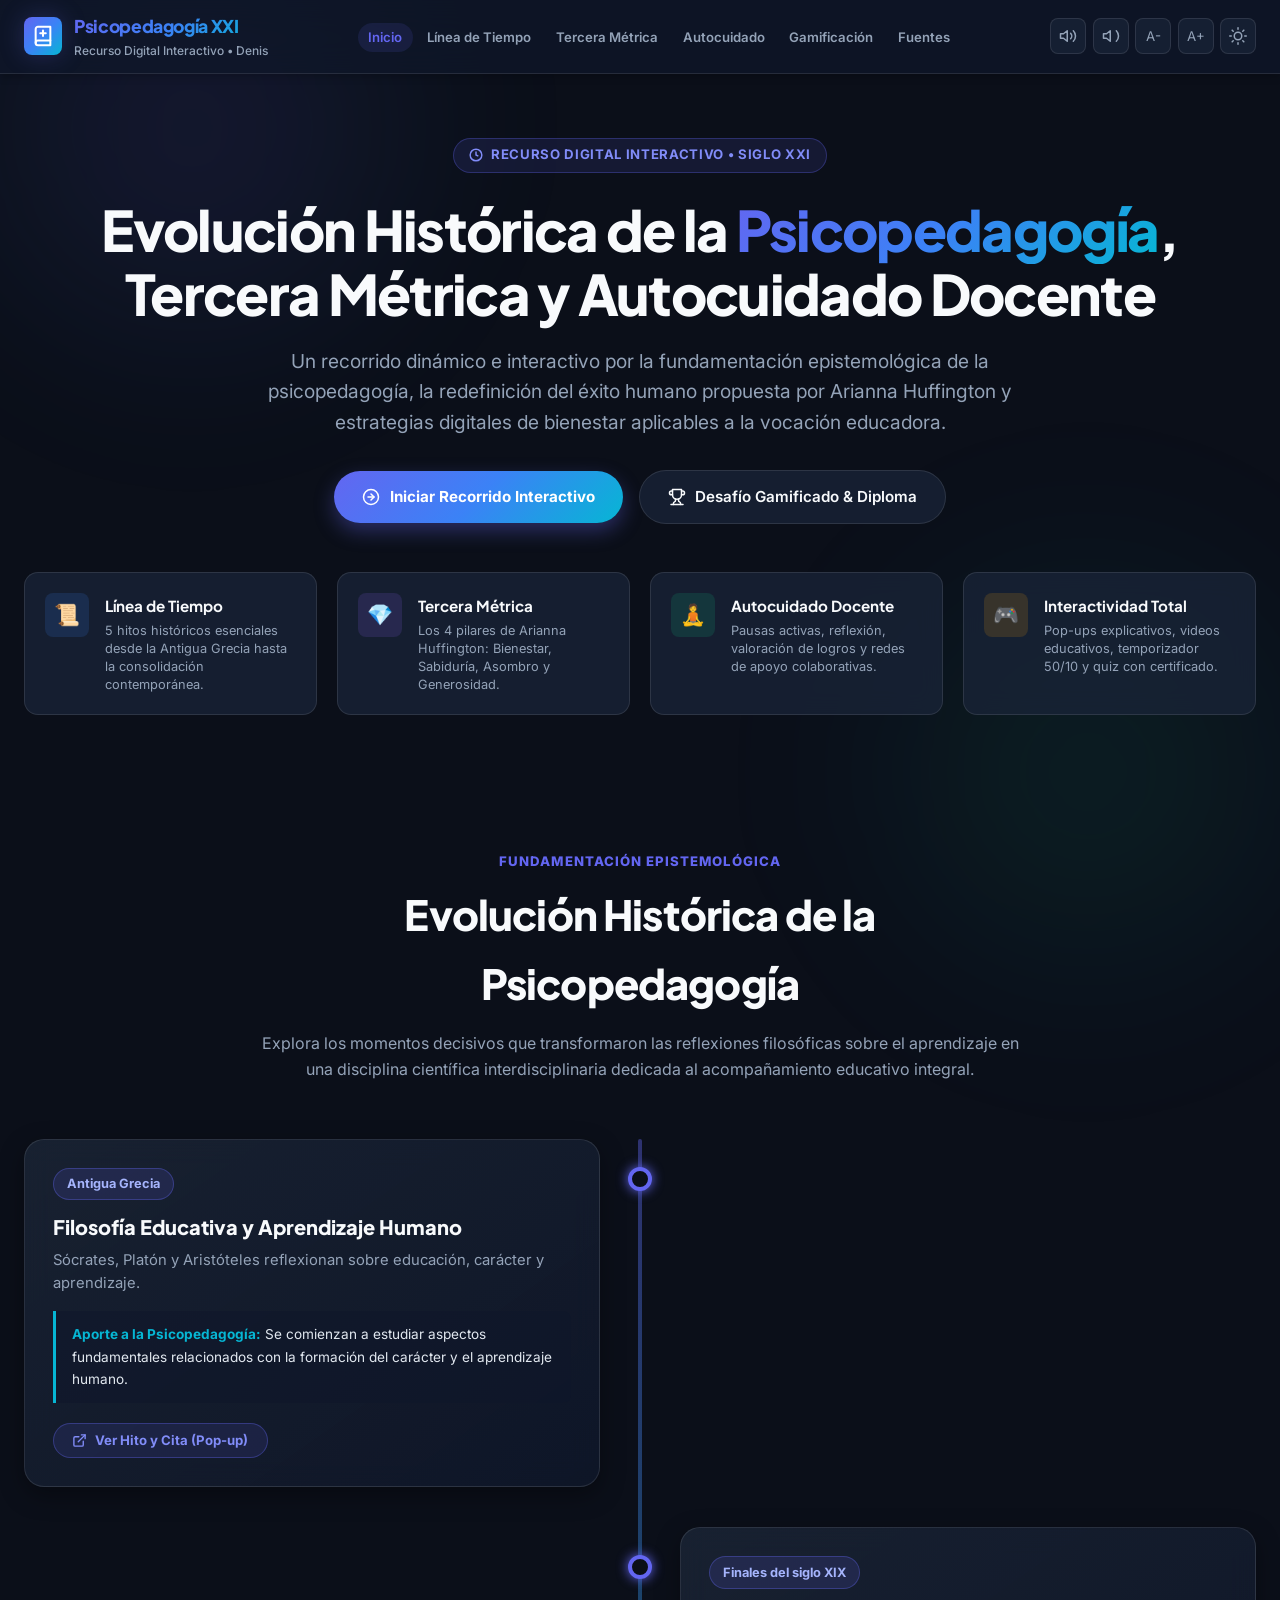
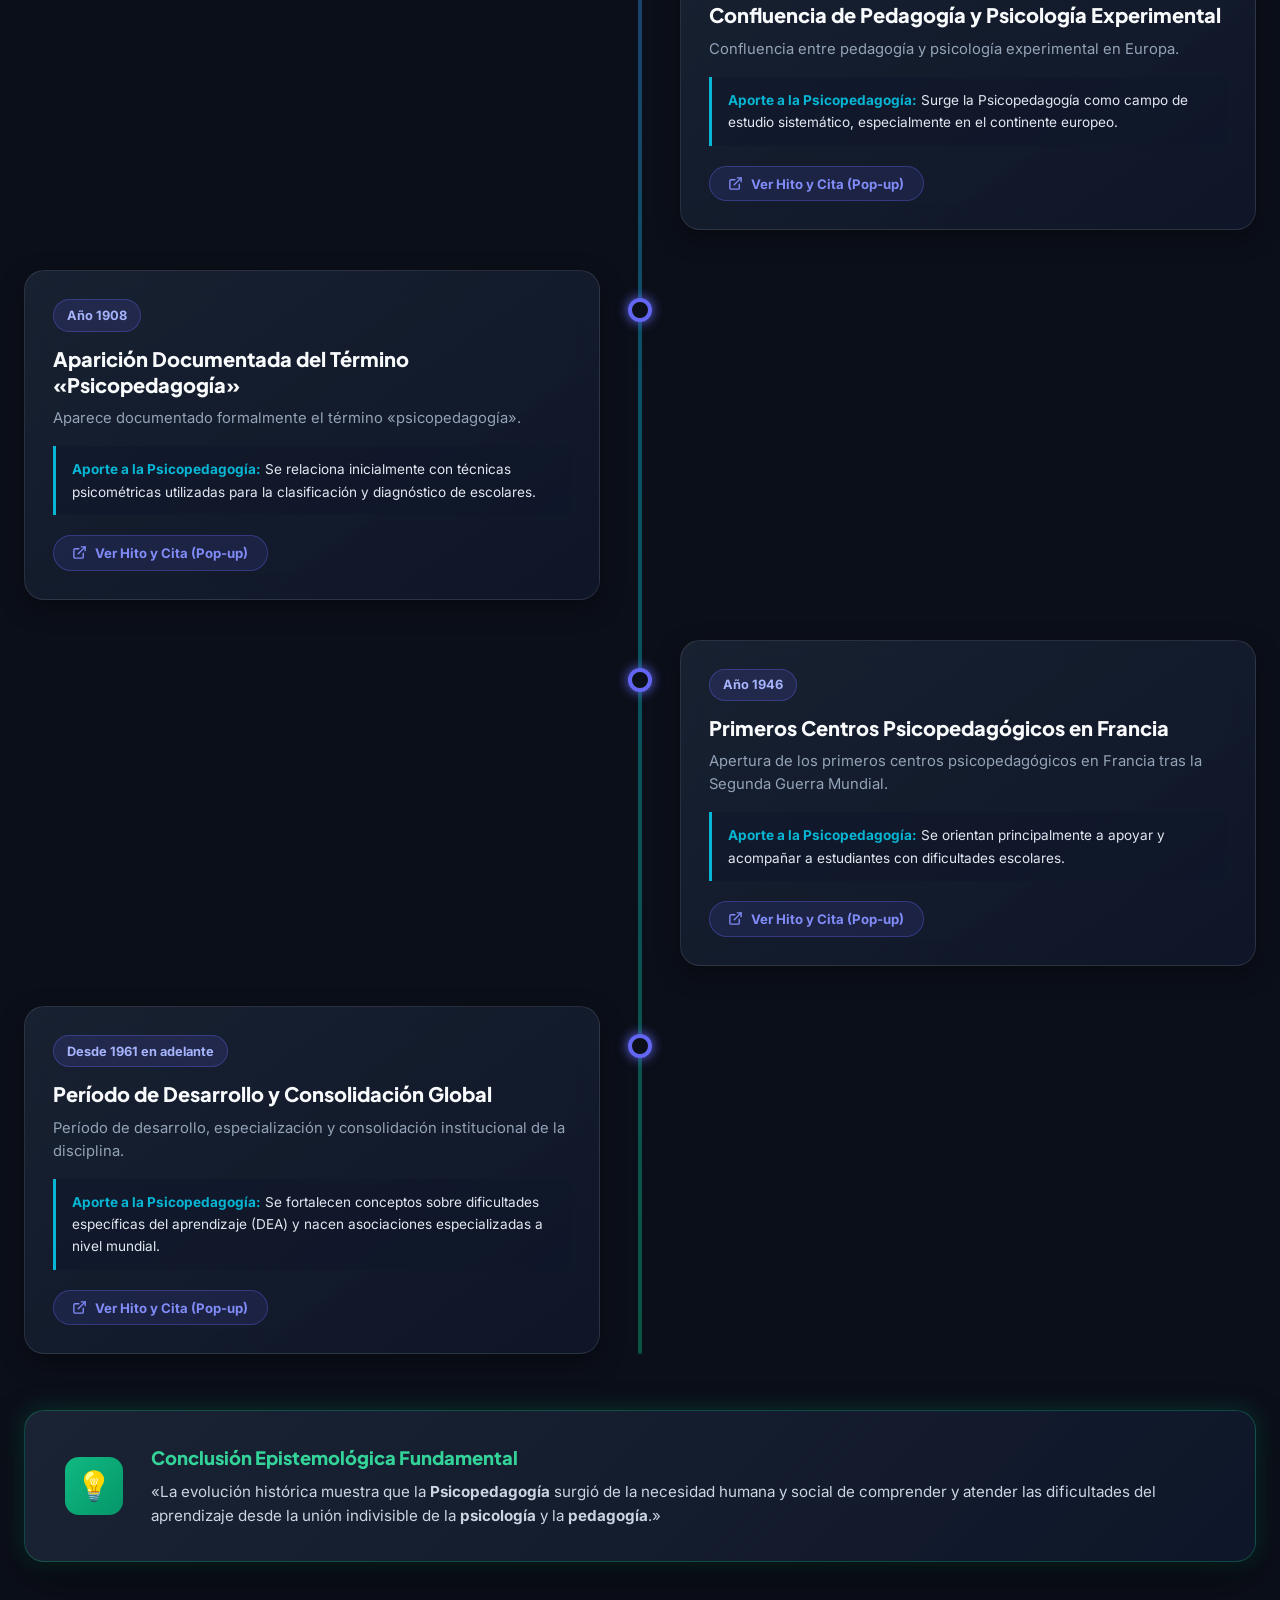
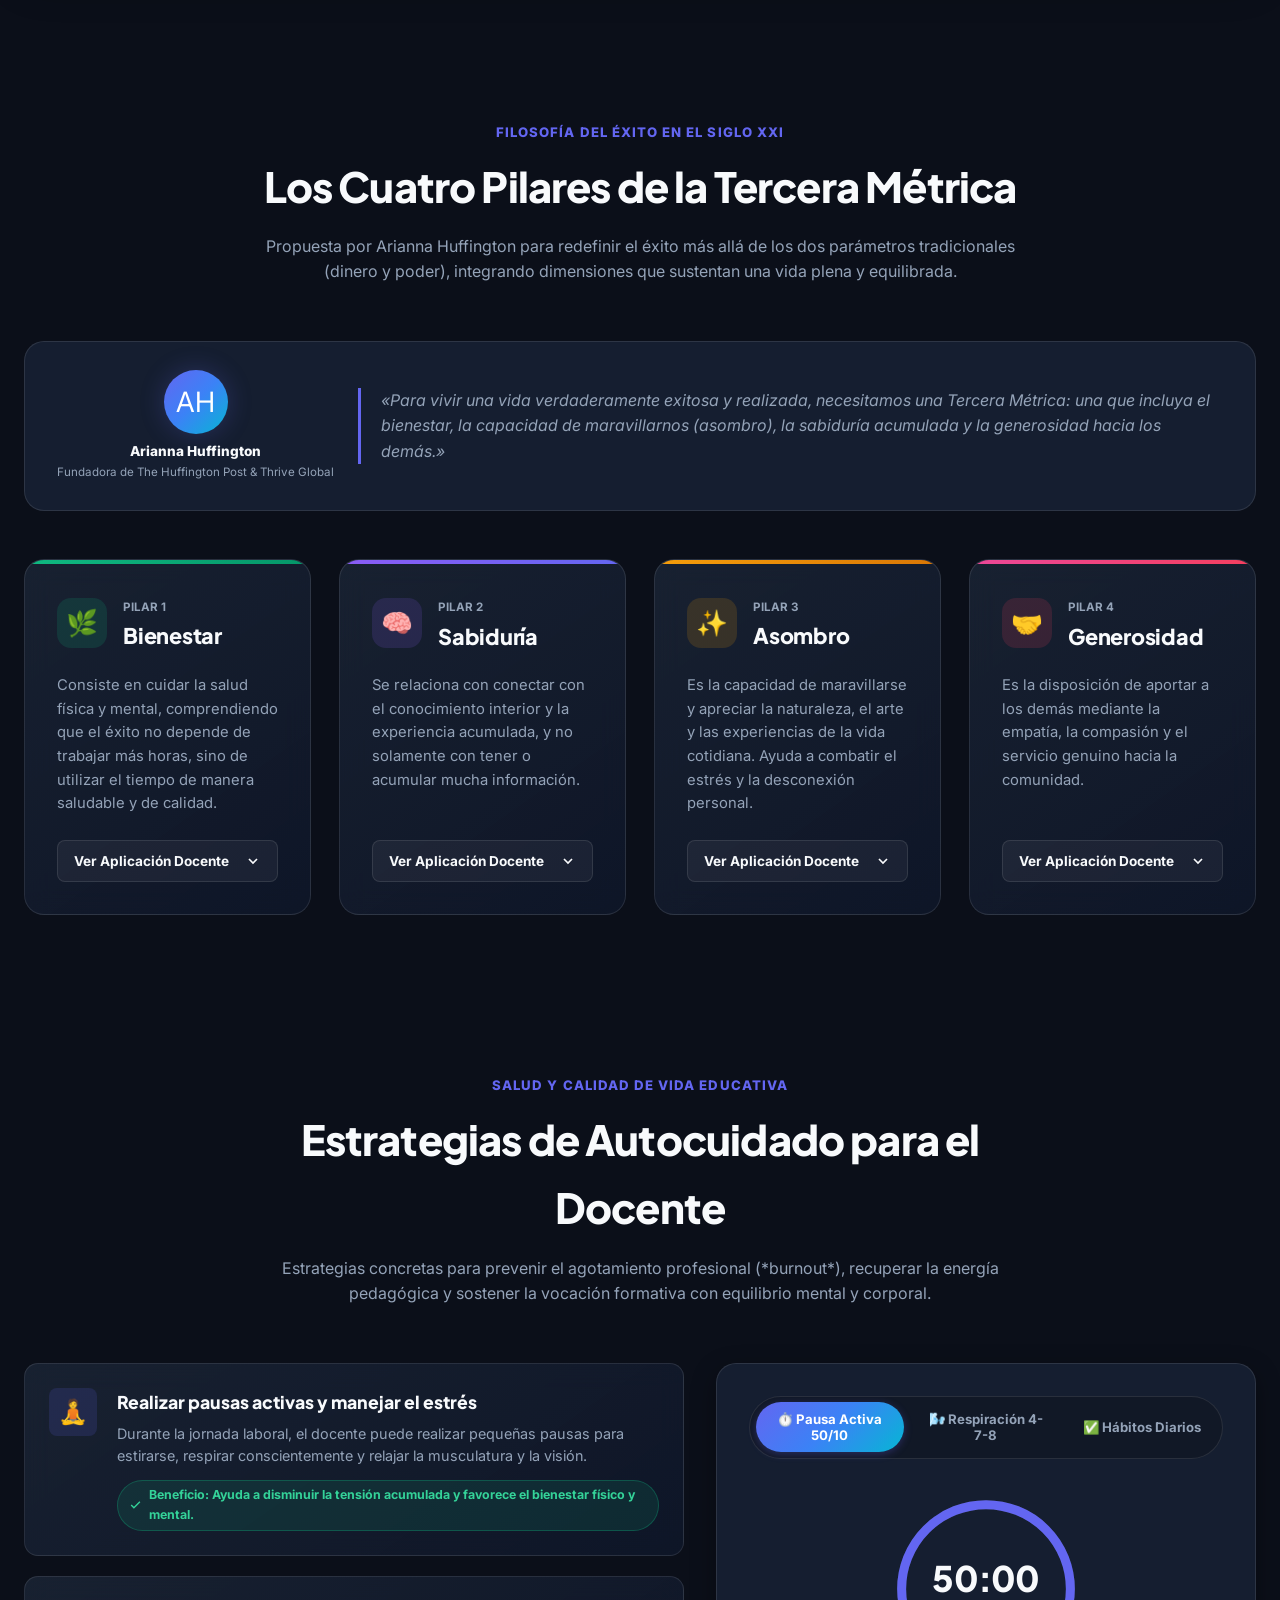
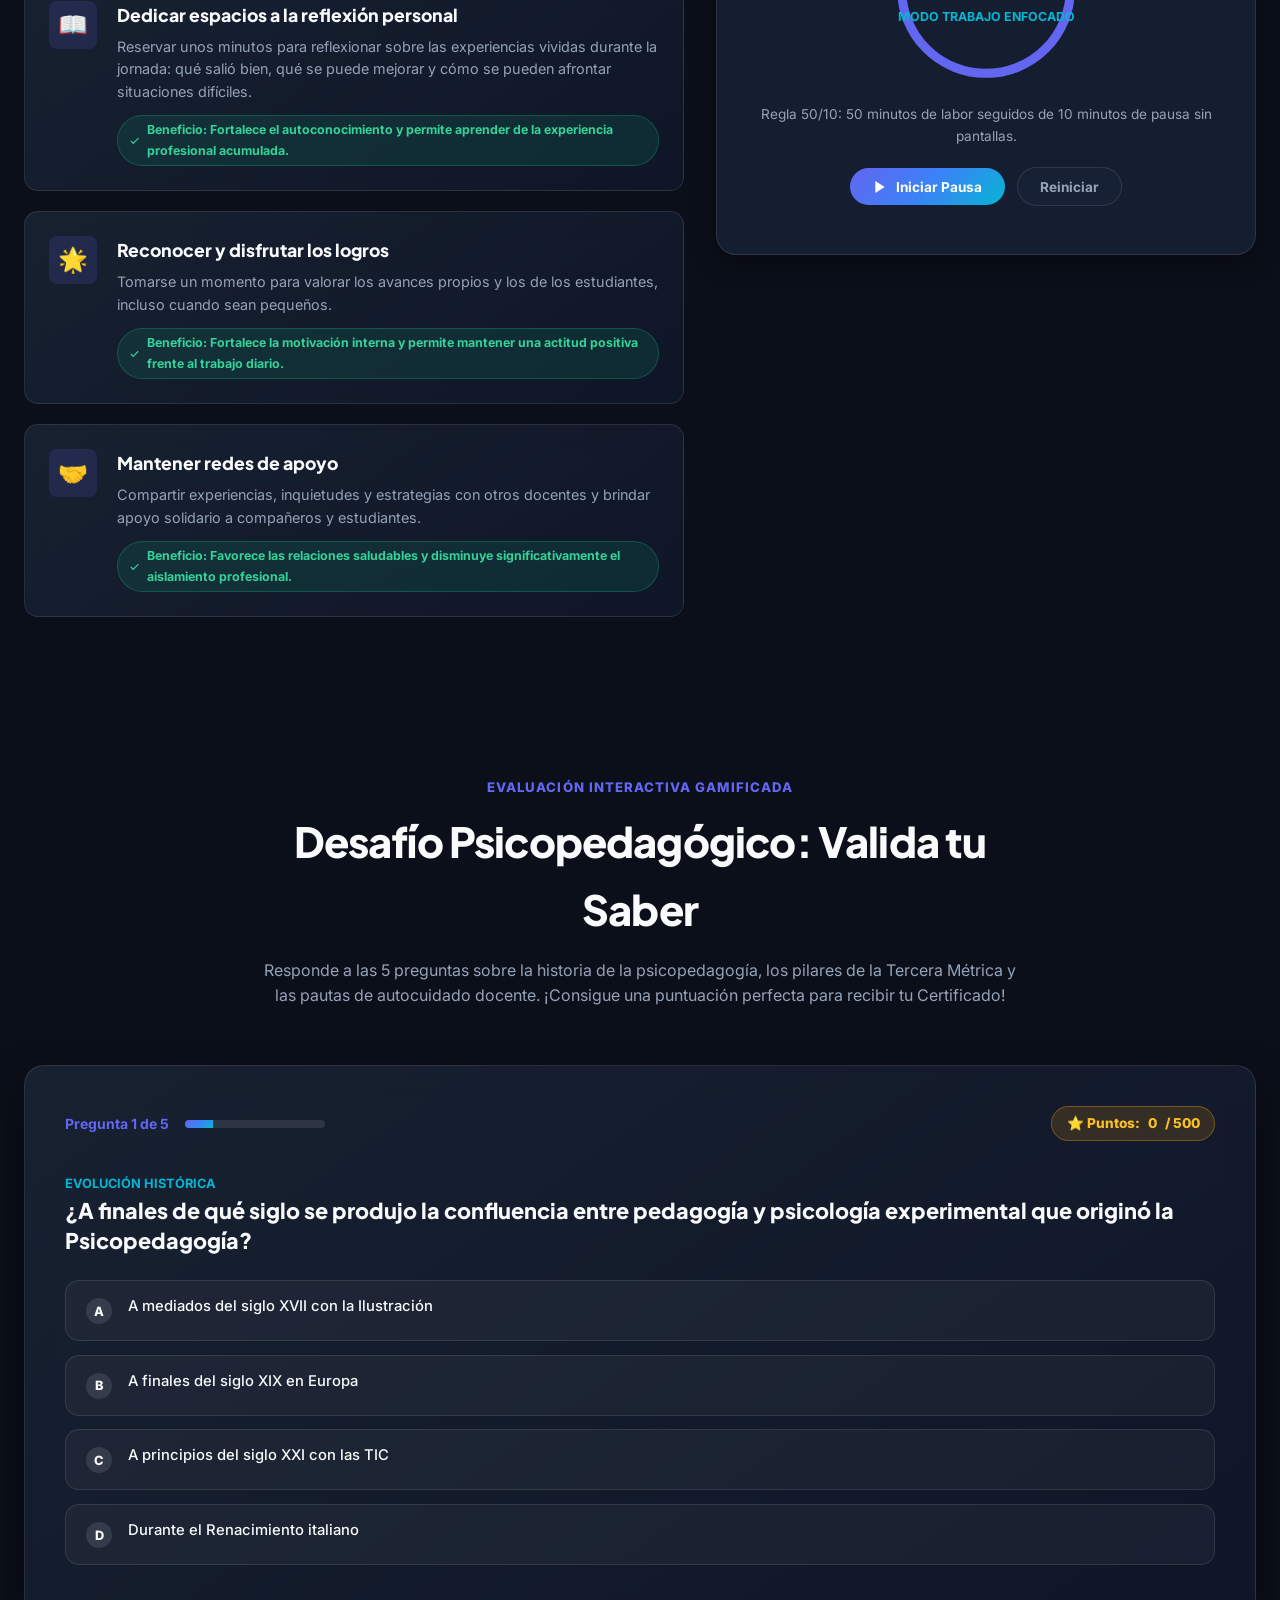
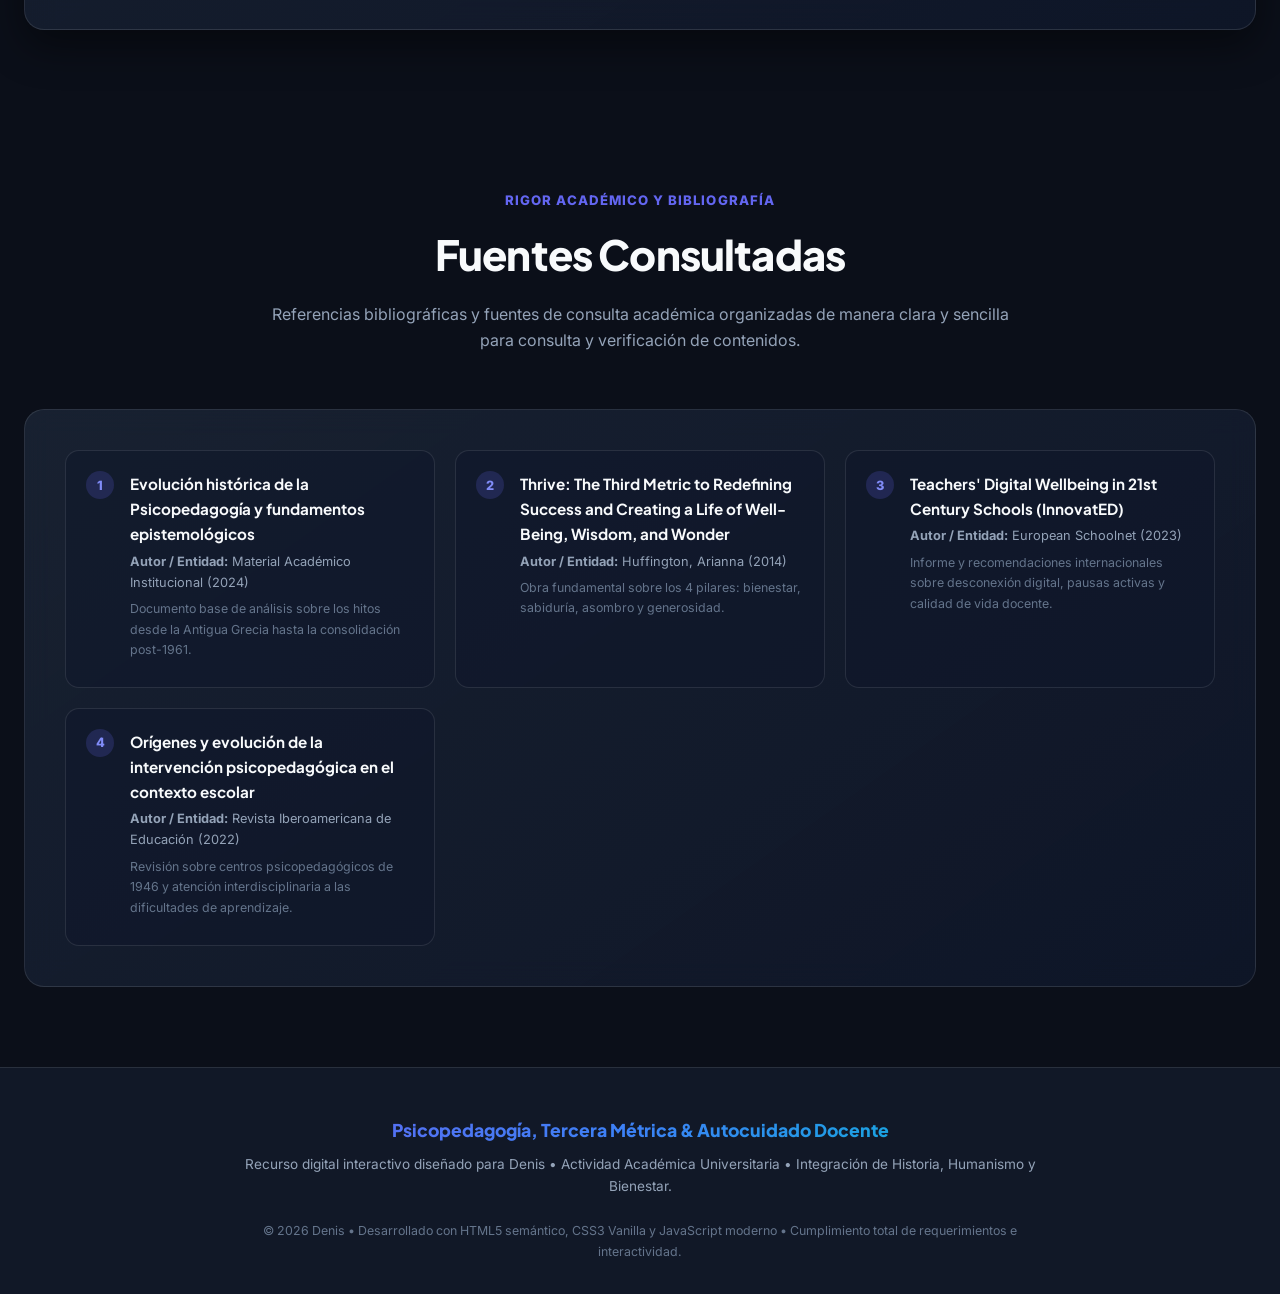
<file: 516/index.html>
<!DOCTYPE html>
<html lang="es" data-theme="dark">
<head>
  <meta charset="UTF-8">
  <meta name="viewport" content="width=device-width, initial-scale=1.0">
  <title>Evolución de la Psicopedagogía, Tercera Métrica y Autocuidado Docente | Recurso Interactivo</title>
  <meta name="description" content="Recurso digital interactivo que presenta la evolución histórica de la psicopedagogía, los cuatro pilares de la Tercera Métrica de Arianna Huffington y estrategias de autocuidado docente.">
  
  <!-- Tipografías de Google Fonts: Plus Jakarta Sans & Inter -->
  <link rel="preconnect" href="https://fonts.googleapis.com">
  <link rel="preconnect" href="https://fonts.gstatic.com" crossorigin>
  <link href="https://fonts.googleapis.com/css2?family=Inter:wght@300;400;500;600;700&family=Plus+Jakarta+Sans:wght@500;600;700;800;900&display=swap" rel="stylesheet">
  
  <link rel="stylesheet" href="styles.css">
</head>
<body>

  <!-- Barra de progreso de lectura superior -->
  <div class="reading-progress-bar" id="reading-progress" aria-hidden="true"></div>

  <!-- ========================================================================
       1. BARRA SUPERIOR DE NAVEGACIÓN Y HERRAMIENTAS ACCESIBLES
       ======================================================================== -->
  <header class="top-nav" role="banner">
    <div class="nav-container">
      <div class="brand">
        <div class="brand-icon" aria-hidden="true">
          <svg viewBox="0 0 24 24" fill="none" stroke="currentColor" stroke-width="2.2" stroke-linecap="round" stroke-linejoin="round">
            <path d="M4 19.5A2.5 2.5 0 0 1 6.5 17H20"></path>
            <path d="M6.5 2H20v20H6.5A2.5 2.5 0 0 1 4 19.5v-15A2.5 2.5 0 0 1 6.5 2z"></path>
            <path d="M12 6v6"></path>
            <path d="M9 9h6"></path>
          </svg>
        </div>
        <div class="brand-text">
          <h1>Psicopedagogía XXI</h1>
          <p>Recurso Digital Interactivo • Denis</p>
        </div>
      </div>

      <!-- Enlaces de navegación -->
      <nav role="navigation" aria-label="Navegación principal">
        <ul class="nav-links" id="nav-links">
          <li><a href="#hero" class="nav-link active">Inicio</a></li>
          <li><a href="#linea-tiempo" class="nav-link">Línea de Tiempo</a></li>
          <li><a href="#tercera-metrica" class="nav-link">Tercera Métrica</a></li>
          <li><a href="#autocuidado" class="nav-link">Autocuidado</a></li>
          <li><a href="#gamificacion" class="nav-link">Gamificación</a></li>
          <li><a href="#fuentes" class="nav-link">Fuentes</a></li>
        </ul>
      </nav>

      <!-- Herramientas de Accesibilidad y Control -->
      <div class="accessibility-tools">
        <!-- Narrador por voz (Web Speech API) -->
        <button id="btn-narrator" class="tool-btn btn-narrate" title="Escuchar narración del recurso por voz" aria-label="Activar narrador por voz">
          <svg width="18" height="18" viewBox="0 0 24 24" fill="none" stroke="currentColor" stroke-width="2" stroke-linecap="round" stroke-linejoin="round">
            <polygon points="11 5 6 9 2 9 2 15 6 15 11 19 11 5"></polygon>
            <path d="M15.54 8.46a5 5 0 0 1 0 7.07"></path>
            <path d="M19.07 4.93a10 10 0 0 1 0 14.14"></path>
          </svg>
        </button>

        <!-- Efectos de sonido sintetizados -->
        <button id="btn-audio-fx" class="tool-btn" title="Activar/Silenciar efectos de sonido" aria-label="Alternar efectos sonoros">
          <svg id="audio-icon" width="18" height="18" viewBox="0 0 24 24" fill="none" stroke="currentColor" stroke-width="2" stroke-linecap="round" stroke-linejoin="round">
            <polygon points="11 5 6 9 2 9 2 15 6 15 11 19 11 5"></polygon>
            <path d="M19.07 4.93a10 10 0 0 1 0 14.14"></path>
          </svg>
        </button>

        <!-- Ajuste de tipografía -->
        <button id="btn-font-dec" class="tool-btn" title="Disminuir tamaño de letra" aria-label="Disminuir tamaño de fuente">A-</button>
        <button id="btn-font-inc" class="tool-btn" title="Aumentar tamaño de letra" aria-label="Aumentar tamaño de fuente">A+</button>

        <!-- Cambio de Tema (Oscuro / Claro) -->
        <button id="btn-theme-toggle" class="tool-btn" title="Cambiar tema de color (Claro/Oscuro)" aria-label="Cambiar modo de contraste">
          <svg id="theme-icon" width="18" height="18" viewBox="0 0 24 24" fill="none" stroke="currentColor" stroke-width="2" stroke-linecap="round" stroke-linejoin="round">
            <circle cx="12" cy="12" r="5"></circle>
            <line x1="12" y1="1" x2="12" y2="3"></line>
            <line x1="12" y1="21" x2="12" y2="23"></line>
            <line x1="4.22" y1="4.22" x2="5.64" y2="5.64"></line>
            <line x1="18.36" y1="18.36" x2="19.78" y2="19.78"></line>
            <line x1="1" y1="12" x2="3" y2="12"></line>
            <line x1="21" y1="12" x2="23" y2="12"></line>
            <line x1="4.22" y1="19.78" x2="5.64" y2="18.36"></line>
            <line x1="18.36" y1="5.64" x2="19.78" y2="4.22"></line>
          </svg>
        </button>

        <!-- Botón menú hamburguesa móvil -->
        <button id="btn-mobile-menu" class="mobile-menu-toggle" aria-label="Abrir menú de navegación">
          <svg width="20" height="20" viewBox="0 0 24 24" fill="none" stroke="currentColor" stroke-width="2" stroke-linecap="round" stroke-linejoin="round">
            <line x1="3" y1="12" x2="21" y2="12"></line>
            <line x1="3" y1="6" x2="21" y2="6"></line>
            <line x1="3" y1="18" x2="21" y2="18"></line>
          </svg>
        </button>
      </div>
    </div>
  </header>

  <main id="main-content">
    <!-- ========================================================================
         2. SECCIÓN HERO (PORTADA PRINCIPAL)
         ======================================================================== -->
    <section class="hero-section" id="hero">
      <div class="badge-tag">
        <svg width="14" height="14" viewBox="0 0 24 24" fill="none" stroke="currentColor" stroke-width="2.5"><circle cx="12" cy="12" r="10"></circle><polyline points="12 6 12 12 16 14"></polyline></svg>
        Recurso Digital Interactivo • Siglo XXI
      </div>
      <h1 class="hero-title">
        Evolución Histórica de la <span class="gradient-text">Psicopedagogía</span>,<br>
        Tercera Métrica y Autocuidado Docente
      </h1>
      <p class="hero-subtitle">
        Un recorrido dinámico e interactivo por la fundamentación epistemológica de la psicopedagogía, la redefinición del éxito humano propuesta por Arianna Huffington y estrategias digitales de bienestar aplicables a la vocación educadora.
      </p>

      <div class="hero-actions">
        <a href="#linea-tiempo" class="btn-primary">
          <svg width="18" height="18" viewBox="0 0 24 24" fill="none" stroke="currentColor" stroke-width="2" stroke-linecap="round" stroke-linejoin="round"><circle cx="12" cy="12" r="10"></circle><polyline points="12 16 16 12 12 8"></polyline><line x1="8" y1="12" x2="16" y2="12"></line></svg>
          Iniciar Recorrido Interactivo
        </a>
        <a href="#gamificacion" class="btn-secondary">
          <svg width="18" height="18" viewBox="0 0 24 24" fill="none" stroke="currentColor" stroke-width="2" stroke-linecap="round" stroke-linejoin="round"><path d="M6 9H4.5a2.5 2.5 0 0 1 0-5H6"></path><path d="M18 9h1.5a2.5 2.5 0 0 0 0-5H18"></path><path d="M4 22h16"></path><path d="M10 14.66V17c0 .55-.47.98-.97 1.21C7.85 18.75 7 20.24 7 22"></path><path d="M14 14.66V17c0 .55.47.98.97 1.21C16.15 18.75 17 20.24 17 22"></path><path d="M18 2H6v7a6 6 0 0 0 12 0V2Z"></path></svg>
          Desafío Gamificado & Diploma
        </a>
      </div>

      <!-- Tarjetas de Requisitos Clave en Hero -->
      <div class="hero-pills-grid">
        <div class="pill-card">
          <div class="pill-icon blue">📜</div>
          <div class="pill-body">
            <h4>Línea de Tiempo</h4>
            <p>5 hitos históricos esenciales desde la Antigua Grecia hasta la consolidación contemporánea.</p>
          </div>
        </div>
        <div class="pill-card">
          <div class="pill-icon purple">💎</div>
          <div class="pill-body">
            <h4>Tercera Métrica</h4>
            <p>Los 4 pilares de Arianna Huffington: Bienestar, Sabiduría, Asombro y Generosidad.</p>
          </div>
        </div>
        <div class="pill-card">
          <div class="pill-icon teal">🧘</div>
          <div class="pill-body">
            <h4>Autocuidado Docente</h4>
            <p>Pausas activas, reflexión, valoración de logros y redes de apoyo colaborativas.</p>
          </div>
        </div>
        <div class="pill-card">
          <div class="pill-icon amber">🎮</div>
          <div class="pill-body">
            <h4>Interactividad Total</h4>
            <p>Pop-ups explicativos, videos educativos, temporizador 50/10 y quiz con certificado.</p>
          </div>
        </div>
      </div>
    </section>

    <!-- ========================================================================
         3. SECCIÓN: LÍNEA DE TIEMPO INTERACTIVA CON POP-UPS
         ======================================================================== -->
    <section class="content-section" id="linea-tiempo">
      <div class="section-header">
        <div class="section-category">Fundamentación Epistemológica</div>
        <h2 class="section-title">Evolución Histórica de la Psicopedagogía</h2>
        <p class="section-desc">
          Explora los momentos decisivos que transformaron las reflexiones filosóficas sobre el aprendizaje en una disciplina científica interdisciplinaria dedicada al acompañamiento educativo integral.
        </p>
      </div>

      <div class="timeline-container">
        <div class="timeline-track" aria-hidden="true"></div>
        <div class="timeline-items" id="timeline-cards-container">
          <!-- Inyectado dinámicamente desde data.js para máxima reactividad -->
        </div>
      </div>

      <!-- Conclusión Epistemológica del Documento Base -->
      <div class="epistemic-summary-card">
        <div class="epistemic-icon" aria-hidden="true">💡</div>
        <div class="epistemic-text">
          <h4>Conclusión Epistemológica Fundamental</h4>
          <p>
            «La evolución histórica muestra que la <strong>Psicopedagogía</strong> surgió de la necesidad humana y social de comprender y atender las dificultades del aprendizaje desde la unión indivisible de la <strong>psicología</strong> y la <strong>pedagogía</strong>.»
          </p>
        </div>
      </div>
    </section>

    <!-- ========================================================================
         4. SECCIÓN: LOS CUATRO PILARES DE LA TERCERA MÉTRICA
         ======================================================================== -->
    <section class="content-section" id="tercera-metrica">
      <div class="section-header">
        <div class="section-category">Filosofía del Éxito en el Siglo XXI</div>
        <h2 class="section-title">Los Cuatro Pilares de la Tercera Métrica</h2>
        <p class="section-desc">
          Propuesta por Arianna Huffington para redefinir el éxito más allá de los dos parámetros tradicionales (dinero y poder), integrando dimensiones que sustentan una vida plena y equilibrada.
        </p>
      </div>

      <!-- Tarjeta Introductoria de la Autora -->
      <div class="third-metric-intro">
        <div class="author-badge">
          <div class="author-avatar" aria-hidden="true">AH</div>
          <span class="author-name">Arianna Huffington</span>
          <span class="author-role">Fundadora de The Huffington Post & Thrive Global</span>
        </div>
        <div class="third-metric-quote">
          «Para vivir una vida verdaderamente exitosa y realizada, necesitamos una Tercera Métrica: una que incluya el bienestar, la capacidad de maravillarnos (asombro), la sabiduría acumulada y la generosidad hacia los demás.»
        </div>
      </div>

      <!-- Grid de los 4 Pilares Interactivos -->
      <div class="pillars-grid" id="pillars-container">
        <!-- Inyectado dinámicamente desde data.js con botones interactivos -->
      </div>
    </section>

    <!-- ========================================================================
         5. SECCIÓN: ESTRATEGIAS DE AUTOCUIDADO DOCENTE Y WIDGET PRÁCTICO
         ======================================================================== -->
    <section class="content-section" id="autocuidado">
      <div class="section-header">
        <div class="section-category">Salud y Calidad de Vida Educativa</div>
        <h2 class="section-title">Estrategias de Autocuidado para el Docente</h2>
        <p class="section-desc">
          Estrategias concretas para prevenir el agotamiento profesional (*burnout*), recuperar la energía pedagógica y sostener la vocación formativa con equilibrio mental y corporal.
        </p>
      </div>

      <div class="selfcare-grid">
        <!-- Lista de 4 Estrategias de Información .md -->
        <div class="strategies-list" id="strategies-container">
          <!-- Inyectado dinámicamente desde data.js -->
        </div>

        <!-- Widget Interactivo de Autocuidado Práctico -->
        <div class="selfcare-toolkit-widget">
          <div class="widget-tabs" role="tablist">
            <button class="widget-tab-btn active" data-tab="tab-timer" role="tab" aria-selected="true">
              ⏱️ Pausa Activa 50/10
            </button>
            <button class="widget-tab-btn" data-tab="tab-breath" role="tab" aria-selected="false">
              🌬️ Respiración 4-7-8
            </button>
            <button class="widget-tab-btn" data-tab="tab-checklist" role="tab" aria-selected="false">
              ✅ Hábitos Diarios
            </button>
          </div>

          <!-- Panel 1: Temporizador 50/10 -->
          <div class="widget-tab-panel active" id="tab-timer" role="tabpanel">
            <div class="timer-container">
              <div class="timer-circle-wrap">
                <svg class="timer-svg" viewBox="0 0 160 160">
                  <circle class="timer-track-circle" cx="80" cy="80" r="75"></circle>
                  <circle class="timer-fill-circle" id="timer-circle-fill" cx="80" cy="80" r="75"></circle>
                </svg>
                <div class="timer-display">
                  <div class="timer-time" id="timer-display-text">50:00</div>
                  <div class="timer-state-label" id="timer-mode-label">Modo Trabajo Enfocado</div>
                </div>
              </div>
              <p style="font-size: 0.85rem; color: var(--text-muted); margin-bottom: 1.25rem;">
                Regla 50/10: 50 minutos de labor seguidos de 10 minutos de pausa sin pantallas.
              </p>
              <div class="timer-controls">
                <button class="timer-btn start" id="btn-start-timer">
                  <svg width="16" height="16" viewBox="0 0 24 24" fill="currentColor"><polygon points="5 3 19 12 5 21 5 3"></polygon></svg>
                  <span id="timer-start-label">Iniciar Pausa</span>
                </button>
                <button class="timer-btn reset" id="btn-reset-timer">Reiniciar</button>
              </div>
            </div>
          </div>

          <!-- Panel 2: Guía de Respiración Consciente 4-7-8 -->
          <div class="widget-tab-panel" id="tab-breath" role="tabpanel">
            <div class="breathing-container">
              <div class="breath-instruction" id="breath-status-text">Presiona Iniciar para calmar el sistema nervioso</div>
              <div class="breath-circle" id="breath-visual-circle">
                <span style="font-size: 2.2rem;">🧘</span>
              </div>
              <div class="breath-subtext" id="breath-timer-counter">Inhala (4s) • Retén (7s) • Exhala (8s)</div>
              <div class="timer-controls">
                <button class="timer-btn start" id="btn-start-breath">Iniciar Guía Guiada</button>
                <button class="timer-btn reset" id="btn-stop-breath">Detener</button>
              </div>
            </div>
          </div>

          <!-- Panel 3: Checklist Diario de Hábitos de Autocuidado -->
          <div class="widget-tab-panel" id="tab-checklist" role="tabpanel">
            <div style="padding: 0.5rem 0;">
              <h4 style="font-size: 0.95rem; font-weight: 700; margin-bottom: 0.75rem;">Compromisos de Bienestar Hoy:</h4>
              <div style="display: flex; flex-direction: column; gap: 0.65rem;" id="daily-checklist-items">
                <label style="display: flex; align-items: center; gap: 0.75rem; font-size: 0.875rem; cursor: pointer;">
                  <input type="checkbox" style="width: 18px; height: 18px; accent-color: var(--accent-indigo);">
                  <span>Tomar al menos 2 pausas activas durante la jornada</span>
                </label>
                <label style="display: flex; align-items: center; gap: 0.75rem; font-size: 0.875rem; cursor: pointer;">
                  <input type="checkbox" style="width: 18px; height: 18px; accent-color: var(--accent-indigo);">
                  <span>5 minutos de reflexión consciente al terminar clases</span>
                </label>
                <label style="display: flex; align-items: center; gap: 0.75rem; font-size: 0.875rem; cursor: pointer;">
                  <input type="checkbox" style="width: 18px; height: 18px; accent-color: var(--accent-indigo);">
                  <span>Identificar y celebrar 1 logro de un estudiante</span>
                </label>
                <label style="display: flex; align-items: center; gap: 0.75rem; font-size: 0.875rem; cursor: pointer;">
                  <input type="checkbox" style="width: 18px; height: 18px; accent-color: var(--accent-indigo);">
                  <span>Conversar o colaborar solidariamente con un colega</span>
                </label>
                <label style="display: flex; align-items: center; gap: 0.75rem; font-size: 0.875rem; cursor: pointer;">
                  <input type="checkbox" style="width: 18px; height: 18px; accent-color: var(--accent-indigo);">
                  <span>Desconexión total de correos y pantallas antes de dormir</span>
                </label>
              </div>
              <div style="margin-top: 1.25rem; font-size: 0.8rem; color: #34d399; font-weight: 600;" id="checklist-feedback">
                ¡Cada pequeño hábito protege tu salud física y mental!
              </div>
            </div>
          </div>
        </div>
      </div>
    </section>

    <!-- ========================================================================
         6. SECCIÓN: GAMIFICACIÓN (DESAFÍO PSICOPEDAGÓGICO & CERTIFICADO)
         ======================================================================== -->
    <section class="content-section" id="gamificacion">
      <div class="section-header">
        <div class="section-category">Evaluación Interactiva Gamificada</div>
        <h2 class="section-title">Desafío Psicopedagógico: Valida tu Saber</h2>
        <p class="section-desc">
          Responde a las 5 preguntas sobre la historia de la psicopedagogía, los pilares de la Tercera Métrica y las pautas de autocuidado docente. ¡Consigue una puntuación perfecta para recibir tu Certificado!
        </p>
      </div>

      <div class="quiz-wrapper">
        <!-- Vista del Cuestionario Activo -->
        <div id="quiz-question-view">
          <div class="quiz-top-bar">
            <div class="quiz-progress-info">
              <span class="quiz-step-label" id="quiz-step-text">Pregunta 1 de 5</span>
              <div class="quiz-progress-track">
                <div class="quiz-progress-bar" id="quiz-progress-bar"></div>
              </div>
            </div>
            <div class="quiz-score-badge">
              <span>⭐ Puntos:</span>
              <span id="quiz-score-count">0</span> / 500
            </div>
          </div>

          <div class="quiz-question-box">
            <span style="font-size: 0.8rem; font-weight: 700; color: var(--accent-cyan); text-transform: uppercase;" id="quiz-q-category">Categoría</span>
            <h3 id="quiz-q-title">Cargando pregunta...</h3>
          </div>

          <div class="quiz-options-list" id="quiz-options-box">
            <!-- Botones de opciones inyectados desde app.js -->
          </div>

          <!-- Caja de Retroalimentación Inmediata Formativa -->
          <div class="quiz-feedback-box" id="quiz-feedback-box">
            <div class="quiz-feedback-icon" id="quiz-fb-icon">💡</div>
            <div class="quiz-feedback-text">
              <h4 id="quiz-fb-title">Explicación</h4>
              <p id="quiz-fb-desc">Detalle pedagógico formativo...</p>
            </div>
          </div>

          <div class="quiz-actions">
            <button class="btn-next-question" id="btn-next-q">
              <span>Siguiente Pregunta</span>
              <svg width="18" height="18" viewBox="0 0 24 24" fill="none" stroke="currentColor" stroke-width="2"><polyline points="9 18 15 12 9 6"></polyline></svg>
            </button>
          </div>
        </div>

        <!-- Vista de Resultados y Certificado / Diploma Final -->
        <div class="quiz-result-view" id="quiz-result-view">
          <div class="result-trophy">🏆</div>
          <h3 class="result-title">¡Desafío Completado con Éxito!</h3>
          <p class="result-score-highlight" id="result-score-summary">Has obtenido 500 de 500 puntos</p>

          <!-- Diploma Personalizable Imprimible -->
          <div class="certificate-container" id="printable-certificate">
            <div class="cert-seal">★</div>
            <div class="cert-header">
              <h3>Diploma de Reconocimiento</h3>
              <p>Formación Integral en Psicopedagogía & Tercera Métrica</p>
            </div>
            <div class="cert-body-label">Otorgado con distinción a:</div>
            <input type="text" class="cert-user-name-input" id="cert-student-name" value="Denis" title="Escribe tu nombre para personalizar el diploma" placeholder="Escribe tu nombre aquí">
            <p class="cert-description">
              Por haber demostrado un conocimiento profundo en la evolución epistemológica de la Psicopedagogía, la adopción de los principios de la Tercera Métrica y el compromiso con el autocuidado docente.
            </p>
            <div class="cert-footer-row">
              <div>
                <strong>Fecha de Emisión:</strong> <span id="cert-date-text">13 de septiembre de 2026</span>
              </div>
              <div>
                <strong>Acreditación:</strong> Recurso Educativo Digital XXI
              </div>
            </div>
          </div>

          <div class="cert-actions">
            <button class="btn-primary" id="btn-print-cert">
              <svg width="18" height="18" viewBox="0 0 24 24" fill="none" stroke="currentColor" stroke-width="2"><polyline points="6 9 6 2 18 2 18 9"></polyline><path d="M6 18H4a2 2 0 0 1-2-2v-5a2 2 0 0 1 2-2h16a2 2 0 0 1 2 2v5a2 2 0 0 1-2 2h-2"></path><rect x="6" y="14" width="12" height="8"></rect></svg>
              Imprimir o Guardar Diploma en PDF
            </button>
            <button class="btn-secondary" id="btn-retry-quiz">
              <svg width="18" height="18" viewBox="0 0 24 24" fill="none" stroke="currentColor" stroke-width="2"><polyline points="1 4 1 10 7 10"></polyline><polyline points="23 20 23 14 17 14"></polyline><path d="M20.49 9A9 9 0 0 0 5.64 5.64L1 10m22 4l-4.64 4.36A9 9 0 0 1 3.51 15"></path></svg>
              Reintentar Desafío
            </button>
          </div>
        </div>
      </div>
    </section>


    <!-- ========================================================================
         8. SECCIÓN: FUENTES CONSULTADAS
         ======================================================================== -->
    <section class="content-section" id="fuentes">
      <div class="section-header">
        <div class="section-category">Rigor Académico y Bibliografía</div>
        <h2 class="section-title">Fuentes Consultadas</h2>
        <p class="section-desc">
          Referencias bibliográficas y fuentes de consulta académica organizadas de manera clara y sencilla para consulta y verificación de contenidos.
        </p>
      </div>

      <div class="sources-card">
        <ul class="sources-list" id="sources-container">
          <!-- Inyectado dinámicamente desde data.js -->
        </ul>
      </div>
    </section>
  </main>

  <!-- ========================================================================
       9. VENTANA EMERGENTE (POP-UP MODAL REUTILIZABLE)
       ======================================================================== -->
  <div class="modal-overlay" id="app-modal" role="dialog" aria-modal="true" aria-labelledby="modal-headline">
    <div class="modal-window">
      <div class="modal-header">
        <div class="modal-title-wrap">
          <span id="modal-badge-label">Hito Histórico</span>
          <h3 id="modal-headline">Título del Hito</h3>
        </div>
        <button class="btn-close-modal" id="btn-close-modal" aria-label="Cerrar ventana emergente">
          <svg width="18" height="18" viewBox="0 0 24 24" fill="none" stroke="currentColor" stroke-width="2.5"><line x1="18" y1="6" x2="6" y2="18"></line><line x1="6" y1="6" x2="18" y2="18"></line></svg>
        </button>
      </div>
      <div class="modal-body">
        <div class="modal-quote-box" id="modal-quote-text">
          «Cita textual célebre...»
        </div>
        <div class="modal-section-title">
          <svg width="16" height="16" viewBox="0 0 24 24" fill="none" stroke="currentColor" stroke-width="2"><circle cx="12" cy="12" r="10"></circle><line x1="12" y1="16" x2="12" y2="12"></line><line x1="12" y1="8" x2="12.01" y2="8"></line></svg>
          Contexto y Fundamentos
        </div>
        <p class="modal-text" id="modal-context-desc">Descripción contextual...</p>
        
        <div class="modal-section-title">
          <svg width="16" height="16" viewBox="0 0 24 24" fill="none" stroke="currentColor" stroke-width="2"><polygon points="12 2 15.09 8.26 22 9.27 17 14.14 18.18 21.02 12 17.77 5.82 21.02 7 14.14 2 9.27 8.91 8.26 12 2"></polygon></svg>
          Relevancia para la Psicopedagogía
        </div>
        <p class="modal-text" id="modal-impact-desc">Aporte e impacto formativo...</p>
      </div>
      <div class="modal-footer">
        <button class="btn-secondary" id="btn-modal-ok">Entendido</button>
      </div>
    </div>
  </div>

  <!-- ========================================================================
       10. PIE DE PÁGINA (FOOTER)
       ======================================================================== -->
  <footer class="app-footer" role="contentinfo">
    <div class="footer-content">
      <div class="footer-brand">Psicopedagogía, Tercera Métrica & Autocuidado Docente</div>
      <p class="footer-desc">
        Recurso digital interactivo diseñado para Denis • Actividad Académica Universitaria • Integración de Historia, Humanismo y Bienestar.
      </p>
      <div class="footer-copyright">
        © 2026 Denis • Desarrollado con HTML5 semántico, CSS3 Vanilla y JavaScript moderno • Cumplimiento total de requerimientos e interactividad.
      </div>
    </div>
  </footer>

  <!-- Archivos de Scripts -->
  <script src="data.js"></script>
  <script src="app.js"></script>
</body>
</html>
</file>
<file: styles.css>
/* ==========================================================================
   SISTEMA DE DISEÑO VISUAL Y ESTILOS
   Tema: Evolución de la Psicopedagogía, Tercera Métrica y Autocuidado Docente
   ========================================================================== */

:root {
  /* Paleta Base Oscura Premium */
  --bg-dark: #070b14;
  --bg-gradient: radial-gradient(circle at 50% 0%, #1e1b4b 0%, #0b0f19 55%, #050811 100%);
  --bg-card: rgba(18, 25, 43, 0.78);
  --bg-card-hover: rgba(30, 41, 69, 0.9);
  --bg-glass: rgba(255, 255, 255, 0.04);
  --border-glass: rgba(255, 255, 255, 0.1);
  --border-glass-hover: rgba(255, 255, 255, 0.28);

  /* Colores Temáticos */
  --color-primary: #38bdf8;         /* Zafiro / Cian */
  --color-primary-glow: rgba(56, 189, 248, 0.35);
  --color-wellness: #10b981;        /* Esmeralda Salud */
  --color-wellness-glow: rgba(16, 185, 129, 0.35);
  --color-wisdom: #f59e0b;          /* Ámbar Sabiduría */
  --color-wisdom-glow: rgba(245, 158, 11, 0.35);
  --color-wonder: #a855f7;          /* Violeta Asombro */
  --color-wonder-glow: rgba(168, 85, 247, 0.35);
  --color-generosity: #ec4899;      /* Rosa Compasión */
  --color-generosity-glow: rgba(236, 72, 153, 0.35);

  /* Colores de Estado */
  --color-success: #10b981;
  --color-danger: #ef4444;
  --color-warning: #f59e0b;

  /* Tipografías y Textos */
  --font-sans: 'Plus Jakarta Sans', system-ui, -apple-system, BlinkMacSystemFont, 'Segoe UI', Roboto, sans-serif;
  --text-main: #f8fafc;
  --text-muted: #94a3b8;
  --text-dim: #64748b;

  /* Sombras y Elevaciones */
  --shadow-sm: 0 4px 12px rgba(0, 0, 0, 0.3);
  --shadow-md: 0 8px 24px rgba(0, 0, 0, 0.45);
  --shadow-lg: 0 16px 40px rgba(0, 0, 0, 0.6);
  --shadow-glow: 0 0 30px var(--color-primary-glow);

  /* Transiciones */
  --transition-fast: 0.18s cubic-bezier(0.16, 1, 0.3, 1);
  --transition-normal: 0.3s cubic-bezier(0.16, 1, 0.3, 1);
  --transition-slide: 0.45s cubic-bezier(0.16, 1, 0.3, 1);

  /* Dimensiones Compactas para Diapositivas */
  --header-height: 58px;
  --footer-height: 60px;
  --radius-sm: 8px;
  --radius-md: 12px;
  --radius-lg: 18px;
  --radius-full: 9999px;
}

/* Reset y base */
*, *::before, *::after {
  box-sizing: border-box;
  margin: 0;
  padding: 0;
}

html, body {
  width: 100%;
  height: 100%;
  overflow: hidden;
  font-family: var(--font-sans);
  background-color: var(--bg-dark);
  background-image: var(--bg-gradient);
  background-attachment: fixed;
  color: var(--text-main);
  line-height: 1.5;
  -webkit-font-smoothing: antialiased;
}

button {
  font-family: inherit;
  cursor: pointer;
  border: none;
  background: none;
  color: inherit;
  transition: var(--transition-fast);
}

button:focus-visible, a:focus-visible {
  outline: 2px solid var(--color-primary);
  outline-offset: 3px;
}

/* ==========================================================================
   LAYOUT PRINCIPAL: APLICACIÓN DE DIAPOSITIVAS
   ========================================================================== */

#app-container {
  display: flex;
  flex-direction: column;
  width: 100vw;
  height: 100vh;
  position: relative;
  overflow: hidden;
}

/* Barra Superior (Top Navigation Bar) */
.top-bar {
  height: var(--header-height);
  padding: 0 1.75rem;
  display: flex;
  align-items: center;
  justify-content: space-between;
  background: rgba(11, 15, 25, 0.8);
  backdrop-filter: blur(14px);
  border-bottom: 1px solid var(--border-glass);
  z-index: 50;
  flex-shrink: 0;
}

.brand-section {
  display: flex;
  align-items: center;
  gap: 0.75rem;
}

.brand-badge {
  display: inline-flex;
  align-items: center;
  gap: 0.5rem;
  padding: 0.3rem 0.75rem;
  background: rgba(56, 189, 248, 0.12);
  border: 1px solid rgba(56, 189, 248, 0.3);
  border-radius: var(--radius-full);
  font-size: 0.78rem;
  font-weight: 700;
  color: var(--color-primary);
  letter-spacing: 0.05em;
  text-transform: uppercase;
}

.brand-badge svg {
  width: 15px;
  height: 15px;
  fill: currentColor;
}

.brand-title {
  font-size: 0.9rem;
  font-weight: 600;
  color: var(--text-main);
  opacity: 0.9;
}

/* Progreso Central en Barra Superior */
.progress-center {
  display: flex;
  flex-direction: column;
  align-items: center;
  gap: 0.3rem;
  width: 38%;
  max-width: 420px;
}

.progress-track {
  width: 100%;
  height: 5px;
  background: rgba(255, 255, 255, 0.1);
  border-radius: var(--radius-full);
  overflow: hidden;
  position: relative;
}

.progress-fill {
  height: 100%;
  width: 14.28%;
  background: linear-gradient(90deg, var(--color-primary), var(--color-wellness));
  border-radius: var(--radius-full);
  transition: width 0.4s cubic-bezier(0.34, 1.56, 0.64, 1);
  box-shadow: 0 0 10px var(--color-primary-glow);
}

.slide-dots {
  display: flex;
  align-items: center;
  gap: 0.45rem;
}

.dot-btn {
  width: 7px;
  height: 7px;
  border-radius: var(--radius-full);
  background: rgba(255, 255, 255, 0.25);
  transition: var(--transition-fast);
}

.dot-btn:hover {
  background: rgba(255, 255, 255, 0.6);
  transform: scale(1.3);
}

.dot-btn.active {
  width: 22px;
  background: var(--color-primary);
  box-shadow: 0 0 8px var(--color-primary-glow);
}

/* Herramientas Derecha */
.top-tools {
  display: flex;
  align-items: center;
  gap: 0.6rem;
}

.tool-btn {
  display: inline-flex;
  align-items: center;
  justify-content: center;
  width: 35px;
  height: 35px;
  border-radius: var(--radius-md);
  background: var(--bg-glass);
  border: 1px solid var(--border-glass);
  color: var(--text-muted);
  transition: var(--transition-fast);
}

.tool-btn:hover {
  background: var(--bg-card-hover);
  color: var(--text-main);
  border-color: var(--border-glass-hover);
  transform: translateY(-1px);
}

/* ==========================================================================
   ESCENARIO DE DIAPOSITIVAS (SLIDE DECK)
   ========================================================================== */

.slide-deck {
  flex: 1;
  position: relative;
  width: 100%;
  height: calc(100vh - var(--header-height) - var(--footer-height));
  overflow: hidden;
}

.slide {
  position: absolute;
  inset: 0;
  width: 100%;
  height: 100%;
  padding: 1.25rem 2.5rem;
  overflow-y: auto;
  opacity: 0;
  pointer-events: none;
  transform: translateX(35px) scale(0.98);
  transition: opacity var(--transition-slide), transform var(--transition-slide);
  display: flex;
  flex-direction: column;
}

.slide.active {
  opacity: 1;
  pointer-events: auto;
  transform: translateX(0) scale(1);
  z-index: 10;
}

.slide.prev {
  opacity: 0;
  pointer-events: none;
  transform: translateX(-35px) scale(0.98);
}

/* Encabezados Comunes de Diapositiva */
.slide-header {
  margin-bottom: 0.85rem;
  flex-shrink: 0;
}

.slide-category {
  font-size: 0.8rem;
  font-weight: 700;
  text-transform: uppercase;
  letter-spacing: 0.08em;
  color: var(--color-primary);
  margin-bottom: 0.2rem;
  display: inline-flex;
  align-items: center;
  gap: 0.4rem;
}

.slide-title {
  font-size: 1.85rem;
  font-weight: 800;
  color: var(--text-main);
  line-height: 1.2;
  letter-spacing: -0.02em;
}

.slide-subtitle {
  font-size: 0.95rem;
  color: var(--text-muted);
  margin-top: 0.25rem;
  max-width: 900px;
  line-height: 1.45;
}

/* Barra Inferior (Controles Flotantes) */
.bottom-bar {
  height: var(--footer-height);
  padding: 0 2rem;
  display: flex;
  align-items: center;
  justify-content: space-between;
  background: rgba(11, 15, 25, 0.8);
  backdrop-filter: blur(14px);
  border-top: 1px solid var(--border-glass);
  z-index: 50;
  flex-shrink: 0;
}

.slide-counter {
  font-size: 0.9rem;
  font-weight: 600;
  color: var(--text-muted);
}

.slide-counter span {
  color: var(--color-primary);
  font-size: 1.1rem;
  font-weight: 800;
}

.nav-buttons {
  display: flex;
  align-items: center;
  gap: 0.85rem;
}

.btn-nav {
  display: inline-flex;
  align-items: center;
  gap: 0.5rem;
  padding: 0.55rem 1.25rem;
  border-radius: var(--radius-full);
  font-size: 0.9rem;
  font-weight: 600;
  background: var(--bg-glass);
  border: 1px solid var(--border-glass);
  color: var(--text-main);
  transition: var(--transition-fast);
}

.btn-nav:hover:not(:disabled) {
  background: var(--bg-card-hover);
  border-color: var(--border-glass-hover);
  transform: translateY(-2px);
  box-shadow: var(--shadow-sm);
}

.btn-nav:disabled {
  opacity: 0.35;
  cursor: not-allowed;
  transform: none;
}

.btn-nav.primary {
  background: linear-gradient(135deg, var(--color-primary), #2563eb);
  color: #fff;
  border-color: transparent;
  box-shadow: 0 4px 14px var(--color-primary-glow);
}

.btn-nav.primary:hover:not(:disabled) {
  box-shadow: 0 6px 20px rgba(56, 189, 248, 0.5);
  transform: translateY(-2px);
}

.keyboard-hints {
  display: flex;
  align-items: center;
  gap: 0.35rem;
  font-size: 0.78rem;
  color: var(--text-dim);
}

.kbd-key {
  padding: 0.15rem 0.45rem;
  background: rgba(255, 255, 255, 0.08);
  border: 1px solid rgba(255, 255, 255, 0.15);
  border-radius: 4px;
  font-family: monospace;
  font-weight: 700;
  color: var(--text-muted);
}

/* ==========================================================================
   DIAPOSITIVA 1: PORTADA HERO
   ========================================================================== */

.slide-hero {
  justify-content: center;
  align-items: center;
  text-align: center;
  padding: 1rem 2rem;
}

.hero-content {
  max-width: 900px;
  display: flex;
  flex-direction: column;
  align-items: center;
  gap: 1.1rem;
}

.hero-pill {
  display: inline-flex;
  align-items: center;
  gap: 0.5rem;
  padding: 0.35rem 1.1rem;
  background: rgba(56, 189, 248, 0.1);
  border: 1px solid rgba(56, 189, 248, 0.35);
  border-radius: var(--radius-full);
  color: var(--color-primary);
  font-size: 0.82rem;
  font-weight: 700;
  box-shadow: 0 0 16px var(--color-primary-glow);
}

.hero-title {
  font-size: 2.6rem;
  font-weight: 800;
  line-height: 1.15;
  letter-spacing: -0.03em;
  background: linear-gradient(135deg, #ffffff 30%, #93c5fd 70%, #38bdf8 100%);
  -webkit-background-clip: text;
  -webkit-text-fill-color: transparent;
}

.hero-subtitle {
  font-size: 1.1rem;
  color: var(--text-muted);
  max-width: 740px;
  line-height: 1.55;
}

.hero-features {
  display: grid;
  grid-template-columns: repeat(4, 1fr);
  gap: 0.9rem;
  width: 100%;
  margin-top: 0.5rem;
}

.hero-feature-card {
  padding: 1rem 0.85rem;
  background: var(--bg-card);
  border: 1px solid var(--border-glass);
  border-radius: var(--radius-md);
  text-align: center;
  transition: var(--transition-fast);
}

.hero-feature-card:hover {
  transform: translateY(-3px);
  border-color: var(--border-glass-hover);
  background: var(--bg-card-hover);
  box-shadow: var(--shadow-md);
}

.feature-icon-wrapper {
  width: 38px;
  height: 38px;
  margin: 0 auto 0.6rem auto;
  border-radius: 10px;
  display: flex;
  align-items: center;
  justify-content: center;
}

.feature-title {
  font-size: 0.88rem;
  font-weight: 700;
  color: var(--text-main);
  margin-bottom: 0.2rem;
}

.feature-desc {
  font-size: 0.76rem;
  color: var(--text-muted);
  line-height: 1.4;
}

.hero-cta-btn {
  margin-top: 0.6rem;
  display: inline-flex;
  align-items: center;
  gap: 0.65rem;
  padding: 0.75rem 2rem;
  border-radius: var(--radius-full);
  font-size: 1rem;
  font-weight: 700;
  background: linear-gradient(135deg, var(--color-primary), #2563eb);
  color: #fff;
  box-shadow: 0 6px 24px var(--color-primary-glow);
  transition: var(--transition-fast);
}

.hero-cta-btn:hover {
  transform: translateY(-2px) scale(1.02);
  box-shadow: 0 10px 30px rgba(56, 189, 248, 0.6);
}

/* ==========================================================================
   DIAPOSITIVA 2: LÍNEA DE TIEMPO INTERACTIVA CON POP-UPS
   ========================================================================== */

.timeline-filter-bar {
  display: flex;
  align-items: center;
  gap: 0.5rem;
  margin-bottom: 0.75rem;
  flex-wrap: wrap;
}

.filter-btn {
  padding: 0.35rem 0.85rem;
  border-radius: var(--radius-full);
  background: var(--bg-glass);
  border: 1px solid var(--border-glass);
  font-size: 0.8rem;
  font-weight: 600;
  color: var(--text-muted);
  transition: var(--transition-fast);
}

.filter-btn:hover {
  background: var(--bg-card-hover);
  color: var(--text-main);
}

.filter-btn.active {
  background: var(--color-primary);
  border-color: var(--color-primary);
  color: #0b0f19;
  font-weight: 700;
  box-shadow: 0 0 12px var(--color-primary-glow);
}

.timeline-track-container {
  flex: 1;
  overflow-x: auto;
  overflow-y: hidden;
  padding-bottom: 0.75rem;
  display: flex;
  align-items: stretch;
}

.timeline-track-container::-webkit-scrollbar {
  height: 6px;
}
.timeline-track-container::-webkit-scrollbar-track {
  background: rgba(255, 255, 255, 0.05);
  border-radius: var(--radius-full);
}
.timeline-track-container::-webkit-scrollbar-thumb {
  background: rgba(56, 189, 248, 0.4);
  border-radius: var(--radius-full);
}
.timeline-track-container::-webkit-scrollbar-thumb:hover {
  background: var(--color-primary);
}

.timeline-track {
  display: flex;
  gap: 1.25rem;
  padding: 0.5rem 0.25rem;
  min-width: max-content;
}

.timeline-card {
  width: 300px;
  background: var(--bg-card);
  backdrop-filter: blur(12px);
  border: 1px solid var(--border-glass);
  border-radius: var(--radius-lg);
  padding: 1.15rem;
  display: flex;
  flex-direction: column;
  justify-content: space-between;
  position: relative;
  transition: var(--transition-fast);
}

.timeline-card:hover {
  transform: translateY(-4px);
  border-color: var(--border-glass-hover);
  background: var(--bg-card-hover);
  box-shadow: var(--shadow-lg);
}

.timeline-card-header {
  display: flex;
  align-items: center;
  justify-content: space-between;
  margin-bottom: 0.65rem;
}

.timeline-year-badge {
  padding: 0.25rem 0.65rem;
  background: rgba(56, 189, 248, 0.15);
  border: 1px solid rgba(56, 189, 248, 0.35);
  border-radius: var(--radius-full);
  font-size: 0.78rem;
  font-weight: 800;
  color: var(--color-primary);
}

.timeline-category-tag {
  font-size: 0.72rem;
  font-weight: 600;
  color: var(--text-dim);
  text-transform: uppercase;
}

.timeline-card-title {
  font-size: 1.05rem;
  font-weight: 700;
  color: var(--text-main);
  margin-bottom: 0.35rem;
  line-height: 1.3;
}

.timeline-author {
  font-size: 0.85rem;
  font-weight: 600;
  color: #93c5fd;
  margin-bottom: 0.5rem;
  display: flex;
  align-items: center;
  gap: 0.4rem;
}

.timeline-desc {
  font-size: 0.82rem;
  color: var(--text-muted);
  line-height: 1.45;
  margin-bottom: 0.75rem;
}

.timeline-popup-trigger {
  width: 100%;
  padding: 0.55rem 0.85rem;
  border-radius: var(--radius-md);
  background: rgba(56, 189, 248, 0.1);
  border: 1px solid rgba(56, 189, 248, 0.3);
  color: var(--color-primary);
  font-size: 0.82rem;
  font-weight: 700;
  display: inline-flex;
  align-items: center;
  justify-content: center;
  gap: 0.4rem;
  transition: var(--transition-fast);
}

.timeline-popup-trigger:hover {
  background: var(--color-primary);
  color: #0b0f19;
  box-shadow: 0 4px 12px var(--color-primary-glow);
}

/* ==========================================================================
   DIAPOSITIVA 3: LA TERCERA MÉTRICA DEL SIGLO XXI
   ========================================================================== */

.metrics-grid {
  display: grid;
  grid-template-columns: repeat(4, 1fr);
  gap: 1.15rem;
  flex: 1;
  align-items: stretch;
}

.metric-card {
  background: var(--bg-card);
  backdrop-filter: blur(14px);
  border: 1px solid var(--border-glass);
  border-radius: var(--radius-lg);
  padding: 1.25rem;
  display: flex;
  flex-direction: column;
  justify-content: space-between;
  position: relative;
  overflow: hidden;
  transition: var(--transition-normal);
}

.metric-card::before {
  content: '';
  position: absolute;
  top: 0;
  left: 0;
  right: 0;
  height: 4px;
  background: var(--pillar-color, var(--color-primary));
}

.metric-card:hover {
  transform: translateY(-4px);
  border-color: rgba(255, 255, 255, 0.25);
  box-shadow: var(--shadow-lg);
}

.metric-header {
  display: flex;
  align-items: center;
  justify-content: space-between;
  margin-bottom: 0.85rem;
}

.metric-number {
  font-size: 1.7rem;
  font-weight: 900;
  opacity: 0.3;
  color: var(--pillar-color, var(--text-main));
}

.metric-icon-box {
  width: 40px;
  height: 40px;
  border-radius: var(--radius-md);
  display: flex;
  align-items: center;
  justify-content: center;
  background: rgba(255, 255, 255, 0.05);
  border: 1px solid var(--border-glass);
  color: var(--pillar-color, var(--color-primary));
}

.metric-title {
  font-size: 1.25rem;
  font-weight: 800;
  color: var(--text-main);
  margin-bottom: 0.15rem;
}

.metric-subtitle {
  font-size: 0.78rem;
  font-weight: 700;
  text-transform: uppercase;
  letter-spacing: 0.05em;
  color: var(--pillar-color, var(--color-primary));
  margin-bottom: 0.65rem;
}

.metric-desc {
  font-size: 0.84rem;
  color: var(--text-muted);
  line-height: 1.45;
  margin-bottom: 0.85rem;
}

.metric-expanded-content {
  background: rgba(0, 0, 0, 0.4);
  border-radius: var(--radius-md);
  padding: 0.85rem;
  margin-top: 0.65rem;
  border-left: 3px solid var(--pillar-color, var(--color-primary));
  display: none;
  animation: fadeIn 0.3s ease;
}

.metric-expanded-content.show {
  display: block;
}

.expanded-item {
  margin-bottom: 0.45rem;
  font-size: 0.8rem;
}

.expanded-item strong {
  color: var(--text-main);
  display: block;
  font-size: 0.72rem;
  text-transform: uppercase;
  margin-bottom: 0.1rem;
}

.btn-toggle-metric {
  width: 100%;
  padding: 0.55rem;
  border-radius: var(--radius-md);
  background: var(--bg-glass);
  border: 1px solid var(--border-glass);
  font-size: 0.8rem;
  font-weight: 700;
  color: var(--text-main);
  display: inline-flex;
  align-items: center;
  justify-content: center;
  gap: 0.4rem;
  transition: var(--transition-fast);
}

.btn-toggle-metric:hover {
  background: rgba(255, 255, 255, 0.12);
  border-color: var(--border-glass-hover);
}

/* ==========================================================================
   DIAPOSITIVA 4: AUTOCUIDADO DOCENTE Y TEMPORIZADOR 50/10
   ========================================================================== */

.selfcare-layout {
  display: grid;
  grid-template-columns: 1.6fr 1fr;
  gap: 1.5rem;
  flex: 1;
  align-items: stretch;
}

.selfcare-tabs-wrapper {
  display: flex;
  flex-direction: column;
}

.tabs-nav {
  display: flex;
  gap: 0.4rem;
  border-bottom: 1px solid var(--border-glass);
  padding-bottom: 0.4rem;
  margin-bottom: 1rem;
}

.tab-btn {
  padding: 0.5rem 0.95rem;
  border-radius: var(--radius-md);
  background: var(--bg-glass);
  border: 1px solid transparent;
  color: var(--text-muted);
  font-size: 0.82rem;
  font-weight: 600;
  display: inline-flex;
  align-items: center;
  gap: 0.4rem;
  transition: var(--transition-fast);
}

.tab-btn:hover {
  color: var(--text-main);
  background: var(--bg-card-hover);
}

.tab-btn.active {
  background: rgba(16, 185, 129, 0.15);
  border-color: rgba(16, 185, 129, 0.4);
  color: var(--color-wellness);
  font-weight: 700;
}

.tab-content-panel {
  display: none;
  animation: fadeIn 0.3s ease;
}

.tab-content-panel.active {
  display: block;
}

.selfcare-action-cards {
  display: flex;
  flex-direction: column;
  gap: 0.75rem;
}

.selfcare-card {
  background: var(--bg-card);
  border: 1px solid var(--border-glass);
  border-radius: var(--radius-md);
  padding: 0.9rem 1.1rem;
  display: flex;
  gap: 0.85rem;
  align-items: flex-start;
  transition: var(--transition-fast);
}

.selfcare-card:hover {
  border-color: var(--border-glass-hover);
  background: var(--bg-card-hover);
  transform: translateX(4px);
}

.selfcare-card-icon {
  width: 32px;
  height: 32px;
  border-radius: 8px;
  background: rgba(16, 185, 129, 0.15);
  color: var(--color-wellness);
  display: flex;
  align-items: center;
  justify-content: center;
  flex-shrink: 0;
}

.selfcare-card-title {
  font-size: 0.92rem;
  font-weight: 700;
  color: var(--text-main);
  margin-bottom: 0.15rem;
}

.selfcare-card-desc {
  font-size: 0.82rem;
  color: var(--text-muted);
  line-height: 1.45;
}

/* Columna Derecha: Temporizador 50/10 */
.timer-widget-card {
  background: linear-gradient(135deg, rgba(16, 185, 129, 0.08), rgba(6, 78, 59, 0.2));
  border: 1px solid rgba(16, 185, 129, 0.3);
  border-radius: var(--radius-lg);
  padding: 1.25rem;
  display: flex;
  flex-direction: column;
  align-items: center;
  text-align: center;
  justify-content: space-between;
  box-shadow: 0 8px 30px rgba(0, 0, 0, 0.4);
}

.timer-badge {
  padding: 0.25rem 0.75rem;
  border-radius: var(--radius-full);
  background: rgba(16, 185, 129, 0.2);
  color: var(--color-wellness);
  font-size: 0.75rem;
  font-weight: 700;
  text-transform: uppercase;
  letter-spacing: 0.05em;
  margin-bottom: 0.35rem;
}

.timer-title {
  font-size: 1.15rem;
  font-weight: 800;
  color: var(--text-main);
}

.timer-subtitle {
  font-size: 0.78rem;
  color: var(--text-muted);
  margin-top: 0.15rem;
  max-width: 250px;
}

.timer-display-circle {
  position: relative;
  width: 140px;
  height: 140px;
  display: flex;
  flex-direction: column;
  align-items: center;
  justify-content: center;
  margin: 0.75rem 0;
}

.timer-svg {
  position: absolute;
  top: 0;
  left: 0;
  width: 100%;
  height: 100%;
  transform: rotate(-90deg);
}

.timer-svg-bg {
  fill: none;
  stroke: rgba(255, 255, 255, 0.08);
  stroke-width: 7;
}

.timer-svg-progress {
  fill: none;
  stroke: var(--color-wellness);
  stroke-width: 7;
  stroke-linecap: round;
  stroke-dasharray: 440;
  stroke-dashoffset: 0;
  transition: stroke-dashoffset 1s linear;
}

.timer-time-text {
  font-size: 1.9rem;
  font-weight: 800;
  font-family: monospace;
  color: var(--text-main);
  letter-spacing: -0.02em;
}

.timer-mode-label {
  font-size: 0.72rem;
  font-weight: 700;
  text-transform: uppercase;
  color: var(--color-wellness);
  letter-spacing: 0.05em;
}

.timer-controls {
  display: flex;
  gap: 0.6rem;
  width: 100%;
}

.btn-timer-primary {
  flex: 2;
  padding: 0.65rem 0.85rem;
  border-radius: var(--radius-md);
  background: var(--color-wellness);
  color: #070b14;
  font-weight: 700;
  font-size: 0.88rem;
  display: inline-flex;
  align-items: center;
  justify-content: center;
  gap: 0.4rem;
  box-shadow: 0 4px 14px var(--color-wellness-glow);
  transition: var(--transition-fast);
}

.btn-timer-primary:hover {
  transform: translateY(-2px);
  box-shadow: 0 6px 18px rgba(16, 185, 129, 0.5);
}

.btn-timer-secondary {
  flex: 1;
  padding: 0.65rem 0.4rem;
  border-radius: var(--radius-md);
  background: var(--bg-glass);
  border: 1px solid var(--border-glass);
  color: var(--text-muted);
  font-weight: 600;
  font-size: 0.8rem;
  transition: var(--transition-fast);
}

.btn-timer-secondary:hover {
  background: var(--bg-card-hover);
  color: var(--text-main);
}

/* ==========================================================================
   DIAPOSITIVA 5: VIDEOTECA ACADÉMICA CURADA (VIDEOS INCRUSTADOS)
   ========================================================================== */

.videoteca-grid {
  display: grid;
  grid-template-columns: repeat(3, 1fr);
  gap: 1.25rem;
  flex: 1;
}

.video-card {
  background: var(--bg-card);
  backdrop-filter: blur(14px);
  border: 1px solid var(--border-glass);
  border-radius: var(--radius-lg);
  overflow: hidden;
  display: flex;
  flex-direction: column;
  transition: var(--transition-fast);
}

.video-card:hover {
  border-color: var(--border-glass-hover);
  transform: translateY(-3px);
  box-shadow: var(--shadow-lg);
}

.video-embed-wrapper {
  position: relative;
  width: 100%;
  padding-bottom: 56.25%;
  background: #000;
}

.video-embed-wrapper iframe {
  position: absolute;
  top: 0;
  left: 0;
  width: 100%;
  height: 100%;
  border: 0;
}

.video-info {
  padding: 1rem;
  display: flex;
  flex-direction: column;
  flex: 1;
  justify-content: space-between;
}

.video-tag {
  display: inline-block;
  font-size: 0.72rem;
  font-weight: 700;
  color: var(--color-primary);
  text-transform: uppercase;
  margin-bottom: 0.3rem;
}

.video-title {
  font-size: 0.95rem;
  font-weight: 700;
  color: var(--text-main);
  line-height: 1.3;
  margin-bottom: 0.35rem;
}

.video-desc {
  font-size: 0.78rem;
  color: var(--text-muted);
  line-height: 1.45;
  margin-bottom: 0.6rem;
}

.video-source {
  font-size: 0.72rem;
  color: var(--text-dim);
  font-style: italic;
}

/* ==========================================================================
   DIAPOSITIVA 6: DESAFÍO GAMIFICADO (QUIZ INTERACTIVO)
   ========================================================================== */

.quiz-container {
  max-width: 780px;
  margin: 0 auto;
  width: 100%;
  display: flex;
  flex-direction: column;
  gap: 1rem;
  flex: 1;
  justify-content: center;
}

.quiz-header-bar {
  display: flex;
  align-items: center;
  justify-content: space-between;
  background: var(--bg-card);
  padding: 0.75rem 1.15rem;
  border-radius: var(--radius-md);
  border: 1px solid var(--border-glass);
}

.quiz-progress-text {
  font-size: 0.85rem;
  font-weight: 700;
  color: var(--text-main);
}

.quiz-score-badge {
  display: inline-flex;
  align-items: center;
  gap: 0.35rem;
  padding: 0.3rem 0.75rem;
  background: rgba(245, 158, 11, 0.15);
  border: 1px solid rgba(245, 158, 11, 0.3);
  border-radius: var(--radius-full);
  color: var(--color-wisdom);
  font-size: 0.82rem;
  font-weight: 800;
}

.quiz-card {
  background: var(--bg-card);
  backdrop-filter: blur(14px);
  border: 1px solid var(--border-glass);
  border-radius: var(--radius-lg);
  padding: 1.4rem 1.75rem;
  box-shadow: var(--shadow-md);
}

.quiz-question-title {
  font-size: 1.15rem;
  font-weight: 700;
  color: var(--text-main);
  line-height: 1.4;
  margin-bottom: 1.15rem;
}

.quiz-options-list {
  display: flex;
  flex-direction: column;
  gap: 0.65rem;
}

.quiz-option-btn {
  width: 100%;
  padding: 0.75rem 1rem;
  border-radius: var(--radius-md);
  background: rgba(255, 255, 255, 0.04);
  border: 1px solid var(--border-glass);
  display: flex;
  align-items: center;
  gap: 0.85rem;
  text-align: left;
  font-size: 0.88rem;
  color: var(--text-main);
  transition: var(--transition-fast);
}

.quiz-option-btn:hover:not(:disabled) {
  background: var(--bg-card-hover);
  border-color: rgba(255, 255, 255, 0.3);
  transform: translateX(4px);
}

.option-letter {
  width: 28px;
  height: 28px;
  border-radius: 6px;
  background: rgba(255, 255, 255, 0.08);
  display: flex;
  align-items: center;
  justify-content: center;
  font-weight: 800;
  font-size: 0.82rem;
  color: var(--text-muted);
  flex-shrink: 0;
}

.quiz-option-btn.correct {
  background: rgba(16, 185, 129, 0.2);
  border-color: var(--color-wellness);
  color: #fff;
}
.quiz-option-btn.correct .option-letter {
  background: var(--color-wellness);
  color: #0b0f19;
}

.quiz-option-btn.incorrect {
  background: rgba(239, 68, 68, 0.2);
  border-color: var(--color-danger);
  color: #fff;
}
.quiz-option-btn.incorrect .option-letter {
  background: var(--color-danger);
  color: #fff;
}

/* Feedback Explicativo */
.quiz-feedback-box {
  margin-top: 1rem;
  padding: 0.95rem;
  border-radius: var(--radius-md);
  display: none;
  animation: fadeIn 0.3s ease;
}

.quiz-feedback-box.correct {
  display: block;
  background: rgba(16, 185, 129, 0.12);
  border: 1px solid rgba(16, 185, 129, 0.35);
  color: #d1fae5;
}

.quiz-feedback-box.incorrect {
  display: block;
  background: rgba(239, 68, 68, 0.12);
  border: 1px solid rgba(239, 68, 68, 0.35);
  color: #fee2e2;
}

.feedback-title {
  font-weight: 800;
  font-size: 0.88rem;
  margin-bottom: 0.25rem;
  display: flex;
  align-items: center;
  gap: 0.4rem;
}

.feedback-desc {
  font-size: 0.82rem;
  line-height: 1.45;
}

.btn-next-question {
  margin-top: 0.75rem;
  padding: 0.65rem 1.25rem;
  border-radius: var(--radius-full);
  background: var(--color-primary);
  color: #070b14;
  font-weight: 800;
  font-size: 0.85rem;
  display: inline-flex;
  align-items: center;
  gap: 0.4rem;
  float: right;
  transition: var(--transition-fast);
}

.btn-next-question:hover {
  transform: translateY(-2px);
  box-shadow: 0 4px 14px var(--color-primary-glow);
}

/* Pantalla de Resultados y Certificado */
.quiz-results-card {
  display: none;
  background: var(--bg-card);
  backdrop-filter: blur(16px);
  border: 1px solid var(--border-glass);
  border-radius: var(--radius-lg);
  padding: 1.5rem;
  text-align: center;
  box-shadow: var(--shadow-lg);
  animation: fadeIn 0.4s ease;
}

.quiz-results-card.show {
  display: flex;
  flex-direction: column;
  align-items: center;
}

.results-badge-icon {
  width: 54px;
  height: 54px;
  border-radius: var(--radius-full);
  background: linear-gradient(135deg, var(--color-wisdom), #b45309);
  display: flex;
  align-items: center;
  justify-content: center;
  margin-bottom: 0.65rem;
  box-shadow: 0 0 20px var(--color-wisdom-glow);
}

.results-title {
  font-size: 1.4rem;
  font-weight: 800;
  color: var(--text-main);
  margin-bottom: 0.35rem;
}

.results-score-highlight {
  font-size: 2.2rem;
  font-weight: 900;
  color: var(--color-wisdom);
  margin-bottom: 0.35rem;
}

.results-message {
  font-size: 0.88rem;
  color: var(--text-muted);
  max-width: 520px;
  margin-bottom: 1rem;
  line-height: 1.45;
}

.certificate-preview {
  width: 100%;
  max-width: 480px;
  background: linear-gradient(135deg, #1e1b4b, #0f172a);
  border: 2px solid rgba(245, 158, 11, 0.4);
  border-radius: var(--radius-md);
  padding: 1rem;
  margin-bottom: 1rem;
  position: relative;
}

.cert-institution {
  font-size: 0.7rem;
  font-weight: 800;
  text-transform: uppercase;
  letter-spacing: 0.1em;
  color: var(--color-wisdom);
}

.cert-name-input {
  width: 80%;
  padding: 0.4rem 0.85rem;
  background: rgba(255, 255, 255, 0.08);
  border: 1px dashed rgba(255, 255, 255, 0.3);
  border-radius: var(--radius-sm);
  color: #fff;
  font-size: 1rem;
  font-weight: 700;
  text-align: center;
  margin: 0.5rem 0;
}

.cert-name-input:focus {
  outline: none;
  border-color: var(--color-wisdom);
  background: rgba(255, 255, 255, 0.15);
}

.cert-motto {
  font-size: 0.75rem;
  color: var(--text-muted);
  font-style: italic;
}

.results-action-buttons {
  display: flex;
  gap: 0.75rem;
}

/* ==========================================================================
   DIAPOSITIVA 7: SÍNTESIS Y REFERENCIAS BIBLIOGRÁFICAS
   ========================================================================== */

.summary-layout {
  display: grid;
  grid-template-columns: 1.1fr 1.4fr;
  gap: 1.5rem;
  flex: 1;
}

.summary-card {
  background: var(--bg-card);
  backdrop-filter: blur(14px);
  border: 1px solid var(--border-glass);
  border-radius: var(--radius-lg);
  padding: 1.25rem;
  display: flex;
  flex-direction: column;
  justify-content: space-between;
}

.summary-quote {
  font-size: 0.95rem;
  font-style: italic;
  color: #93c5fd;
  line-height: 1.55;
  border-left: 3px solid var(--color-primary);
  padding-left: 0.85rem;
  margin-bottom: 1rem;
}

.summary-points-list {
  display: flex;
  flex-direction: column;
  gap: 0.65rem;
}

.summary-point-item {
  display: flex;
  align-items: flex-start;
  gap: 0.65rem;
  font-size: 0.84rem;
  color: var(--text-muted);
}

.summary-point-item svg {
  color: var(--color-wellness);
  width: 18px;
  height: 18px;
  flex-shrink: 0;
  margin-top: 2px;
}

.references-card {
  background: var(--bg-card);
  backdrop-filter: blur(14px);
  border: 1px solid var(--border-glass);
  border-radius: var(--radius-lg);
  padding: 1.25rem;
  overflow-y: auto;
  max-height: 480px;
}

.references-list {
  display: flex;
  flex-direction: column;
  gap: 0.6rem;
}

.reference-item {
  background: rgba(255, 255, 255, 0.03);
  border: 1px solid var(--border-glass);
  border-radius: var(--radius-md);
  padding: 0.65rem 0.85rem;
  display: flex;
  align-items: center;
  justify-content: space-between;
  gap: 0.85rem;
  transition: var(--transition-fast);
}

.reference-item:hover {
  background: var(--bg-card-hover);
  border-color: var(--border-glass-hover);
}

.ref-info {
  display: flex;
  flex-direction: column;
}

.ref-title {
  font-size: 0.82rem;
  font-weight: 700;
  color: var(--text-main);
}

.ref-type {
  font-size: 0.72rem;
  color: var(--text-dim);
}

.ref-link-btn {
  padding: 0.35rem 0.7rem;
  border-radius: var(--radius-sm);
  background: rgba(56, 189, 248, 0.15);
  color: var(--color-primary);
  font-size: 0.74rem;
  font-weight: 700;
  display: inline-flex;
  align-items: center;
  gap: 0.3rem;
  text-decoration: none;
  flex-shrink: 0;
  transition: var(--transition-fast);
}

.ref-link-btn:hover {
  background: var(--color-primary);
  color: #0b0f19;
}

/* ==========================================================================
   VENTANAS EMERGENTES (MODAL POP-UPS ACCESIBLES)
   ========================================================================== */

.modal-overlay {
  position: fixed;
  inset: 0;
  background: rgba(5, 8, 16, 0.82);
  backdrop-filter: blur(12px);
  z-index: 1000;
  display: flex;
  align-items: center;
  justify-content: center;
  padding: 1.5rem;
  opacity: 0;
  pointer-events: none;
  transition: opacity var(--transition-normal);
}

.modal-overlay.active {
  opacity: 1;
  pointer-events: auto;
}

.modal-container {
  width: 100%;
  max-width: 620px;
  background: #0f172a;
  border: 1px solid rgba(255, 255, 255, 0.18);
  border-radius: var(--radius-lg);
  box-shadow: 0 25px 60px rgba(0, 0, 0, 0.8), 0 0 35px var(--color-primary-glow);
  transform: scale(0.94) translateY(15px);
  transition: transform var(--transition-normal);
  overflow: hidden;
  display: flex;
  flex-direction: column;
}

.modal-overlay.active .modal-container {
  transform: scale(1) translateY(0);
}

.modal-header {
  padding: 1rem 1.5rem;
  background: rgba(255, 255, 255, 0.03);
  border-bottom: 1px solid var(--border-glass);
  display: flex;
  align-items: center;
  justify-content: space-between;
}

.modal-badge-tag {
  display: inline-block;
  padding: 0.2rem 0.65rem;
  border-radius: var(--radius-full);
  background: rgba(56, 189, 248, 0.15);
  color: var(--color-primary);
  font-size: 0.74rem;
  font-weight: 800;
  text-transform: uppercase;
}

.modal-close-btn {
  width: 30px;
  height: 30px;
  border-radius: var(--radius-full);
  background: var(--bg-glass);
  color: var(--text-muted);
  display: flex;
  align-items: center;
  justify-content: center;
  transition: var(--transition-fast);
}

.modal-close-btn:hover {
  background: rgba(239, 68, 68, 0.2);
  color: var(--color-danger);
}

.modal-body {
  padding: 1.5rem;
  overflow-y: auto;
  max-height: 70vh;
}

.modal-title {
  font-size: 1.35rem;
  font-weight: 800;
  color: var(--text-main);
  line-height: 1.3;
  margin-bottom: 0.25rem;
}

.modal-context {
  font-size: 0.84rem;
  color: #93c5fd;
  margin-bottom: 1rem;
}

.modal-description {
  font-size: 0.88rem;
  color: var(--text-muted);
  line-height: 1.55;
  margin-bottom: 1rem;
}

.modal-section-heading {
  font-size: 0.8rem;
  font-weight: 800;
  text-transform: uppercase;
  letter-spacing: 0.05em;
  color: var(--text-main);
  margin-bottom: 0.65rem;
}

.modal-points-list {
  padding-left: 1.2rem;
  display: flex;
  flex-direction: column;
  gap: 0.4rem;
  font-size: 0.84rem;
  color: var(--text-muted);
  margin-bottom: 1rem;
}

.modal-relevance-box {
  background: rgba(16, 185, 129, 0.08);
  border: 1px solid rgba(16, 185, 129, 0.25);
  border-radius: var(--radius-md);
  padding: 0.85rem;
  font-size: 0.82rem;
  color: #d1fae5;
}

/* ==========================================================================
   ANIMACIONES GENERALES Y RESPONSIVE
   ========================================================================== */

@keyframes fadeIn {
  from { opacity: 0; transform: translateY(5px); }
  to { opacity: 1; transform: translateY(0); }
}

@media (max-width: 1024px) {
  .hero-features, .metrics-grid, .videoteca-grid {
    grid-template-columns: repeat(2, 1fr);
  }
  .selfcare-layout, .summary-layout {
    grid-template-columns: 1fr;
    gap: 1.25rem;
  }
  .slide {
    padding: 1.25rem;
  }
  .hero-title {
    font-size: 2.1rem;
  }
}

@media (max-width: 640px) {
  .hero-features, .metrics-grid, .videoteca-grid {
    grid-template-columns: 1fr;
  }
  .top-bar {
    padding: 0 1rem;
  }
  .progress-center {
    display: none;
  }
  .bottom-bar {
    padding: 0 1rem;
  }
  .keyboard-hints {
    display: none;
  }
  .hero-title {
    font-size: 1.6rem;
  }
  .slide-title {
    font-size: 1.4rem;
  }
  .timeline-card {
    width: 260px;
  }
}
</file>
<file: 508/styles.css>
/* ==========================================================================
   SISTEMA DE DISEÑO - INFOGRAFÍA INTERACTIVA: ATENCIÓN A LA DIVERSIDAD (PANAMÁ)
   Inspirado en los principios de UI/UX Pro Max, Frontend Design y Web Guidelines
   ========================================================================== */

:root {
  /* Paleta Base - Modo Claro (por defecto) */
  --bg-primary: #0b0f19;
  --bg-secondary: #111827;
  --bg-tertiary: #1f2937;
  --bg-card: rgba(17, 24, 39, 0.75);
  --bg-card-hover: rgba(31, 41, 55, 0.85);
  --bg-glass: rgba(255, 255, 255, 0.04);
  
  --text-main: #f3f4f6;
  --text-muted: #9ca3af;
  --text-dim: #6b7280;
  
  /* Acentos Temáticos */
  --emerald-500: #10b981;
  --emerald-400: #34d399;
  --emerald-glow: rgba(16, 185, 129, 0.25);

  --indigo-500: #6366f1;
  --indigo-400: #818cf8;
  --indigo-glow: rgba(99, 102, 241, 0.25);

  --teal-500: #14b8a6;
  --teal-400: #2dd4bf;

  --amber-500: #f59e0b;
  --amber-400: #fbbf24;
  --amber-glow: rgba(245, 158, 11, 0.2);

  --cyan-500: #06b6d4;
  
  /* Bordes y Sombras */
  --border-subtle: rgba(255, 255, 255, 0.08);
  --border-focus: rgba(99, 102, 241, 0.5);
  --shadow-sm: 0 2px 4px rgba(0, 0, 0, 0.25);
  --shadow-md: 0 8px 24px rgba(0, 0, 0, 0.35);
  --shadow-lg: 0 20px 40px rgba(0, 0, 0, 0.5);
  --shadow-glow: 0 0 30px var(--indigo-glow);

  /* Tipografía y Espaciado */
  --font-display: 'Plus Jakarta Sans', system-ui, -apple-system, sans-serif;
  --font-body: 'Inter', system-ui, -apple-system, sans-serif;
  --radius-sm: 8px;
  --radius-md: 14px;
  --radius-lg: 20px;
  --radius-full: 9999px;
  --transition-fast: 0.18s ease;
  --transition-normal: 0.3s cubic-bezier(0.16, 1, 0.3, 1);
  --container-max: 1200px;
  --font-scale: 1rem;
}

/* Modo Claro Alternativo */
[data-theme="light"] {
  --bg-primary: #f8fafc;
  --bg-secondary: #ffffff;
  --bg-tertiary: #f1f5f9;
  --bg-card: rgba(255, 255, 255, 0.85);
  --bg-card-hover: #ffffff;
  --bg-glass: rgba(0, 0, 0, 0.02);

  --text-main: #0f172a;
  --text-muted: #475569;
  --text-dim: #94a3b8;

  --border-subtle: rgba(15, 23, 42, 0.1);
  --border-focus: rgba(99, 102, 241, 0.6);
  --shadow-sm: 0 2px 6px rgba(15, 23, 42, 0.05);
  --shadow-md: 0 10px 25px rgba(15, 23, 42, 0.08);
  --shadow-lg: 0 20px 40px rgba(15, 23, 42, 0.12);
  --shadow-glow: 0 10px 30px rgba(99, 102, 241, 0.15);
}

/* Base Reset */
*, *::before, *::after {
  box-sizing: border-box;
  margin: 0;
  padding: 0;
}

html {
  font-size: var(--font-scale);
  scroll-behavior: smooth;
  color-scheme: dark light;
}

body {
  font-family: var(--font-body);
  background-color: var(--bg-primary);
  color: var(--text-main);
  line-height: 1.65;
  background-image: 
    radial-gradient(at 15% 15%, rgba(99, 102, 241, 0.12) 0px, transparent 45%),
    radial-gradient(at 85% 25%, rgba(16, 185, 129, 0.12) 0px, transparent 45%),
    radial-gradient(at 50% 85%, rgba(6, 182, 212, 0.08) 0px, transparent 50%);
  background-attachment: fixed;
  min-height: 100vh;
  transition: background-color var(--transition-normal), color var(--transition-normal);
  overflow-x: hidden;
}

/* ==========================================================================
   BARRA DE ACCESIBILIDAD Y CONTROL SUPERIOR
   ========================================================================== */
.accessibility-bar {
  position: sticky;
  top: 0;
  z-index: 100;
  backdrop-filter: blur(16px);
  -webkit-backdrop-filter: blur(16px);
  background: var(--bg-card);
  border-bottom: 1px solid var(--border-subtle);
  padding: 0.65rem 1.5rem;
}

.accessibility-container {
  max-width: var(--container-max);
  margin: 0 auto;
  display: flex;
  justify-content: space-between;
  align-items: center;
  gap: 1rem;
}

.accessibility-brand {
  display: flex;
  align-items: center;
  gap: 0.6rem;
  font-family: var(--font-display);
  font-size: 0.9rem;
  font-weight: 700;
  color: var(--text-main);
  letter-spacing: -0.01em;
}

.accessibility-brand .badge-tag {
  background: linear-gradient(135deg, var(--indigo-500), var(--teal-500));
  color: #ffffff;
  padding: 0.18rem 0.6rem;
  border-radius: var(--radius-full);
  font-size: 0.72rem;
  font-weight: 800;
  text-transform: uppercase;
  letter-spacing: 0.05em;
}

.accessibility-actions {
  display: flex;
  align-items: center;
  gap: 0.5rem;
  flex-wrap: wrap;
}

.btn-tool {
  background: var(--bg-tertiary);
  color: var(--text-main);
  border: 1px solid var(--border-subtle);
  padding: 0.45rem 0.85rem;
  border-radius: var(--radius-sm);
  font-size: 0.82rem;
  font-family: var(--font-body);
  font-weight: 600;
  cursor: pointer;
  display: inline-flex;
  align-items: center;
  gap: 0.4rem;
  transition: all var(--transition-fast);
}

.btn-tool:hover {
  background: var(--bg-card-hover);
  border-color: var(--indigo-400);
  transform: translateY(-1px);
}

.btn-tool.active-audio {
  background: var(--indigo-500);
  color: #ffffff;
  border-color: var(--indigo-400);
  animation: pulse-ring 2s infinite;
}

@keyframes pulse-ring {
  0% { box-shadow: 0 0 0 0 rgba(99, 102, 241, 0.6); }
  70% { box-shadow: 0 0 0 10px rgba(99, 102, 241, 0); }
  100% { box-shadow: 0 0 0 0 rgba(99, 102, 241, 0); }
}

/* ==========================================================================
   LAYOUT PRINCIPAL Y HERO
   ========================================================================== */
.main-wrapper {
  max-width: var(--container-max);
  margin: 0 auto;
  padding: 2.5rem 1.5rem 6rem;
}

.hero-section {
  text-align: center;
  padding: 3rem 1rem 4rem;
  position: relative;
}

.hero-badge {
  display: inline-flex;
  align-items: center;
  gap: 0.5rem;
  padding: 0.4rem 1.1rem;
  border-radius: var(--radius-full);
  background: rgba(99, 102, 241, 0.12);
  border: 1px solid rgba(99, 102, 241, 0.3);
  color: var(--indigo-400);
  font-size: 0.85rem;
  font-weight: 700;
  margin-bottom: 1.5rem;
  text-transform: uppercase;
  letter-spacing: 0.04em;
}

.hero-title {
  font-family: var(--font-display);
  font-size: clamp(2.2rem, 5vw, 3.6rem);
  font-weight: 800;
  line-height: 1.15;
  letter-spacing: -0.03em;
  margin-bottom: 1.25rem;
  max-width: 900px;
  margin-left: auto;
  margin-right: auto;
}

.gradient-text {
  background: linear-gradient(135deg, #ffffff 30%, var(--teal-400) 70%, var(--indigo-400) 100%);
  -webkit-background-clip: text;
  -webkit-text-fill-color: transparent;
}

[data-theme="light"] .gradient-text {
  background: linear-gradient(135deg, #0f172a 30%, #0d9488 70%, #4338ca 100%);
  -webkit-background-clip: text;
  -webkit-text-fill-color: transparent;
}

.hero-subtitle {
  font-size: 1.15rem;
  color: var(--text-muted);
  max-width: 780px;
  margin: 0 auto 2.5rem;
  font-weight: 400;
  line-height: 1.7;
}

.hero-stats-grid {
  display: grid;
  grid-template-columns: repeat(auto-fit, minmax(220px, 1fr));
  gap: 1.25rem;
  margin-top: 2rem;
  max-width: 1000px;
  margin-left: auto;
  margin-right: auto;
}

.stat-card {
  background: var(--bg-card);
  backdrop-filter: blur(12px);
  -webkit-backdrop-filter: blur(12px);
  border: 1px solid var(--border-subtle);
  border-radius: var(--radius-md);
  padding: 1.5rem 1.25rem;
  text-align: left;
  transition: all var(--transition-normal);
  position: relative;
  overflow: hidden;
}

.stat-card::before {
  content: '';
  position: absolute;
  top: 0;
  left: 0;
  width: 4px;
  height: 100%;
  background: var(--stat-accent, var(--indigo-500));
}

.stat-card:hover {
  transform: translateY(-4px);
  border-color: var(--border-focus);
  box-shadow: var(--shadow-md);
}

.stat-number {
  font-family: var(--font-display);
  font-size: 1.85rem;
  font-weight: 800;
  color: var(--text-main);
  display: block;
  margin-bottom: 0.25rem;
}

.stat-label {
  font-size: 0.85rem;
  color: var(--text-muted);
  font-weight: 500;
}

/* ==========================================================================
   NAVEGACIÓN INTERACTIVA RÁPIDA (CHIPS)
   ========================================================================== */
.nav-chips-container {
  display: flex;
  justify-content: center;
  gap: 0.75rem;
  flex-wrap: wrap;
  margin-bottom: 3.5rem;
  position: sticky;
  top: 60px;
  z-index: 90;
  padding: 0.5rem;
  backdrop-filter: blur(14px);
}

.nav-chip {
  background: var(--bg-card);
  color: var(--text-muted);
  text-decoration: none;
  border: 1px solid var(--border-subtle);
  padding: 0.5rem 1.1rem;
  border-radius: var(--radius-full);
  font-size: 0.86rem;
  font-weight: 600;
  transition: all var(--transition-fast);
  display: inline-flex;
  align-items: center;
  gap: 0.4rem;
}

.nav-chip:hover, .nav-chip.active {
  background: var(--indigo-500);
  color: #ffffff;
  border-color: var(--indigo-400);
  transform: scale(1.03);
}

/* ==========================================================================
   SECCIONES Y ENCABEZADOS DE BLOQUE
   ========================================================================== */
.section-block {
  margin-bottom: 5rem;
  scroll-margin-top: 100px;
}

.section-header {
  margin-bottom: 2.25rem;
  display: flex;
  justify-content: space-between;
  align-items: flex-end;
  flex-wrap: wrap;
  gap: 1rem;
  border-bottom: 1px solid var(--border-subtle);
  padding-bottom: 1.25rem;
}

.section-title-wrap {
  max-width: 800px;
}

.section-eyebrow {
  display: inline-block;
  font-size: 0.8rem;
  font-weight: 800;
  text-transform: uppercase;
  letter-spacing: 0.08em;
  color: var(--accent-color, var(--indigo-400));
  margin-bottom: 0.35rem;
}

.section-title {
  font-family: var(--font-display);
  font-size: 1.85rem;
  font-weight: 800;
  letter-spacing: -0.02em;
  color: var(--text-main);
}

.section-desc {
  font-size: 0.95rem;
  color: var(--text-muted);
  margin-top: 0.35rem;
}

/* ==========================================================================
   SECCIÓN 1: PRINCIPIOS FUNDAMENTALES (TARJETAS DINÁMICAS)
   ========================================================================== */
.principles-grid {
  display: grid;
  grid-template-columns: repeat(auto-fit, minmax(340px, 1fr));
  gap: 1.75rem;
}

.principle-card {
  background: var(--bg-card);
  backdrop-filter: blur(14px);
  -webkit-backdrop-filter: blur(14px);
  border: 1px solid var(--border-subtle);
  border-radius: var(--radius-lg);
  padding: 2rem;
  display: flex;
  flex-direction: column;
  transition: all var(--transition-normal);
  position: relative;
  overflow: hidden;
}

.principle-card:hover {
  transform: translateY(-6px);
  border-color: var(--card-border-hover, var(--indigo-400));
  box-shadow: var(--shadow-lg), 0 0 20px var(--card-glow, var(--indigo-glow));
}

.principle-icon-wrapper {
  width: 58px;
  height: 58px;
  border-radius: var(--radius-md);
  background: var(--icon-bg, rgba(99, 102, 241, 0.15));
  color: var(--icon-color, var(--indigo-400));
  display: flex;
  align-items: center;
  justify-content: center;
  font-size: 1.75rem;
  margin-bottom: 1.35rem;
  border: 1px solid var(--border-subtle);
}

.principle-number {
  position: absolute;
  top: 1.5rem;
  right: 1.5rem;
  font-family: var(--font-display);
  font-size: 2.2rem;
  font-weight: 900;
  color: var(--text-dim);
  opacity: 0.25;
}

.principle-title {
  font-family: var(--font-display);
  font-size: 1.35rem;
  font-weight: 700;
  margin-bottom: 0.75rem;
  color: var(--text-main);
}

.principle-definition {
  font-size: 0.94rem;
  color: var(--text-muted);
  margin-bottom: 1.25rem;
  line-height: 1.65;
}

.legal-pill {
  background: var(--bg-tertiary);
  border: 1px solid var(--border-subtle);
  padding: 0.5rem 0.85rem;
  border-radius: var(--radius-sm);
  font-size: 0.8rem;
  color: var(--text-main);
  margin-bottom: 1.25rem;
  display: flex;
  align-items: center;
  gap: 0.5rem;
}

.legal-pill strong {
  color: var(--emerald-400);
}

/* Bloque Desplegable Interactivo */
.expandable-content {
  max-height: 0;
  overflow: hidden;
  transition: max-height 0.4s cubic-bezier(0, 1, 0, 1), opacity 0.3s ease;
  opacity: 0;
  background: var(--bg-tertiary);
  border-radius: var(--radius-sm);
  padding: 0 1rem;
  margin-top: 0.5rem;
  font-size: 0.88rem;
}

.expandable-content.expanded {
  max-height: 500px;
  opacity: 1;
  padding: 1rem;
  margin-top: 1rem;
  border: 1px solid var(--border-subtle);
  transition: max-height 0.45s ease-in-out, opacity 0.35s ease;
}

.btn-toggle-expand {
  margin-top: auto;
  background: transparent;
  border: 1px solid var(--border-subtle);
  color: var(--text-main);
  padding: 0.65rem 1rem;
  border-radius: var(--radius-sm);
  font-size: 0.85rem;
  font-weight: 600;
  cursor: pointer;
  display: inline-flex;
  align-items: center;
  justify-content: center;
  gap: 0.5rem;
  transition: all var(--transition-fast);
}

.btn-toggle-expand:hover {
  background: var(--bg-tertiary);
  border-color: var(--indigo-400);
  color: #ffffff;
}

/* ==========================================================================
   SECCIÓN 2: MARCO LEGAL PANAMEÑO (TIMELINE & MODAL TRIGGERS)
   ========================================================================== */
.legal-timeline {
  display: flex;
  flex-direction: column;
  gap: 1.75rem;
  position: relative;
  padding-left: 2rem;
}

.legal-timeline::before {
  content: '';
  position: absolute;
  top: 10px;
  bottom: 10px;
  left: 10px;
  width: 3px;
  background: linear-gradient(to bottom, var(--indigo-500), var(--teal-500), var(--amber-500));
  border-radius: var(--radius-full);
}

.timeline-card {
  background: var(--bg-card);
  backdrop-filter: blur(12px);
  border: 1px solid var(--border-subtle);
  border-radius: var(--radius-md);
  padding: 1.75rem;
  position: relative;
  transition: all var(--transition-normal);
}

.timeline-card:hover {
  transform: translateX(6px);
  border-color: var(--border-focus);
  box-shadow: var(--shadow-md);
}

.timeline-dot {
  position: absolute;
  left: -2.35rem;
  top: 1.85rem;
  width: 18px;
  height: 18px;
  border-radius: 50%;
  background: var(--dot-color, var(--indigo-500));
  border: 3px solid var(--bg-primary);
  box-shadow: 0 0 0 3px var(--dot-color, var(--indigo-500));
}

.timeline-header {
  display: flex;
  justify-content: space-between;
  align-items: center;
  margin-bottom: 0.75rem;
  flex-wrap: wrap;
  gap: 0.5rem;
}

.timeline-year-tag {
  background: rgba(99, 102, 241, 0.15);
  color: var(--indigo-400);
  padding: 0.25rem 0.75rem;
  border-radius: var(--radius-full);
  font-family: var(--font-display);
  font-weight: 800;
  font-size: 0.85rem;
  border: 1px solid rgba(99, 102, 241, 0.3);
}

.timeline-title {
  font-family: var(--font-display);
  font-size: 1.25rem;
  font-weight: 700;
  color: var(--text-main);
}

.timeline-body {
  font-size: 0.94rem;
  color: var(--text-muted);
  margin-bottom: 1.25rem;
  line-height: 1.6;
}

.timeline-actions {
  display: flex;
  gap: 0.75rem;
  flex-wrap: wrap;
}

.btn-modal-open {
  background: linear-gradient(135deg, var(--indigo-500), #4f46e5);
  color: #ffffff;
  border: none;
  padding: 0.55rem 1.1rem;
  border-radius: var(--radius-sm);
  font-size: 0.85rem;
  font-weight: 600;
  cursor: pointer;
  display: inline-flex;
  align-items: center;
  gap: 0.5rem;
  transition: all var(--transition-fast);
}

.btn-modal-open:hover {
  transform: translateY(-2px);
  box-shadow: 0 6px 16px rgba(99, 102, 241, 0.4);
}

/* ==========================================================================
   SECCIÓN 3: BUENAS PRÁCTICAS EN EL NIVEL MEDIO (CON SIMULADOR)
   ========================================================================== */
.practices-grid {
  display: grid;
  grid-template-columns: repeat(auto-fit, minmax(380px, 1fr));
  gap: 2rem;
  margin-bottom: 3rem;
}

.practice-card {
  background: var(--bg-card);
  backdrop-filter: blur(12px);
  border: 1px solid var(--border-subtle);
  border-radius: var(--radius-lg);
  padding: 2rem;
  display: flex;
  flex-direction: column;
}

.practice-tag {
  display: inline-block;
  font-size: 0.75rem;
  font-weight: 800;
  text-transform: uppercase;
  letter-spacing: 0.05em;
  color: var(--teal-400);
  margin-bottom: 0.5rem;
}

.practice-title {
  font-family: var(--font-display);
  font-size: 1.35rem;
  font-weight: 700;
  margin-bottom: 1rem;
  line-height: 1.3;
}

.practice-list {
  list-style: none;
  display: flex;
  flex-direction: column;
  gap: 0.85rem;
  margin: 1.25rem 0;
}

.practice-item {
  display: flex;
  align-items: flex-start;
  gap: 0.75rem;
  font-size: 0.92rem;
  color: var(--text-muted);
}

.item-check-icon {
  color: var(--emerald-400);
  flex-shrink: 0;
  margin-top: 0.15rem;
}

/* Simulador de Aula Inclusiva (10.° Grado) */
.simulator-box {
  background: linear-gradient(145deg, rgba(17, 24, 39, 0.95), rgba(30, 41, 59, 0.7));
  border: 1px solid rgba(99, 102, 241, 0.3);
  border-radius: var(--radius-lg);
  padding: 2.25rem;
  position: relative;
  overflow: hidden;
  box-shadow: var(--shadow-lg);
}

.simulator-header {
  display: flex;
  align-items: center;
  justify-content: space-between;
  margin-bottom: 1.5rem;
  flex-wrap: wrap;
  gap: 1rem;
}

.simulator-badge {
  background: rgba(20, 184, 166, 0.15);
  color: var(--teal-400);
  border: 1px solid rgba(20, 184, 166, 0.3);
  padding: 0.3rem 0.85rem;
  border-radius: var(--radius-full);
  font-size: 0.8rem;
  font-weight: 700;
}

.simulator-case-desc {
  background: var(--bg-tertiary);
  border-left: 4px solid var(--teal-400);
  padding: 1rem 1.25rem;
  border-radius: 0 var(--radius-sm) var(--radius-sm) 0;
  font-size: 0.95rem;
  color: var(--text-main);
  margin-bottom: 1.75rem;
}

.strategy-buttons {
  display: flex;
  gap: 0.75rem;
  flex-wrap: wrap;
  margin-bottom: 1.5rem;
}

.btn-strategy {
  background: var(--bg-secondary);
  border: 1px solid var(--border-subtle);
  color: var(--text-main);
  padding: 0.65rem 1.1rem;
  border-radius: var(--radius-sm);
  font-size: 0.85rem;
  font-weight: 600;
  cursor: pointer;
  transition: all var(--transition-fast);
}

.btn-strategy:hover, .btn-strategy.active {
  background: var(--teal-500);
  color: #ffffff;
  border-color: var(--teal-400);
}

.strategy-display {
  background: var(--bg-card);
  border: 1px dashed var(--border-subtle);
  border-radius: var(--radius-md);
  padding: 1.5rem;
  min-height: 120px;
  display: flex;
  flex-direction: column;
  justify-content: center;
  transition: all var(--transition-normal);
}

/* ==========================================================================
   SECCIÓN 4: CENTRO MULTIMEDIA (VIDEOS EDUCATIVOS)
   ========================================================================== */
.videos-grid {
  display: grid;
  grid-template-columns: repeat(auto-fit, minmax(320px, 1fr));
  gap: 1.75rem;
}

.video-card {
  background: var(--bg-card);
  backdrop-filter: blur(12px);
  border: 1px solid var(--border-subtle);
  border-radius: var(--radius-md);
  overflow: hidden;
  display: flex;
  flex-direction: column;
  transition: all var(--transition-normal);
}

.video-card:hover {
  transform: translateY(-4px);
  box-shadow: var(--shadow-md);
  border-color: var(--border-focus);
}

.video-frame-wrap {
  position: relative;
  padding-bottom: 56.25%; /* 16:9 ratio */
  height: 0;
  overflow: hidden;
  background: #000000;
}

.video-frame-wrap iframe {
  position: absolute;
  top: 0;
  left: 0;
  width: 100%;
  height: 100%;
  border: 0;
}

.video-info {
  padding: 1.35rem;
  flex: 1;
  display: flex;
  flex-direction: column;
}

.video-source {
  font-size: 0.75rem;
  font-weight: 700;
  color: var(--indigo-400);
  text-transform: uppercase;
  margin-bottom: 0.4rem;
}

.video-card-title {
  font-family: var(--font-display);
  font-size: 1.05rem;
  font-weight: 700;
  margin-bottom: 0.6rem;
  color: var(--text-main);
}

.video-card-desc {
  font-size: 0.86rem;
  color: var(--text-muted);
  line-height: 1.55;
  margin-bottom: 1rem;
}

/* ==========================================================================
   SECCIÓN 5: GAMIFICACIÓN (QUIZ INTERACTIVO: DESAFÍO INCLUSIVO)
   ========================================================================== */
.quiz-container {
  background: linear-gradient(135deg, rgba(17, 24, 39, 0.9), rgba(15, 23, 42, 0.9));
  border: 1px solid rgba(99, 102, 241, 0.25);
  border-radius: var(--radius-lg);
  padding: 2.5rem;
  box-shadow: var(--shadow-lg);
  position: relative;
}

.quiz-progress-bar-wrap {
  background: var(--bg-tertiary);
  height: 8px;
  border-radius: var(--radius-full);
  margin-bottom: 2rem;
  overflow: hidden;
}

.quiz-progress-fill {
  background: linear-gradient(90deg, var(--indigo-500), var(--emerald-400));
  height: 100%;
  width: 25%;
  transition: width 0.4s ease;
}

.quiz-header {
  display: flex;
  justify-content: space-between;
  align-items: center;
  margin-bottom: 1.5rem;
}

.quiz-step-indicator {
  font-size: 0.85rem;
  font-weight: 700;
  color: var(--indigo-400);
}

.quiz-score-badge {
  background: rgba(16, 185, 129, 0.15);
  color: var(--emerald-400);
  padding: 0.25rem 0.75rem;
  border-radius: var(--radius-full);
  font-size: 0.85rem;
  font-weight: 700;
}

.quiz-question-text {
  font-family: var(--font-display);
  font-size: 1.25rem;
  font-weight: 700;
  color: var(--text-main);
  margin-bottom: 1.5rem;
  line-height: 1.45;
}

.quiz-options-list {
  display: flex;
  flex-direction: column;
  gap: 0.85rem;
  margin-bottom: 1.5rem;
}

.quiz-option-btn {
  background: var(--bg-card);
  border: 1px solid var(--border-subtle);
  color: var(--text-main);
  padding: 1rem 1.25rem;
  border-radius: var(--radius-md);
  font-size: 0.94rem;
  font-weight: 500;
  text-align: left;
  cursor: pointer;
  transition: all var(--transition-fast);
  display: flex;
  align-items: center;
  justify-content: space-between;
}

.quiz-option-btn:hover:not([disabled]) {
  background: var(--bg-card-hover);
  border-color: var(--indigo-400);
  transform: translateX(4px);
}

.quiz-option-btn.correct {
  background: rgba(16, 185, 129, 0.2) !important;
  border-color: var(--emerald-400) !important;
  color: #ffffff !important;
}

.quiz-option-btn.incorrect {
  background: rgba(239, 68, 68, 0.2) !important;
  border-color: #ef4444 !important;
  color: #ffffff !important;
}

.quiz-feedback-box {
  background: var(--bg-tertiary);
  border-radius: var(--radius-md);
  padding: 1.25rem;
  margin-bottom: 1.5rem;
  font-size: 0.92rem;
  display: none;
  border-left: 4px solid var(--indigo-500);
  animation: fadeIn 0.3s ease;
}

.quiz-actions {
  display: flex;
  justify-content: flex-end;
  gap: 1rem;
}

.btn-next-question {
  background: linear-gradient(135deg, var(--emerald-500), #059669);
  color: #ffffff;
  border: none;
  padding: 0.75rem 1.75rem;
  border-radius: var(--radius-sm);
  font-size: 0.92rem;
  font-weight: 700;
  cursor: pointer;
  display: none;
  transition: all var(--transition-fast);
}

.btn-next-question:hover {
  transform: translateY(-2px);
  box-shadow: 0 4px 14px rgba(16, 185, 129, 0.4);
}

/* Pantalla final de resultados del quiz */
.quiz-result-view {
  text-align: center;
  padding: 2rem 1rem;
  display: none;
}

.quiz-trophy {
  font-size: 4rem;
  margin-bottom: 1rem;
  animation: bounce 1s infinite alternate;
}

@keyframes bounce {
  from { transform: translateY(0); }
  to { transform: translateY(-10px); }
}

/* ==========================================================================
   SECCIÓN 6: FUENTES CONSULTADAS Y BIBLIOGRAFÍA
   ========================================================================== */
.sources-card {
  background: var(--bg-card);
  backdrop-filter: blur(12px);
  border: 1px solid var(--border-subtle);
  border-radius: var(--radius-lg);
  padding: 2rem;
}

.sources-list {
  list-style: none;
  display: flex;
  flex-direction: column;
  gap: 1rem;
  margin-top: 1.25rem;
}

.source-item {
  background: var(--bg-tertiary);
  border: 1px solid var(--border-subtle);
  border-radius: var(--radius-md);
  padding: 1.1rem 1.35rem;
  display: flex;
  justify-content: space-between;
  align-items: center;
  flex-wrap: wrap;
  gap: 0.75rem;
  transition: all var(--transition-fast);
}

.source-item:hover {
  border-color: var(--indigo-400);
}

.source-details {
  flex: 1;
  min-width: 260px;
}

.source-citation {
  font-size: 0.92rem;
  color: var(--text-main);
  line-height: 1.5;
}

.source-badge {
  font-size: 0.75rem;
  background: rgba(99, 102, 241, 0.15);
  color: var(--indigo-400);
  padding: 0.2rem 0.5rem;
  border-radius: var(--radius-sm);
  margin-right: 0.5rem;
  font-weight: 700;
}

.btn-link-source {
  color: var(--teal-400);
  text-decoration: none;
  font-size: 0.85rem;
  font-weight: 600;
  display: inline-flex;
  align-items: center;
  gap: 0.35rem;
  padding: 0.4rem 0.8rem;
  border-radius: var(--radius-sm);
  background: rgba(20, 184, 166, 0.1);
  border: 1px solid rgba(20, 184, 166, 0.2);
  transition: all var(--transition-fast);
}

.btn-link-source:hover {
  background: var(--teal-500);
  color: #ffffff;
}

/* ==========================================================================
   VENTANAS EMERGENTES (MODALES ACCESIBLES)
   ========================================================================== */
.modal-overlay {
  position: fixed;
  inset: 0;
  background: rgba(0, 0, 0, 0.75);
  backdrop-filter: blur(8px);
  -webkit-backdrop-filter: blur(8px);
  z-index: 1000;
  display: flex;
  align-items: center;
  justify-content: center;
  padding: 1.5rem;
  opacity: 0;
  visibility: hidden;
  transition: opacity 0.3s ease, visibility 0.3s ease;
}

.modal-overlay.active {
  opacity: 1;
  visibility: visible;
}

.modal-container {
  background: var(--bg-secondary);
  border: 1px solid var(--border-subtle);
  border-radius: var(--radius-lg);
  max-width: 650px;
  width: 100%;
  max-height: 85vh;
  overflow-y: auto;
  padding: 2.25rem;
  position: relative;
  box-shadow: var(--shadow-lg);
  transform: scale(0.95);
  transition: transform 0.3s cubic-bezier(0.16, 1, 0.3, 1);
}

.modal-overlay.active .modal-container {
  transform: scale(1);
}

.btn-modal-close {
  position: absolute;
  top: 1.25rem;
  right: 1.25rem;
  background: var(--bg-tertiary);
  border: 1px solid var(--border-subtle);
  color: var(--text-muted);
  width: 36px;
  height: 36px;
  border-radius: 50%;
  display: flex;
  align-items: center;
  justify-content: center;
  font-size: 1.25rem;
  cursor: pointer;
  transition: all var(--transition-fast);
}

.btn-modal-close:hover {
  background: #ef4444;
  color: #ffffff;
  border-color: #ef4444;
}

.modal-eyebrow {
  font-size: 0.8rem;
  font-weight: 800;
  text-transform: uppercase;
  color: var(--indigo-400);
  margin-bottom: 0.35rem;
}

.modal-title {
  font-family: var(--font-display);
  font-size: 1.5rem;
  font-weight: 800;
  margin-bottom: 1.25rem;
  color: var(--text-main);
}

.modal-content-body {
  font-size: 0.95rem;
  color: var(--text-muted);
  line-height: 1.7;
}

.modal-highlight-box {
  background: var(--bg-tertiary);
  border-left: 4px solid var(--indigo-500);
  padding: 1rem 1.25rem;
  margin: 1.25rem 0;
  border-radius: 0 var(--radius-sm) var(--radius-sm) 0;
  color: var(--text-main);
  font-style: italic;
}

/* ==========================================================================
   FOOTER INSTITUCIONAL
   ========================================================================== */
.main-footer {
  border-top: 1px solid var(--border-subtle);
  padding: 3rem 1.5rem;
  text-align: center;
  font-size: 0.88rem;
  color: var(--text-muted);
  margin-top: 5rem;
}

.footer-credits {
  margin-top: 0.5rem;
  font-size: 0.8rem;
  color: var(--text-dim);
}

/* ==========================================================================
   ANIMACIONES & RESPONSIVIDAD
   ========================================================================== */
@keyframes fadeIn {
  from { opacity: 0; transform: translateY(6px); }
  to { opacity: 1; transform: translateY(0); }
}

@media (max-width: 768px) {
  .hero-title {
    font-size: 1.9rem;
  }
  .principles-grid, .practices-grid {
    grid-template-columns: 1fr;
  }
  .accessibility-container {
    flex-direction: column;
    align-items: flex-start;
  }
  .legal-timeline {
    padding-left: 1.5rem;
  }
}

/* ==========================================================================
   ESTILOS DE IMPRESIÓN (PDF EXPORT FRIENDLY)
   ========================================================================== */
@media print {
  body {
    background: #ffffff !important;
    color: #000000 !important;
  }
  .accessibility-bar, .nav-chips-container, .btn-tool, .quiz-container, .video-frame-wrap, .btn-modal-open, .btn-toggle-expand {
    display: none !important;
  }
  .expandable-content {
    max-height: none !important;
    opacity: 1 !important;
    display: block !important;
  }
  .principle-card, .timeline-card, .practice-card, .sources-card {
    box-shadow: none !important;
    border: 1px solid #ccc !important;
    page-break-inside: avoid;
    margin-bottom: 1.5rem;
    color: #000000 !important;
  }
}
</file>
<file: 516 Denis/styles.css>
/* ==========================================================================
   RECURSO DIGITAL INTERACTIVO: PSICOPEDAGOGÍA, TERCERA MÉTRICA Y AUTOCUIDADO
   Diseño: UI/UX Pro Max - Alta Estética, Accesibilidad WCAG y Microinteracciones
   ========================================================================== */

/* --------------------------------------------------------------------------
   1. VARIABLES DE DISEÑO (CSS CUSTOM PROPERTIES)
   -------------------------------------------------------------------------- */
:root {
  /* Paleta Cromática Primaria (Modo Oscuro Predeterminado) */
  --bg-primary: #0b0f19;
  --bg-secondary: #111827;
  --bg-tertiary: #1e293b;
  --bg-card: rgba(26, 36, 56, 0.75);
  --bg-card-hover: rgba(36, 50, 77, 0.9);
  --bg-glass: rgba(15, 23, 42, 0.75);
  --glass-border: rgba(255, 255, 255, 0.1);
  --glass-border-hover: rgba(99, 102, 241, 0.35);

  /* Acentos y Gradientes Temáticos */
  --accent-blue: #3b82f6;
  --accent-cyan: #06b6d4;
  --accent-teal: #10b981;
  --accent-emerald: #059669;
  --accent-purple: #8b5cf6;
  --accent-indigo: #6366f1;
  --accent-amber: #f59e0b;
  --accent-rose: #f43f5e;

  /* Gradientes */
  --grad-primary: linear-gradient(135deg, #6366f1 0%, #3b82f6 50%, #06b6d4 100%);
  --grad-wellbeing: linear-gradient(135deg, #10b981 0%, #059669 100%);
  --grad-wisdom: linear-gradient(135deg, #8b5cf6 0%, #6366f1 100%);
  --grad-wonder: linear-gradient(135deg, #f59e0b 0%, #d97706 100%);
  --grad-giving: linear-gradient(135deg, #ec4899 0%, #f43f5e 100%);
  --grad-card: linear-gradient(145deg, rgba(30, 41, 59, 0.7), rgba(15, 23, 42, 0.85));

  /* Texto y Contrastes */
  --text-main: #f8fafc;
  --text-muted: #94a3b8;
  --text-dim: #64748b;
  --text-inverse: #0f172a;

  /* Tipografías */
  --font-heading: 'Plus Jakarta Sans', system-ui, -apple-system, sans-serif;
  --font-body: 'Inter', system-ui, -apple-system, sans-serif;
  --font-size-base: 16px;

  /* Elevaciones y Sombras */
  --shadow-sm: 0 2px 8px rgba(0, 0, 0, 0.25);
  --shadow-md: 0 8px 24px rgba(0, 0, 0, 0.35);
  --shadow-lg: 0 16px 40px rgba(0, 0, 0, 0.45);
  --shadow-glow: 0 0 25px rgba(99, 102, 241, 0.25);
  --shadow-glow-teal: 0 0 25px rgba(16, 185, 129, 0.25);

  /* Transiciones y Bordes */
  --transition-fast: 0.2s cubic-bezier(0.4, 0, 0.2, 1);
  --transition-smooth: 0.35s cubic-bezier(0.4, 0, 0.2, 1);
  --transition-bounce: 0.5s cubic-bezier(0.34, 1.56, 0.64, 1);
  --radius-sm: 8px;
  --radius-md: 14px;
  --radius-lg: 20px;
  --radius-full: 9999px;
}

/* Modo Claro Alternativo */
[data-theme="light"] {
  --bg-primary: #f8fafc;
  --bg-secondary: #f1f5f9;
  --bg-tertiary: #e2e8f0;
  --bg-card: rgba(255, 255, 255, 0.85);
  --bg-card-hover: rgba(255, 255, 255, 0.98);
  --bg-glass: rgba(255, 255, 255, 0.85);
  --glass-border: rgba(0, 0, 0, 0.08);
  --glass-border-hover: rgba(99, 102, 241, 0.4);

  --text-main: #0f172a;
  --text-muted: #475569;
  --text-dim: #64748b;
  --text-inverse: #ffffff;

  --grad-card: linear-gradient(145deg, rgba(255, 255, 255, 0.95), rgba(241, 245, 249, 0.9));
  --shadow-sm: 0 2px 8px rgba(0, 0, 0, 0.06);
  --shadow-md: 0 8px 24px rgba(0, 0, 0, 0.08);
  --shadow-lg: 0 16px 40px rgba(0, 0, 0, 0.12);
  --shadow-glow: 0 0 20px rgba(99, 102, 241, 0.15);
}

/* --------------------------------------------------------------------------
   2. RESET & ESTILOS BASE
   -------------------------------------------------------------------------- */
*, *::before, *::after {
  box-sizing: border-box;
  margin: 0;
  padding: 0;
}

html {
  font-size: var(--font-size-base);
  scroll-behavior: smooth;
  scroll-padding-top: 80px;
}

body {
  font-family: var(--font-body);
  background-color: var(--bg-primary);
  color: var(--text-main);
  line-height: 1.65;
  -webkit-font-smoothing: antialiased;
  -moz-osx-font-smoothing: grayscale;
  overflow-x: hidden;
  position: relative;
  min-height: 100vh;
}

/* Fondo con efecto ambiental animado */
body::before {
  content: "";
  position: fixed;
  top: -15vw;
  left: -10vw;
  width: 50vw;
  height: 50vw;
  border-radius: 50%;
  background: radial-gradient(circle, rgba(99, 102, 241, 0.12) 0%, rgba(59, 130, 246, 0.03) 50%, transparent 70%);
  pointer-events: none;
  z-index: 0;
  filter: blur(60px);
}

body::after {
  content: "";
  position: fixed;
  bottom: -15vw;
  right: -10vw;
  width: 50vw;
  height: 50vw;
  border-radius: 50%;
  background: radial-gradient(circle, rgba(16, 185, 129, 0.1) 0%, rgba(6, 182, 212, 0.02) 50%, transparent 70%);
  pointer-events: none;
  z-index: 0;
  filter: blur(60px);
}

a {
  color: inherit;
  text-decoration: none;
}

button {
  font-family: inherit;
  cursor: pointer;
  border: none;
  background: transparent;
}

img {
  max-width: 100%;
  height: auto;
  display: block;
}

/* --------------------------------------------------------------------------
   3. BARRA SUPERIOR ACCESIBLE Y NAVEGACIÓN
   -------------------------------------------------------------------------- */
.top-nav {
  position: sticky;
  top: 0;
  z-index: 100;
  background: var(--bg-glass);
  backdrop-filter: blur(16px);
  -webkit-backdrop-filter: blur(16px);
  border-bottom: 1px solid var(--glass-border);
  box-shadow: var(--shadow-sm);
  transition: background var(--transition-fast), border-color var(--transition-fast);
}

.nav-container {
  max-width: 1280px;
  margin: 0 auto;
  padding: 0.75rem 1.5rem;
  display: flex;
  align-items: center;
  justify-content: space-between;
  gap: 1rem;
}

.brand {
  display: flex;
  align-items: center;
  gap: 0.75rem;
}

.brand-icon {
  width: 38px;
  height: 38px;
  border-radius: var(--radius-sm);
  background: var(--grad-primary);
  display: flex;
  align-items: center;
  justify-content: center;
  color: #ffffff;
  box-shadow: var(--shadow-glow);
}

.brand-icon svg {
  width: 22px;
  height: 22px;
}

.brand-text h1 {
  font-family: var(--font-heading);
  font-size: 1.1rem;
  font-weight: 800;
  letter-spacing: -0.02em;
  background: var(--grad-primary);
  -webkit-background-clip: text;
  -webkit-text-fill-color: transparent;
}

.brand-text p {
  font-size: 0.75rem;
  color: var(--text-muted);
  font-weight: 500;
}

/* Enlaces del Menú */
.nav-links {
  display: flex;
  align-items: center;
  gap: 0.25rem;
  list-style: none;
}

.nav-link {
  padding: 0.4rem 0.65rem;
  font-size: 0.825rem;
  font-weight: 600;
  color: var(--text-muted);
  border-radius: var(--radius-full);
  white-space: nowrap;
  transition: color var(--transition-fast), background var(--transition-fast);
}

.nav-link:hover, .nav-link.active {
  color: var(--text-main);
  background: var(--glass-border);
}

.nav-link.active {
  color: var(--accent-indigo);
  background: rgba(99, 102, 241, 0.12);
}

/* Herramientas de Accesibilidad */
.accessibility-tools {
  display: flex;
  align-items: center;
  gap: 0.4rem;
}

.tool-btn {
  width: 36px;
  height: 36px;
  border-radius: var(--radius-sm);
  display: flex;
  align-items: center;
  justify-content: center;
  color: var(--text-muted);
  background: var(--bg-card);
  border: 1px solid var(--glass-border);
  transition: all var(--transition-fast);
}

.tool-btn:hover {
  color: var(--text-main);
  border-color: var(--accent-indigo);
  background: var(--bg-card-hover);
  transform: translateY(-1px);
}

.tool-btn.btn-narrate.active {
  color: #10b981;
  border-color: #10b981;
  background: rgba(16, 185, 129, 0.15);
  animation: pulse-border 1.5s infinite;
}

@keyframes pulse-border {
  0% { box-shadow: 0 0 0 0 rgba(16, 185, 129, 0.5); }
  70% { box-shadow: 0 0 0 8px rgba(16, 185, 129, 0); }
  100% { box-shadow: 0 0 0 0 rgba(16, 185, 129, 0); }
}

/* Menú Móvil Botón */
.mobile-menu-toggle {
  display: none;
  width: 38px;
  height: 38px;
  border-radius: var(--radius-sm);
  border: 1px solid var(--glass-border);
  background: var(--bg-card);
  color: var(--text-main);
  align-items: center;
  justify-content: center;
}

/* Barra de Lectura / Progreso */
.reading-progress-bar {
  position: fixed;
  top: 0;
  left: 0;
  width: 0%;
  height: 3.5px;
  background: var(--grad-primary);
  z-index: 1001;
  transition: width 0.1s ease-out;
}

/* --------------------------------------------------------------------------
   4. SECCIÓN HERO (PORTADA PRINCIPAL)
   -------------------------------------------------------------------------- */
.hero-section {
  position: relative;
  padding: 4rem 1.5rem 3.5rem;
  max-width: 1280px;
  margin: 0 auto;
  text-align: center;
  z-index: 1;
}

.badge-tag {
  display: inline-flex;
  align-items: center;
  gap: 0.5rem;
  padding: 0.35rem 0.95rem;
  border-radius: var(--radius-full);
  background: rgba(99, 102, 241, 0.12);
  border: 1px solid rgba(99, 102, 241, 0.3);
  color: #818cf8;
  font-size: 0.825rem;
  font-weight: 700;
  text-transform: uppercase;
  letter-spacing: 0.05em;
  margin-bottom: 1.5rem;
}

.hero-title {
  font-family: var(--font-heading);
  font-size: clamp(2rem, 5vw, 3.5rem);
  font-weight: 900;
  line-height: 1.15;
  letter-spacing: -0.03em;
  margin-bottom: 1.25rem;
}

.hero-title .gradient-text {
  background: var(--grad-primary);
  -webkit-background-clip: text;
  -webkit-text-fill-color: transparent;
}

.hero-subtitle {
  font-size: clamp(1rem, 2vw, 1.2rem);
  color: var(--text-muted);
  max-width: 840px;
  margin: 0 auto 2rem;
  line-height: 1.6;
}

.hero-actions {
  display: flex;
  align-items: center;
  justify-content: center;
  gap: 1rem;
  flex-wrap: wrap;
  margin-bottom: 3rem;
}

.btn-primary {
  display: inline-flex;
  align-items: center;
  gap: 0.6rem;
  padding: 0.85rem 1.75rem;
  background: var(--grad-primary);
  color: #ffffff;
  font-weight: 700;
  font-size: 0.95rem;
  border-radius: var(--radius-full);
  box-shadow: 0 8px 20px rgba(99, 102, 241, 0.35);
  transition: transform var(--transition-fast), box-shadow var(--transition-fast);
}

.btn-primary:hover {
  transform: translateY(-2px);
  box-shadow: 0 12px 28px rgba(99, 102, 241, 0.45);
}

.btn-secondary {
  display: inline-flex;
  align-items: center;
  gap: 0.6rem;
  padding: 0.85rem 1.75rem;
  background: var(--bg-card);
  color: var(--text-main);
  border: 1px solid var(--glass-border);
  font-weight: 600;
  font-size: 0.95rem;
  border-radius: var(--radius-full);
  transition: all var(--transition-fast);
}

.btn-secondary:hover {
  background: var(--bg-card-hover);
  border-color: var(--accent-indigo);
  transform: translateY(-2px);
}

/* Indicadores de Requisitos en Hero */
.hero-pills-grid {
  display: grid;
  grid-template-columns: repeat(auto-fit, minmax(240px, 1fr));
  gap: 1.25rem;
  text-align: left;
}

.pill-card {
  background: var(--bg-card);
  border: 1px solid var(--glass-border);
  border-radius: var(--radius-md);
  padding: 1.25rem;
  display: flex;
  align-items: flex-start;
  gap: 1rem;
  backdrop-filter: blur(12px);
  transition: transform var(--transition-fast), border-color var(--transition-fast);
}

.pill-card:hover {
  transform: translateY(-3px);
  border-color: var(--glass-border-hover);
}

.pill-icon {
  width: 44px;
  height: 44px;
  border-radius: var(--radius-sm);
  display: flex;
  align-items: center;
  justify-content: center;
  font-size: 1.3rem;
  flex-shrink: 0;
}

.pill-icon.blue { background: rgba(59, 130, 246, 0.15); color: var(--accent-blue); }
.pill-icon.teal { background: rgba(16, 185, 129, 0.15); color: var(--accent-teal); }
.pill-icon.purple { background: rgba(139, 92, 246, 0.15); color: var(--accent-purple); }
.pill-icon.amber { background: rgba(245, 158, 11, 0.15); color: var(--accent-amber); }

.pill-body h4 {
  font-family: var(--font-heading);
  font-size: 0.95rem;
  font-weight: 700;
  margin-bottom: 0.25rem;
}

.pill-body p {
  font-size: 0.8rem;
  color: var(--text-muted);
  line-height: 1.4;
}

/* --------------------------------------------------------------------------
   5. ESTRUCTURA DE SECCIONES GENERALES
   -------------------------------------------------------------------------- */
.content-section {
  padding: 5rem 1.5rem;
  max-width: 1280px;
  margin: 0 auto;
  position: relative;
  z-index: 1;
}

.section-header {
  text-align: center;
  max-width: 760px;
  margin: 0 auto 3.5rem;
}

.section-category {
  font-size: 0.825rem;
  font-weight: 800;
  text-transform: uppercase;
  letter-spacing: 0.08em;
  color: var(--accent-indigo);
  margin-bottom: 0.5rem;
}

.section-title {
  font-family: var(--font-heading);
  font-size: clamp(1.8rem, 3.5vw, 2.6rem);
  font-weight: 800;
  letter-spacing: -0.02em;
  margin-bottom: 0.85rem;
}

.section-desc {
  font-size: 1rem;
  color: var(--text-muted);
  line-height: 1.6;
}

/* --------------------------------------------------------------------------
   6. LÍNEA DE TIEMPO INTERACTIVA CON POP-UPS
   -------------------------------------------------------------------------- */
.timeline-container {
  position: relative;
  margin-top: 2rem;
}

/* Línea central en desktop */
.timeline-track {
  position: absolute;
  top: 0;
  bottom: 0;
  left: 50%;
  width: 4px;
  background: linear-gradient(to bottom, var(--accent-indigo), var(--accent-cyan), var(--accent-teal));
  transform: translateX(-50%);
  border-radius: var(--radius-full);
  opacity: 0.4;
}

.timeline-items {
  display: flex;
  flex-direction: column;
  gap: 2.5rem;
  position: relative;
}

.timeline-item {
  display: flex;
  width: 100%;
  position: relative;
}

.timeline-item:nth-child(odd) {
  justify-content: flex-start;
}

.timeline-item:nth-child(even) {
  justify-content: flex-end;
}

.timeline-node {
  position: absolute;
  left: 50%;
  top: 28px;
  width: 24px;
  height: 24px;
  border-radius: 50%;
  background: var(--bg-primary);
  border: 4px solid var(--accent-indigo);
  transform: translateX(-50%);
  z-index: 2;
  box-shadow: 0 0 12px var(--accent-indigo);
  transition: transform var(--transition-fast), background var(--transition-fast);
}

.timeline-item:hover .timeline-node {
  transform: translateX(-50%) scale(1.3);
  background: var(--accent-indigo);
}

.timeline-content-box {
  width: calc(50% - 40px);
  background: var(--grad-card);
  border: 1px solid var(--glass-border);
  border-radius: var(--radius-lg);
  padding: 1.75rem;
  backdrop-filter: blur(14px);
  box-shadow: var(--shadow-md);
  transition: transform var(--transition-smooth), border-color var(--transition-smooth), box-shadow var(--transition-smooth);
}

.timeline-content-box:hover {
  transform: translateY(-4px);
  border-color: var(--glass-border-hover);
  box-shadow: var(--shadow-lg), var(--shadow-glow);
}

.timeline-date-badge {
  display: inline-flex;
  align-items: center;
  gap: 0.4rem;
  padding: 0.3rem 0.8rem;
  border-radius: var(--radius-full);
  background: rgba(99, 102, 241, 0.15);
  border: 1px solid rgba(99, 102, 241, 0.35);
  color: #a5b4fc;
  font-size: 0.8rem;
  font-weight: 700;
  margin-bottom: 0.85rem;
}

.timeline-item-title {
  font-family: var(--font-heading);
  font-size: 1.25rem;
  font-weight: 800;
  margin-bottom: 0.6rem;
  line-height: 1.3;
}

.timeline-item-desc {
  font-size: 0.925rem;
  color: var(--text-muted);
  margin-bottom: 1rem;
  line-height: 1.55;
}

.timeline-highlight-box {
  background: rgba(15, 23, 42, 0.5);
  border-left: 3px solid var(--accent-cyan);
  padding: 0.75rem 1rem;
  border-radius: 0 var(--radius-sm) var(--radius-sm) 0;
  font-size: 0.85rem;
  color: #e2e8f0;
  margin-bottom: 1.25rem;
}

[data-theme="light"] .timeline-highlight-box {
  background: rgba(241, 245, 249, 0.9);
  color: #1e293b;
}

.timeline-highlight-box strong {
  color: var(--accent-cyan);
}

.btn-popup-trigger {
  display: inline-flex;
  align-items: center;
  gap: 0.5rem;
  padding: 0.55rem 1.15rem;
  border-radius: var(--radius-full);
  background: rgba(99, 102, 241, 0.12);
  border: 1px solid rgba(99, 102, 241, 0.35);
  color: #818cf8;
  font-size: 0.825rem;
  font-weight: 700;
  transition: all var(--transition-fast);
}

.btn-popup-trigger:hover {
  background: var(--accent-indigo);
  color: #ffffff;
  box-shadow: 0 4px 14px rgba(99, 102, 241, 0.4);
  transform: translateY(-1px);
}

/* Conclusión Epistemológica de la Línea de Tiempo */
.epistemic-summary-card {
  margin-top: 3.5rem;
  background: linear-gradient(135deg, rgba(30, 41, 59, 0.8), rgba(15, 23, 42, 0.95));
  border: 1px solid rgba(16, 185, 129, 0.3);
  border-radius: var(--radius-lg);
  padding: 2rem 2.5rem;
  display: flex;
  align-items: center;
  gap: 1.75rem;
  box-shadow: var(--shadow-lg), var(--shadow-glow-teal);
}

.epistemic-icon {
  width: 58px;
  height: 58px;
  border-radius: var(--radius-md);
  background: var(--grad-wellbeing);
  display: flex;
  align-items: center;
  justify-content: center;
  font-size: 1.8rem;
  color: #ffffff;
  flex-shrink: 0;
}

.epistemic-text h4 {
  font-family: var(--font-heading);
  font-size: 1.15rem;
  font-weight: 800;
  color: #34d399;
  margin-bottom: 0.4rem;
}

.epistemic-text p {
  font-size: 0.95rem;
  color: #cbd5e1;
  line-height: 1.6;
}

[data-theme="light"] .epistemic-summary-card {
  background: #ffffff;
}

[data-theme="light"] .epistemic-text p {
  color: #334155;
}

/* --------------------------------------------------------------------------
   7. SECCIÓN TERCERA MÉTRICA (LOS 4 PILARES)
   -------------------------------------------------------------------------- */
.third-metric-intro {
  background: var(--bg-card);
  border: 1px solid var(--glass-border);
  border-radius: var(--radius-lg);
  padding: 1.75rem 2rem;
  margin-bottom: 3rem;
  display: flex;
  align-items: center;
  gap: 1.5rem;
}

.author-badge {
  display: flex;
  flex-direction: column;
  align-items: center;
  text-align: center;
  flex-shrink: 0;
}

.author-avatar {
  width: 64px;
  height: 64px;
  border-radius: 50%;
  background: var(--grad-primary);
  display: flex;
  align-items: center;
  justify-content: center;
  font-size: 1.75rem;
  color: #ffffff;
  box-shadow: var(--shadow-glow);
  margin-bottom: 0.4rem;
}

.author-name {
  font-size: 0.85rem;
  font-weight: 800;
  color: var(--text-main);
}

.author-role {
  font-size: 0.725rem;
  color: var(--text-muted);
}

.third-metric-quote {
  font-size: 1rem;
  color: var(--text-muted);
  font-style: italic;
  line-height: 1.6;
  border-left: 3px solid var(--accent-indigo);
  padding-left: 1.25rem;
}

/* Grid de los 4 Pilares */
.pillars-grid {
  display: grid;
  grid-template-columns: repeat(auto-fit, minmax(280px, 1fr));
  gap: 1.75rem;
}

.pillar-card {
  background: var(--grad-card);
  border: 1px solid var(--glass-border);
  border-radius: var(--radius-lg);
  padding: 2rem;
  display: flex;
  flex-direction: column;
  justify-content: space-between;
  backdrop-filter: blur(14px);
  position: relative;
  overflow: hidden;
  transition: transform var(--transition-smooth), border-color var(--transition-smooth), box-shadow var(--transition-smooth);
}

.pillar-card::before {
  content: "";
  position: absolute;
  top: 0;
  left: 0;
  right: 0;
  height: 4px;
}

.pillar-card.pillar-wellbeing::before { background: var(--grad-wellbeing); }
.pillar-card.pillar-wisdom::before { background: var(--grad-wisdom); }
.pillar-card.pillar-wonder::before { background: var(--grad-wonder); }
.pillar-card.pillar-giving::before { background: var(--grad-giving); }

.pillar-card:hover {
  transform: translateY(-6px);
  border-color: var(--glass-border-hover);
  box-shadow: var(--shadow-lg);
}

.pillar-header {
  display: flex;
  align-items: center;
  gap: 1rem;
  margin-bottom: 1.25rem;
}

.pillar-icon-box {
  width: 50px;
  height: 50px;
  border-radius: var(--radius-md);
  display: flex;
  align-items: center;
  justify-content: center;
  font-size: 1.6rem;
}

.pillar-card.pillar-wellbeing .pillar-icon-box { background: rgba(16, 185, 129, 0.15); }
.pillar-card.pillar-wisdom .pillar-icon-box { background: rgba(139, 92, 246, 0.15); }
.pillar-card.pillar-wonder .pillar-icon-box { background: rgba(245, 158, 11, 0.15); }
.pillar-card.pillar-giving .pillar-icon-box { background: rgba(244, 63, 94, 0.15); }

.pillar-title-wrap h3 {
  font-family: var(--font-heading);
  font-size: 1.35rem;
  font-weight: 800;
  letter-spacing: -0.01em;
}

.pillar-pill {
  font-size: 0.725rem;
  font-weight: 700;
  text-transform: uppercase;
  color: var(--text-muted);
}

.pillar-definition {
  font-size: 0.925rem;
  color: var(--text-muted);
  line-height: 1.6;
  margin-bottom: 1.5rem;
}

/* Acordeón / Contenedor de Despliegue Interactivo */
.pillar-interactive-toggle {
  margin-top: auto;
}

.btn-toggle-app {
  width: 100%;
  display: flex;
  align-items: center;
  justify-content: space-between;
  padding: 0.75rem 1rem;
  background: rgba(255, 255, 255, 0.05);
  border: 1px solid var(--glass-border);
  border-radius: var(--radius-sm);
  color: var(--text-main);
  font-weight: 700;
  font-size: 0.85rem;
  transition: all var(--transition-fast);
}

.btn-toggle-app:hover {
  background: rgba(255, 255, 255, 0.1);
  border-color: var(--accent-indigo);
}

.btn-toggle-app svg {
  transition: transform var(--transition-fast);
}

.btn-toggle-app[aria-expanded="true"] svg {
  transform: rotate(180deg);
}

.pillar-drawer {
  max-height: 0;
  overflow: hidden;
  transition: max-height 0.4s cubic-bezier(0, 1, 0, 1), opacity 0.3s ease;
  opacity: 0;
}

.pillar-drawer.open {
  max-height: 400px;
  opacity: 1;
  transition: max-height 0.4s ease-in-out, opacity 0.3s ease;
  padding-top: 1rem;
}

.drawer-content {
  background: rgba(15, 23, 42, 0.6);
  border: 1px solid rgba(255, 255, 255, 0.07);
  border-radius: var(--radius-sm);
  padding: 1rem;
  font-size: 0.85rem;
}

[data-theme="light"] .drawer-content {
  background: rgba(241, 245, 249, 0.9);
}

.drawer-content h5 {
  font-family: var(--font-heading);
  font-size: 0.825rem;
  font-weight: 800;
  text-transform: uppercase;
  color: var(--accent-cyan);
  margin-bottom: 0.4rem;
  display: flex;
  align-items: center;
  gap: 0.4rem;
}

.drawer-content p {
  color: var(--text-muted);
  line-height: 1.5;
  margin-bottom: 0.75rem;
}

.drawer-prompt {
  background: rgba(99, 102, 241, 0.1);
  border-radius: var(--radius-sm);
  padding: 0.6rem 0.8rem;
  font-size: 0.8rem;
  color: #c7d2fe;
}

[data-theme="light"] .drawer-prompt {
  color: #3730a3;
}

/* --------------------------------------------------------------------------
   8. ESTRATEGIAS DE AUTOCUIDADO Y WIDGET INTERACTIVO (50/10 & RESPIRACIÓN)
   -------------------------------------------------------------------------- */
.selfcare-grid {
  display: grid;
  grid-template-columns: 1.1fr 0.9fr;
  gap: 2rem;
  align-items: start;
}

.strategies-list {
  display: flex;
  flex-direction: column;
  gap: 1.25rem;
}

.strategy-card {
  background: var(--grad-card);
  border: 1px solid var(--glass-border);
  border-radius: var(--radius-md);
  padding: 1.5rem;
  display: flex;
  gap: 1.25rem;
  backdrop-filter: blur(14px);
  transition: transform var(--transition-fast), border-color var(--transition-fast);
}

.strategy-card:hover {
  transform: translateX(4px);
  border-color: var(--glass-border-hover);
}

.strategy-icon {
  width: 48px;
  height: 48px;
  border-radius: var(--radius-sm);
  background: rgba(99, 102, 241, 0.15);
  display: flex;
  align-items: center;
  justify-content: center;
  font-size: 1.5rem;
  flex-shrink: 0;
}

.strategy-info h4 {
  font-family: var(--font-heading);
  font-size: 1.1rem;
  font-weight: 800;
  margin-bottom: 0.4rem;
}

.strategy-info p {
  font-size: 0.9rem;
  color: var(--text-muted);
  line-height: 1.55;
  margin-bottom: 0.75rem;
}

.strategy-benefit-tag {
  display: inline-flex;
  align-items: center;
  gap: 0.4rem;
  padding: 0.25rem 0.7rem;
  border-radius: var(--radius-full);
  background: rgba(16, 185, 129, 0.12);
  border: 1px solid rgba(16, 185, 129, 0.3);
  color: #34d399;
  font-size: 0.775rem;
  font-weight: 700;
}

/* Widget Interactivo de Autocuidado Práctico */
.selfcare-toolkit-widget {
  background: var(--bg-card);
  border: 1px solid var(--glass-border);
  border-radius: var(--radius-lg);
  padding: 2rem;
  box-shadow: var(--shadow-md);
  backdrop-filter: blur(16px);
}

.widget-tabs {
  display: flex;
  gap: 0.5rem;
  margin-bottom: 1.5rem;
  background: rgba(0, 0, 0, 0.2);
  padding: 0.35rem;
  border-radius: var(--radius-full);
  border: 1px solid var(--glass-border);
}

[data-theme="light"] .widget-tabs {
  background: rgba(0, 0, 0, 0.05);
}

.widget-tab-btn {
  flex: 1;
  padding: 0.55rem 0.85rem;
  border-radius: var(--radius-full);
  font-size: 0.825rem;
  font-weight: 700;
  color: var(--text-muted);
  transition: all var(--transition-fast);
  text-align: center;
}

.widget-tab-btn.active {
  background: var(--grad-primary);
  color: #ffffff;
  box-shadow: 0 2px 8px rgba(99, 102, 241, 0.3);
}

.widget-tab-panel {
  display: none;
}

.widget-tab-panel.active {
  display: block;
  animation: fadeIn 0.3s ease;
}

@keyframes fadeIn {
  from { opacity: 0; transform: translateY(6px); }
  to { opacity: 1; transform: translateY(0); }
}

/* Temporizador 50/10 */
.timer-container {
  text-align: center;
  padding: 1rem 0;
}

.timer-circle-wrap {
  width: 180px;
  height: 180px;
  margin: 0 auto 1.5rem;
  position: relative;
  display: flex;
  align-items: center;
  justify-content: center;
}

.timer-svg {
  transform: rotate(-90deg);
  width: 100%;
  height: 100%;
}

.timer-svg circle {
  fill: none;
  stroke-width: 8;
}

.timer-track-circle {
  stroke: rgba(255, 255, 255, 0.1);
}

[data-theme="light"] .timer-track-circle {
  stroke: rgba(0, 0, 0, 0.08);
}

.timer-fill-circle {
  stroke: var(--accent-indigo);
  stroke-linecap: round;
  stroke-dasharray: 471;
  stroke-dashoffset: 0;
  transition: stroke-dashoffset 1s linear, stroke 0.3s;
}

.timer-display {
  position: absolute;
  text-align: center;
}

.timer-time {
  font-family: var(--font-heading);
  font-size: 2.2rem;
  font-weight: 900;
  letter-spacing: -0.02em;
}

.timer-state-label {
  font-size: 0.775rem;
  text-transform: uppercase;
  font-weight: 700;
  color: var(--accent-cyan);
}

.timer-controls {
  display: flex;
  align-items: center;
  justify-content: center;
  gap: 0.75rem;
}

.timer-btn {
  padding: 0.65rem 1.4rem;
  border-radius: var(--radius-full);
  font-size: 0.85rem;
  font-weight: 700;
  display: inline-flex;
  align-items: center;
  gap: 0.5rem;
  transition: all var(--transition-fast);
}

.timer-btn.start {
  background: var(--grad-primary);
  color: #ffffff;
}

.timer-btn.reset {
  background: var(--bg-card);
  border: 1px solid var(--glass-border);
  color: var(--text-muted);
}

.timer-btn:hover {
  transform: scale(1.03);
}

/* Guía de Respiración Consciente */
.breathing-container {
  text-align: center;
  padding: 1rem 0;
}

.breath-circle {
  width: 140px;
  height: 140px;
  margin: 1rem auto;
  border-radius: 50%;
  background: radial-gradient(circle, rgba(16, 185, 129, 0.3) 0%, rgba(6, 182, 212, 0.1) 70%);
  border: 3px solid var(--accent-teal);
  display: flex;
  align-items: center;
  justify-content: center;
  transition: transform 4s ease-in-out;
  box-shadow: 0 0 25px rgba(16, 185, 129, 0.2);
}

.breath-circle.inhale {
  transform: scale(1.4);
  background: radial-gradient(circle, rgba(16, 185, 129, 0.6) 0%, rgba(6, 182, 212, 0.2) 70%);
}

.breath-circle.hold {
  transform: scale(1.4);
  border-color: var(--accent-amber);
}

.breath-circle.exhale {
  transform: scale(1);
  background: radial-gradient(circle, rgba(16, 185, 129, 0.2) 0%, rgba(6, 182, 212, 0.05) 70%);
}

.breath-instruction {
  font-family: var(--font-heading);
  font-size: 1.15rem;
  font-weight: 800;
  margin-bottom: 0.5rem;
  color: #34d399;
}

.breath-subtext {
  font-size: 0.85rem;
  color: var(--text-muted);
  margin-bottom: 1.5rem;
}

/* --------------------------------------------------------------------------
   9. GAMIFICACIÓN: DESAFÍO PSICOPEDAGÓGICO & CERTIFICADO
   -------------------------------------------------------------------------- */
.quiz-wrapper {
  background: var(--grad-card);
  border: 1px solid var(--glass-border);
  border-radius: var(--radius-lg);
  padding: 2.5rem;
  box-shadow: var(--shadow-lg);
  backdrop-filter: blur(16px);
  position: relative;
  overflow: hidden;
}

.quiz-top-bar {
  display: flex;
  align-items: center;
  justify-content: space-between;
  margin-bottom: 1.75rem;
  flex-wrap: wrap;
  gap: 1rem;
}

.quiz-progress-info {
  display: flex;
  align-items: center;
  gap: 1rem;
}

.quiz-step-label {
  font-weight: 700;
  font-size: 0.875rem;
  color: var(--accent-indigo);
}

.quiz-progress-track {
  width: 140px;
  height: 8px;
  background: rgba(255, 255, 255, 0.1);
  border-radius: var(--radius-full);
  overflow: hidden;
}

.quiz-progress-bar {
  height: 100%;
  width: 20%;
  background: var(--grad-primary);
  transition: width 0.3s ease;
}

.quiz-score-badge {
  display: inline-flex;
  align-items: center;
  gap: 0.5rem;
  padding: 0.35rem 0.9rem;
  background: rgba(245, 158, 11, 0.15);
  border: 1px solid rgba(245, 158, 11, 0.35);
  color: #fbbf24;
  border-radius: var(--radius-full);
  font-size: 0.85rem;
  font-weight: 800;
}

.quiz-question-box h3 {
  font-family: var(--font-heading);
  font-size: 1.35rem;
  font-weight: 800;
  margin-bottom: 1.5rem;
  line-height: 1.4;
}

.quiz-options-list {
  display: flex;
  flex-direction: column;
  gap: 0.85rem;
  margin-bottom: 1.5rem;
}

.quiz-option-btn {
  width: 100%;
  text-align: left;
  padding: 1rem 1.25rem;
  background: rgba(255, 255, 255, 0.04);
  border: 1.5px solid var(--glass-border);
  border-radius: var(--radius-md);
  color: var(--text-main);
  font-size: 0.925rem;
  font-weight: 500;
  display: flex;
  align-items: flex-start;
  gap: 1rem;
  transition: all var(--transition-fast);
}

.quiz-option-btn:hover:not(:disabled) {
  background: rgba(99, 102, 241, 0.1);
  border-color: var(--accent-indigo);
  transform: translateX(4px);
}

.option-prefix {
  width: 26px;
  height: 26px;
  border-radius: 50%;
  background: rgba(255, 255, 255, 0.1);
  display: flex;
  align-items: center;
  justify-content: center;
  font-weight: 800;
  font-size: 0.8rem;
  flex-shrink: 0;
  margin-top: 1px;
}

/* Estados de respuesta */
.quiz-option-btn.correct {
  background: rgba(16, 185, 129, 0.2);
  border-color: #10b981;
  color: #34d399;
}

.quiz-option-btn.correct .option-prefix {
  background: #10b981;
  color: #ffffff;
}

.quiz-option-btn.wrong {
  background: rgba(244, 63, 94, 0.2);
  border-color: #f43f5e;
  color: #fb7185;
}

.quiz-option-btn.wrong .option-prefix {
  background: #f43f5e;
  color: #ffffff;
}

.quiz-feedback-box {
  display: none;
  background: rgba(15, 23, 42, 0.7);
  border: 1px solid var(--glass-border);
  border-radius: var(--radius-md);
  padding: 1.25rem;
  margin-bottom: 1.5rem;
  animation: fadeIn 0.3s ease;
}

[data-theme="light"] .quiz-feedback-box {
  background: rgba(241, 245, 249, 0.95);
}

.quiz-feedback-box.visible {
  display: flex;
  align-items: flex-start;
  gap: 1rem;
}

.quiz-feedback-icon {
  font-size: 1.5rem;
  flex-shrink: 0;
}

.quiz-feedback-text h4 {
  font-size: 0.95rem;
  font-weight: 800;
  margin-bottom: 0.25rem;
}

.quiz-feedback-text p {
  font-size: 0.875rem;
  color: var(--text-muted);
  line-height: 1.45;
}

.quiz-actions {
  display: flex;
  justify-content: flex-end;
}

.btn-next-question {
  display: none;
  align-items: center;
  gap: 0.5rem;
  padding: 0.75rem 1.75rem;
  background: var(--grad-primary);
  color: #ffffff;
  font-weight: 700;
  border-radius: var(--radius-full);
  box-shadow: var(--shadow-sm);
  transition: transform var(--transition-fast);
}

.btn-next-question.visible {
  display: inline-flex;
}

.btn-next-question:hover {
  transform: translateY(-2px);
}

/* Pantalla Final de Resultados & Diploma */
.quiz-result-view {
  display: none;
  text-align: center;
  padding: 1rem 0;
  animation: fadeIn 0.4s ease;
}

.quiz-result-view.visible {
  display: block;
}

.result-trophy {
  font-size: 3.5rem;
  margin-bottom: 1rem;
  animation: bounce 1s infinite alternate ease-in-out;
}

@keyframes bounce {
  from { transform: translateY(0); }
  to { transform: translateY(-10px); }
}

.result-title {
  font-family: var(--font-heading);
  font-size: 2rem;
  font-weight: 800;
  margin-bottom: 0.5rem;
}

.result-score-highlight {
  font-size: 1.25rem;
  color: var(--accent-cyan);
  font-weight: 700;
  margin-bottom: 1.5rem;
}

/* Diploma Generado */
.certificate-container {
  max-width: 680px;
  margin: 2rem auto;
  background: #ffffff;
  color: #0f172a;
  border: 10px solid #1e293b;
  border-image: linear-gradient(135deg, #6366f1, #3b82f6, #10b981) 10;
  padding: 2.5rem 2rem;
  border-radius: 4px;
  box-shadow: 0 16px 36px rgba(0, 0, 0, 0.35);
  position: relative;
  text-align: center;
}

.cert-seal {
  width: 60px;
  height: 60px;
  border-radius: 50%;
  background: var(--grad-wonder);
  margin: 0 auto 1rem;
  display: flex;
  align-items: center;
  justify-content: center;
  color: #ffffff;
  font-size: 1.6rem;
  box-shadow: 0 4px 12px rgba(245, 158, 11, 0.4);
}

.cert-header h3 {
  font-family: var(--font-heading);
  font-size: 1.6rem;
  font-weight: 900;
  letter-spacing: 0.05em;
  text-transform: uppercase;
  color: #1e293b;
  margin-bottom: 0.2rem;
}

.cert-header p {
  font-size: 0.85rem;
  color: #64748b;
  text-transform: uppercase;
  letter-spacing: 0.1em;
  margin-bottom: 1.5rem;
}

.cert-body-label {
  font-size: 0.85rem;
  color: #475569;
  margin-bottom: 0.5rem;
}

.cert-user-name-input {
  font-family: var(--font-heading);
  font-size: 1.6rem;
  font-weight: 800;
  color: #4338ca;
  text-align: center;
  border: none;
  border-bottom: 2px dashed #94a3b8;
  background: transparent;
  width: 80%;
  padding: 0.25rem 0.5rem;
  outline: none;
  margin-bottom: 1.25rem;
}

.cert-description {
  font-size: 0.9rem;
  color: #334155;
  max-width: 520px;
  margin: 0 auto 1.75rem;
  line-height: 1.5;
}

.cert-footer-row {
  display: flex;
  align-items: center;
  justify-content: space-between;
  border-top: 1px solid #e2e8f0;
  padding-top: 1rem;
  font-size: 0.775rem;
  color: #64748b;
}

.cert-actions {
  display: flex;
  align-items: center;
  justify-content: center;
  gap: 1rem;
  margin-top: 1.5rem;
  flex-wrap: wrap;
}

/* --------------------------------------------------------------------------
   10. VIDEOTECA ACADÉMICA CONFIABLE
   -------------------------------------------------------------------------- */
.videos-grid {
  display: grid;
  grid-template-columns: repeat(auto-fit, minmax(320px, 1fr));
  gap: 2rem;
}

.video-card {
  background: var(--bg-card);
  border: 1px solid var(--glass-border);
  border-radius: var(--radius-lg);
  overflow: hidden;
  box-shadow: var(--shadow-md);
  transition: transform var(--transition-fast), border-color var(--transition-fast);
}

.video-card:hover {
  transform: translateY(-4px);
  border-color: var(--glass-border-hover);
}

.video-frame-wrap {
  position: relative;
  width: 100%;
  padding-top: 56.25%; /* Relación de aspecto 16:9 */
  background: #000000;
}

.video-frame-wrap iframe {
  position: absolute;
  top: 0;
  left: 0;
  width: 100%;
  height: 100%;
  border: none;
}

.video-card-body {
  padding: 1.5rem;
}

.video-tag {
  display: inline-block;
  padding: 0.2rem 0.65rem;
  border-radius: var(--radius-full);
  background: rgba(99, 102, 241, 0.12);
  color: #818cf8;
  font-size: 0.75rem;
  font-weight: 700;
  text-transform: uppercase;
  margin-bottom: 0.6rem;
}

.video-card-title {
  font-family: var(--font-heading);
  font-size: 1.15rem;
  font-weight: 800;
  margin-bottom: 0.5rem;
  line-height: 1.35;
}

.video-card-desc {
  font-size: 0.85rem;
  color: var(--text-muted);
  line-height: 1.5;
}

/* --------------------------------------------------------------------------
   11. FUENTES CONSULTADAS & CITAS
   -------------------------------------------------------------------------- */
.sources-card {
  background: var(--grad-card);
  border: 1px solid var(--glass-border);
  border-radius: var(--radius-lg);
  padding: 2.5rem;
  backdrop-filter: blur(14px);
}

.sources-list {
  display: grid;
  grid-template-columns: repeat(auto-fit, minmax(320px, 1fr));
  gap: 1.25rem;
  list-style: none;
}

.source-item {
  background: rgba(15, 23, 42, 0.5);
  border: 1px solid var(--glass-border);
  border-radius: var(--radius-md);
  padding: 1.25rem;
  display: flex;
  align-items: flex-start;
  gap: 1rem;
  transition: transform var(--transition-fast), border-color var(--transition-fast);
}

[data-theme="light"] .source-item {
  background: rgba(241, 245, 249, 0.8);
}

.source-item:hover {
  transform: translateY(-2px);
  border-color: var(--accent-indigo);
}

.source-num {
  width: 28px;
  height: 28px;
  border-radius: 50%;
  background: rgba(99, 102, 241, 0.2);
  color: #818cf8;
  display: flex;
  align-items: center;
  justify-content: center;
  font-weight: 800;
  font-size: 0.8rem;
  flex-shrink: 0;
}

.source-details h5 {
  font-family: var(--font-heading);
  font-size: 0.95rem;
  font-weight: 700;
  margin-bottom: 0.25rem;
}

.source-details p {
  font-size: 0.8rem;
  color: var(--text-muted);
  margin-bottom: 0.4rem;
}

.source-link {
  font-size: 0.775rem;
  color: var(--accent-cyan);
  display: inline-flex;
  align-items: center;
  gap: 0.3rem;
  font-weight: 600;
}

.source-link:hover {
  text-decoration: underline;
}

/* --------------------------------------------------------------------------
   12. VENTANAS EMERGENTES (MODAL POP-UPS)
   -------------------------------------------------------------------------- */
.modal-overlay {
  position: fixed;
  inset: 0;
  background: rgba(0, 0, 0, 0.75);
  backdrop-filter: blur(8px);
  z-index: 1000;
  display: flex;
  align-items: center;
  justify-content: center;
  padding: 1.5rem;
  opacity: 0;
  pointer-events: none;
  transition: opacity 0.3s ease;
}

.modal-overlay.active {
  opacity: 1;
  pointer-events: auto;
}

.modal-window {
  background: var(--bg-secondary);
  border: 1px solid var(--glass-border);
  border-radius: var(--radius-lg);
  max-width: 620px;
  width: 100%;
  box-shadow: var(--shadow-lg), 0 0 40px rgba(0, 0, 0, 0.6);
  transform: translateY(20px) scale(0.96);
  transition: transform 0.3s cubic-bezier(0.34, 1.56, 0.64, 1);
  overflow: hidden;
  position: relative;
}

.modal-overlay.active .modal-window {
  transform: translateY(0) scale(1);
}

.modal-header {
  padding: 1.5rem 1.75rem;
  border-bottom: 1px solid var(--glass-border);
  display: flex;
  align-items: center;
  justify-content: space-between;
  background: rgba(255, 255, 255, 0.02);
}

.modal-title-wrap h3 {
  font-family: var(--font-heading);
  font-size: 1.25rem;
  font-weight: 800;
  letter-spacing: -0.01em;
}

.modal-title-wrap span {
  font-size: 0.8rem;
  color: var(--accent-indigo);
  font-weight: 700;
}

.btn-close-modal {
  width: 34px;
  height: 34px;
  border-radius: 50%;
  background: rgba(255, 255, 255, 0.08);
  display: flex;
  align-items: center;
  justify-content: center;
  color: var(--text-muted);
  transition: all var(--transition-fast);
}

.btn-close-modal:hover {
  background: rgba(244, 63, 94, 0.2);
  color: #f43f5e;
  transform: rotate(90deg);
}

.modal-body {
  padding: 1.75rem;
  max-height: 75vh;
  overflow-y: auto;
}

.modal-quote-box {
  background: rgba(99, 102, 241, 0.1);
  border-left: 4px solid var(--accent-indigo);
  padding: 1rem 1.25rem;
  border-radius: 0 var(--radius-sm) var(--radius-sm) 0;
  font-style: italic;
  font-size: 0.95rem;
  color: #c7d2fe;
  margin-bottom: 1.5rem;
}

[data-theme="light"] .modal-quote-box {
  color: #312e81;
}

.modal-section-title {
  font-family: var(--font-heading);
  font-size: 0.95rem;
  font-weight: 800;
  text-transform: uppercase;
  color: var(--accent-cyan);
  margin-bottom: 0.5rem;
  display: flex;
  align-items: center;
  gap: 0.5rem;
}

.modal-text {
  font-size: 0.925rem;
  color: var(--text-muted);
  line-height: 1.6;
  margin-bottom: 1.25rem;
}

.modal-footer {
  padding: 1.25rem 1.75rem;
  border-top: 1px solid var(--glass-border);
  background: rgba(255, 255, 255, 0.02);
  display: flex;
  justify-content: flex-end;
}

/* --------------------------------------------------------------------------
   13. PIE DE PÁGINA (FOOTER)
   -------------------------------------------------------------------------- */
.app-footer {
  background: var(--bg-secondary);
  border-top: 1px solid var(--glass-border);
  padding: 3rem 1.5rem 2rem;
  text-align: center;
  position: relative;
  z-index: 1;
}

.footer-content {
  max-width: 800px;
  margin: 0 auto;
}

.footer-brand {
  font-family: var(--font-heading);
  font-size: 1.1rem;
  font-weight: 800;
  margin-bottom: 0.5rem;
  background: var(--grad-primary);
  -webkit-background-clip: text;
  -webkit-text-fill-color: transparent;
}

.footer-desc {
  font-size: 0.85rem;
  color: var(--text-muted);
  margin-bottom: 1.5rem;
}

.footer-copyright {
  font-size: 0.775rem;
  color: var(--text-dim);
}

/* --------------------------------------------------------------------------
   14. RESPONSIVE MEDIA QUERIES
   -------------------------------------------------------------------------- */
@media (max-width: 960px) {
  .selfcare-grid {
    grid-template-columns: 1fr;
  }

  .timeline-track {
    left: 20px;
  }

  .timeline-item {
    justify-content: flex-start !important;
  }

  .timeline-node {
    left: 20px;
  }

  .timeline-content-box {
    width: calc(100% - 50px);
    margin-left: 50px;
  }

  .epistemic-summary-card {
    flex-direction: column;
    text-align: center;
  }

  .third-metric-intro {
    flex-direction: column;
    text-align: center;
  }

  .third-metric-quote {
    border-left: none;
    border-top: 2px solid var(--accent-indigo);
    padding-left: 0;
    padding-top: 1rem;
  }
}

@media (max-width: 768px) {
  .nav-links {
    display: none;
  }

  .mobile-menu-toggle {
    display: flex;
  }

  .nav-links.mobile-open {
    display: flex;
    flex-direction: column;
    position: absolute;
    top: 100%;
    left: 0;
    right: 0;
    background: var(--bg-secondary);
    border-bottom: 1px solid var(--glass-border);
    padding: 1.5rem;
    gap: 0.75rem;
    box-shadow: var(--shadow-lg);
  }

  .hero-actions {
    flex-direction: column;
    width: 100%;
  }

  .btn-primary, .btn-secondary {
    width: 100%;
    justify-content: center;
  }

  .quiz-wrapper {
    padding: 1.5rem;
  }

  .certificate-container {
    padding: 1.5rem 1rem;
  }

  .cert-user-name-input {
    font-size: 1.3rem;
  }
}

/* --------------------------------------------------------------------------
   15. ESTILOS DE IMPRESIÓN (DIPLOMA)
   -------------------------------------------------------------------------- */
@media print {
  body * {
    visibility: hidden;
  }

  .certificate-container, .certificate-container * {
    visibility: visible;
  }

  .certificate-container {
    position: fixed;
    top: 50%;
    left: 50%;
    transform: translate(-50%, -50%);
    width: 90%;
    box-shadow: none;
    border: 5px solid #1e293b;
  }

  .cert-actions {
    display: none !important;
  }
}
</file>
<file: 516/styles.css>
/* ==========================================================================
   RECURSO DIGITAL INTERACTIVO: PSICOPEDAGOGÍA, TERCERA MÉTRICA Y AUTOCUIDADO
   Diseño: UI/UX Pro Max - Alta Estética, Accesibilidad WCAG y Microinteracciones
   ========================================================================== */

/* --------------------------------------------------------------------------
   1. VARIABLES DE DISEÑO (CSS CUSTOM PROPERTIES)
   -------------------------------------------------------------------------- */
:root {
  /* Paleta Cromática Primaria (Modo Oscuro Predeterminado) */
  --bg-primary: #0b0f19;
  --bg-secondary: #111827;
  --bg-tertiary: #1e293b;
  --bg-card: rgba(26, 36, 56, 0.75);
  --bg-card-hover: rgba(36, 50, 77, 0.9);
  --bg-glass: rgba(15, 23, 42, 0.75);
  --glass-border: rgba(255, 255, 255, 0.1);
  --glass-border-hover: rgba(99, 102, 241, 0.35);

  /* Acentos y Gradientes Temáticos */
  --accent-blue: #3b82f6;
  --accent-cyan: #06b6d4;
  --accent-teal: #10b981;
  --accent-emerald: #059669;
  --accent-purple: #8b5cf6;
  --accent-indigo: #6366f1;
  --accent-amber: #f59e0b;
  --accent-rose: #f43f5e;

  /* Gradientes */
  --grad-primary: linear-gradient(135deg, #6366f1 0%, #3b82f6 50%, #06b6d4 100%);
  --grad-wellbeing: linear-gradient(135deg, #10b981 0%, #059669 100%);
  --grad-wisdom: linear-gradient(135deg, #8b5cf6 0%, #6366f1 100%);
  --grad-wonder: linear-gradient(135deg, #f59e0b 0%, #d97706 100%);
  --grad-giving: linear-gradient(135deg, #ec4899 0%, #f43f5e 100%);
  --grad-card: linear-gradient(145deg, rgba(30, 41, 59, 0.7), rgba(15, 23, 42, 0.85));

  /* Texto y Contrastes */
  --text-main: #f8fafc;
  --text-muted: #94a3b8;
  --text-dim: #64748b;
  --text-inverse: #0f172a;

  /* Tipografías */
  --font-heading: 'Plus Jakarta Sans', system-ui, -apple-system, sans-serif;
  --font-body: 'Inter', system-ui, -apple-system, sans-serif;
  --font-size-base: 16px;

  /* Elevaciones y Sombras */
  --shadow-sm: 0 2px 8px rgba(0, 0, 0, 0.25);
  --shadow-md: 0 8px 24px rgba(0, 0, 0, 0.35);
  --shadow-lg: 0 16px 40px rgba(0, 0, 0, 0.45);
  --shadow-glow: 0 0 25px rgba(99, 102, 241, 0.25);
  --shadow-glow-teal: 0 0 25px rgba(16, 185, 129, 0.25);

  /* Transiciones y Bordes */
  --transition-fast: 0.2s cubic-bezier(0.4, 0, 0.2, 1);
  --transition-smooth: 0.35s cubic-bezier(0.4, 0, 0.2, 1);
  --transition-bounce: 0.5s cubic-bezier(0.34, 1.56, 0.64, 1);
  --radius-sm: 8px;
  --radius-md: 14px;
  --radius-lg: 20px;
  --radius-full: 9999px;
}

/* Modo Claro Alternativo */
[data-theme="light"] {
  --bg-primary: #f8fafc;
  --bg-secondary: #f1f5f9;
  --bg-tertiary: #e2e8f0;
  --bg-card: rgba(255, 255, 255, 0.85);
  --bg-card-hover: rgba(255, 255, 255, 0.98);
  --bg-glass: rgba(255, 255, 255, 0.85);
  --glass-border: rgba(0, 0, 0, 0.08);
  --glass-border-hover: rgba(99, 102, 241, 0.4);

  --text-main: #0f172a;
  --text-muted: #475569;
  --text-dim: #64748b;
  --text-inverse: #ffffff;

  --grad-card: linear-gradient(145deg, rgba(255, 255, 255, 0.95), rgba(241, 245, 249, 0.9));
  --shadow-sm: 0 2px 8px rgba(0, 0, 0, 0.06);
  --shadow-md: 0 8px 24px rgba(0, 0, 0, 0.08);
  --shadow-lg: 0 16px 40px rgba(0, 0, 0, 0.12);
  --shadow-glow: 0 0 20px rgba(99, 102, 241, 0.15);
}

/* --------------------------------------------------------------------------
   2. RESET & ESTILOS BASE
   -------------------------------------------------------------------------- */
*, *::before, *::after {
  box-sizing: border-box;
  margin: 0;
  padding: 0;
}

html {
  font-size: var(--font-size-base);
  scroll-behavior: smooth;
  scroll-padding-top: 80px;
}

body {
  font-family: var(--font-body);
  background-color: var(--bg-primary);
  color: var(--text-main);
  line-height: 1.65;
  -webkit-font-smoothing: antialiased;
  -moz-osx-font-smoothing: grayscale;
  overflow-x: hidden;
  position: relative;
  min-height: 100vh;
}

/* Fondo con efecto ambiental animado */
body::before {
  content: "";
  position: fixed;
  top: -15vw;
  left: -10vw;
  width: 50vw;
  height: 50vw;
  border-radius: 50%;
  background: radial-gradient(circle, rgba(99, 102, 241, 0.12) 0%, rgba(59, 130, 246, 0.03) 50%, transparent 70%);
  pointer-events: none;
  z-index: 0;
  filter: blur(60px);
}

body::after {
  content: "";
  position: fixed;
  bottom: -15vw;
  right: -10vw;
  width: 50vw;
  height: 50vw;
  border-radius: 50%;
  background: radial-gradient(circle, rgba(16, 185, 129, 0.1) 0%, rgba(6, 182, 212, 0.02) 50%, transparent 70%);
  pointer-events: none;
  z-index: 0;
  filter: blur(60px);
}

a {
  color: inherit;
  text-decoration: none;
}

button {
  font-family: inherit;
  cursor: pointer;
  border: none;
  background: transparent;
}

img {
  max-width: 100%;
  height: auto;
  display: block;
}

/* --------------------------------------------------------------------------
   3. BARRA SUPERIOR ACCESIBLE Y NAVEGACIÓN
   -------------------------------------------------------------------------- */
.top-nav {
  position: sticky;
  top: 0;
  z-index: 100;
  background: var(--bg-glass);
  backdrop-filter: blur(16px);
  -webkit-backdrop-filter: blur(16px);
  border-bottom: 1px solid var(--glass-border);
  box-shadow: var(--shadow-sm);
  transition: background var(--transition-fast), border-color var(--transition-fast);
}

.nav-container {
  max-width: 1280px;
  margin: 0 auto;
  padding: 0.75rem 1.5rem;
  display: flex;
  align-items: center;
  justify-content: space-between;
  gap: 1rem;
}

.brand {
  display: flex;
  align-items: center;
  gap: 0.75rem;
}

.brand-icon {
  width: 38px;
  height: 38px;
  border-radius: var(--radius-sm);
  background: var(--grad-primary);
  display: flex;
  align-items: center;
  justify-content: center;
  color: #ffffff;
  box-shadow: var(--shadow-glow);
}

.brand-icon svg {
  width: 22px;
  height: 22px;
}

.brand-text h1 {
  font-family: var(--font-heading);
  font-size: 1.1rem;
  font-weight: 800;
  letter-spacing: -0.02em;
  background: var(--grad-primary);
  -webkit-background-clip: text;
  -webkit-text-fill-color: transparent;
}

.brand-text p {
  font-size: 0.75rem;
  color: var(--text-muted);
  font-weight: 500;
}

/* Enlaces del Menú */
.nav-links {
  display: flex;
  align-items: center;
  gap: 0.25rem;
  list-style: none;
}

.nav-link {
  padding: 0.4rem 0.65rem;
  font-size: 0.825rem;
  font-weight: 600;
  color: var(--text-muted);
  border-radius: var(--radius-full);
  white-space: nowrap;
  transition: color var(--transition-fast), background var(--transition-fast);
}

.nav-link:hover, .nav-link.active {
  color: var(--text-main);
  background: var(--glass-border);
}

.nav-link.active {
  color: var(--accent-indigo);
  background: rgba(99, 102, 241, 0.12);
}

/* Herramientas de Accesibilidad */
.accessibility-tools {
  display: flex;
  align-items: center;
  gap: 0.4rem;
}

.tool-btn {
  width: 36px;
  height: 36px;
  border-radius: var(--radius-sm);
  display: flex;
  align-items: center;
  justify-content: center;
  color: var(--text-muted);
  background: var(--bg-card);
  border: 1px solid var(--glass-border);
  transition: all var(--transition-fast);
}

.tool-btn:hover {
  color: var(--text-main);
  border-color: var(--accent-indigo);
  background: var(--bg-card-hover);
  transform: translateY(-1px);
}

.tool-btn.btn-narrate.active {
  color: #10b981;
  border-color: #10b981;
  background: rgba(16, 185, 129, 0.15);
  animation: pulse-border 1.5s infinite;
}

@keyframes pulse-border {
  0% { box-shadow: 0 0 0 0 rgba(16, 185, 129, 0.5); }
  70% { box-shadow: 0 0 0 8px rgba(16, 185, 129, 0); }
  100% { box-shadow: 0 0 0 0 rgba(16, 185, 129, 0); }
}

/* Menú Móvil Botón */
.mobile-menu-toggle {
  display: none;
  width: 38px;
  height: 38px;
  border-radius: var(--radius-sm);
  border: 1px solid var(--glass-border);
  background: var(--bg-card);
  color: var(--text-main);
  align-items: center;
  justify-content: center;
}

/* Barra de Lectura / Progreso */
.reading-progress-bar {
  position: fixed;
  top: 0;
  left: 0;
  width: 0%;
  height: 3.5px;
  background: var(--grad-primary);
  z-index: 1001;
  transition: width 0.1s ease-out;
}

/* --------------------------------------------------------------------------
   4. SECCIÓN HERO (PORTADA PRINCIPAL)
   -------------------------------------------------------------------------- */
.hero-section {
  position: relative;
  padding: 4rem 1.5rem 3.5rem;
  max-width: 1280px;
  margin: 0 auto;
  text-align: center;
  z-index: 1;
}

.badge-tag {
  display: inline-flex;
  align-items: center;
  gap: 0.5rem;
  padding: 0.35rem 0.95rem;
  border-radius: var(--radius-full);
  background: rgba(99, 102, 241, 0.12);
  border: 1px solid rgba(99, 102, 241, 0.3);
  color: #818cf8;
  font-size: 0.825rem;
  font-weight: 700;
  text-transform: uppercase;
  letter-spacing: 0.05em;
  margin-bottom: 1.5rem;
}

.hero-title {
  font-family: var(--font-heading);
  font-size: clamp(2rem, 5vw, 3.5rem);
  font-weight: 900;
  line-height: 1.15;
  letter-spacing: -0.03em;
  margin-bottom: 1.25rem;
}

.hero-title .gradient-text {
  background: var(--grad-primary);
  -webkit-background-clip: text;
  -webkit-text-fill-color: transparent;
}

.hero-subtitle {
  font-size: clamp(1rem, 2vw, 1.2rem);
  color: var(--text-muted);
  max-width: 840px;
  margin: 0 auto 2rem;
  line-height: 1.6;
}

.hero-actions {
  display: flex;
  align-items: center;
  justify-content: center;
  gap: 1rem;
  flex-wrap: wrap;
  margin-bottom: 3rem;
}

.btn-primary {
  display: inline-flex;
  align-items: center;
  gap: 0.6rem;
  padding: 0.85rem 1.75rem;
  background: var(--grad-primary);
  color: #ffffff;
  font-weight: 700;
  font-size: 0.95rem;
  border-radius: var(--radius-full);
  box-shadow: 0 8px 20px rgba(99, 102, 241, 0.35);
  transition: transform var(--transition-fast), box-shadow var(--transition-fast);
}

.btn-primary:hover {
  transform: translateY(-2px);
  box-shadow: 0 12px 28px rgba(99, 102, 241, 0.45);
}

.btn-secondary {
  display: inline-flex;
  align-items: center;
  gap: 0.6rem;
  padding: 0.85rem 1.75rem;
  background: var(--bg-card);
  color: var(--text-main);
  border: 1px solid var(--glass-border);
  font-weight: 600;
  font-size: 0.95rem;
  border-radius: var(--radius-full);
  transition: all var(--transition-fast);
}

.btn-secondary:hover {
  background: var(--bg-card-hover);
  border-color: var(--accent-indigo);
  transform: translateY(-2px);
}

/* Indicadores de Requisitos en Hero */
.hero-pills-grid {
  display: grid;
  grid-template-columns: repeat(auto-fit, minmax(240px, 1fr));
  gap: 1.25rem;
  text-align: left;
}

.pill-card {
  background: var(--bg-card);
  border: 1px solid var(--glass-border);
  border-radius: var(--radius-md);
  padding: 1.25rem;
  display: flex;
  align-items: flex-start;
  gap: 1rem;
  backdrop-filter: blur(12px);
  transition: transform var(--transition-fast), border-color var(--transition-fast);
}

.pill-card:hover {
  transform: translateY(-3px);
  border-color: var(--glass-border-hover);
}

.pill-icon {
  width: 44px;
  height: 44px;
  border-radius: var(--radius-sm);
  display: flex;
  align-items: center;
  justify-content: center;
  font-size: 1.3rem;
  flex-shrink: 0;
}

.pill-icon.blue { background: rgba(59, 130, 246, 0.15); color: var(--accent-blue); }
.pill-icon.teal { background: rgba(16, 185, 129, 0.15); color: var(--accent-teal); }
.pill-icon.purple { background: rgba(139, 92, 246, 0.15); color: var(--accent-purple); }
.pill-icon.amber { background: rgba(245, 158, 11, 0.15); color: var(--accent-amber); }

.pill-body h4 {
  font-family: var(--font-heading);
  font-size: 0.95rem;
  font-weight: 700;
  margin-bottom: 0.25rem;
}

.pill-body p {
  font-size: 0.8rem;
  color: var(--text-muted);
  line-height: 1.4;
}

/* --------------------------------------------------------------------------
   5. ESTRUCTURA DE SECCIONES GENERALES
   -------------------------------------------------------------------------- */
.content-section {
  padding: 5rem 1.5rem;
  max-width: 1280px;
  margin: 0 auto;
  position: relative;
  z-index: 1;
}

.section-header {
  text-align: center;
  max-width: 760px;
  margin: 0 auto 3.5rem;
}

.section-category {
  font-size: 0.825rem;
  font-weight: 800;
  text-transform: uppercase;
  letter-spacing: 0.08em;
  color: var(--accent-indigo);
  margin-bottom: 0.5rem;
}

.section-title {
  font-family: var(--font-heading);
  font-size: clamp(1.8rem, 3.5vw, 2.6rem);
  font-weight: 800;
  letter-spacing: -0.02em;
  margin-bottom: 0.85rem;
}

.section-desc {
  font-size: 1rem;
  color: var(--text-muted);
  line-height: 1.6;
}

/* --------------------------------------------------------------------------
   6. LÍNEA DE TIEMPO INTERACTIVA CON POP-UPS
   -------------------------------------------------------------------------- */
.timeline-container {
  position: relative;
  margin-top: 2rem;
}

/* Línea central en desktop */
.timeline-track {
  position: absolute;
  top: 0;
  bottom: 0;
  left: 50%;
  width: 4px;
  background: linear-gradient(to bottom, var(--accent-indigo), var(--accent-cyan), var(--accent-teal));
  transform: translateX(-50%);
  border-radius: var(--radius-full);
  opacity: 0.4;
}

.timeline-items {
  display: flex;
  flex-direction: column;
  gap: 2.5rem;
  position: relative;
}

.timeline-item {
  display: flex;
  width: 100%;
  position: relative;
}

.timeline-item:nth-child(odd) {
  justify-content: flex-start;
}

.timeline-item:nth-child(even) {
  justify-content: flex-end;
}

.timeline-node {
  position: absolute;
  left: 50%;
  top: 28px;
  width: 24px;
  height: 24px;
  border-radius: 50%;
  background: var(--bg-primary);
  border: 4px solid var(--accent-indigo);
  transform: translateX(-50%);
  z-index: 2;
  box-shadow: 0 0 12px var(--accent-indigo);
  transition: transform var(--transition-fast), background var(--transition-fast);
}

.timeline-item:hover .timeline-node {
  transform: translateX(-50%) scale(1.3);
  background: var(--accent-indigo);
}

.timeline-content-box {
  width: calc(50% - 40px);
  background: var(--grad-card);
  border: 1px solid var(--glass-border);
  border-radius: var(--radius-lg);
  padding: 1.75rem;
  backdrop-filter: blur(14px);
  box-shadow: var(--shadow-md);
  transition: transform var(--transition-smooth), border-color var(--transition-smooth), box-shadow var(--transition-smooth);
}

.timeline-content-box:hover {
  transform: translateY(-4px);
  border-color: var(--glass-border-hover);
  box-shadow: var(--shadow-lg), var(--shadow-glow);
}

.timeline-date-badge {
  display: inline-flex;
  align-items: center;
  gap: 0.4rem;
  padding: 0.3rem 0.8rem;
  border-radius: var(--radius-full);
  background: rgba(99, 102, 241, 0.15);
  border: 1px solid rgba(99, 102, 241, 0.35);
  color: #a5b4fc;
  font-size: 0.8rem;
  font-weight: 700;
  margin-bottom: 0.85rem;
}

.timeline-item-title {
  font-family: var(--font-heading);
  font-size: 1.25rem;
  font-weight: 800;
  margin-bottom: 0.6rem;
  line-height: 1.3;
}

.timeline-item-desc {
  font-size: 0.925rem;
  color: var(--text-muted);
  margin-bottom: 1rem;
  line-height: 1.55;
}

.timeline-highlight-box {
  background: rgba(15, 23, 42, 0.5);
  border-left: 3px solid var(--accent-cyan);
  padding: 0.75rem 1rem;
  border-radius: 0 var(--radius-sm) var(--radius-sm) 0;
  font-size: 0.85rem;
  color: #e2e8f0;
  margin-bottom: 1.25rem;
}

[data-theme="light"] .timeline-highlight-box {
  background: rgba(241, 245, 249, 0.9);
  color: #1e293b;
}

.timeline-highlight-box strong {
  color: var(--accent-cyan);
}

.btn-popup-trigger {
  display: inline-flex;
  align-items: center;
  gap: 0.5rem;
  padding: 0.55rem 1.15rem;
  border-radius: var(--radius-full);
  background: rgba(99, 102, 241, 0.12);
  border: 1px solid rgba(99, 102, 241, 0.35);
  color: #818cf8;
  font-size: 0.825rem;
  font-weight: 700;
  transition: all var(--transition-fast);
}

.btn-popup-trigger:hover {
  background: var(--accent-indigo);
  color: #ffffff;
  box-shadow: 0 4px 14px rgba(99, 102, 241, 0.4);
  transform: translateY(-1px);
}

/* Conclusión Epistemológica de la Línea de Tiempo */
.epistemic-summary-card {
  margin-top: 3.5rem;
  background: linear-gradient(135deg, rgba(30, 41, 59, 0.8), rgba(15, 23, 42, 0.95));
  border: 1px solid rgba(16, 185, 129, 0.3);
  border-radius: var(--radius-lg);
  padding: 2rem 2.5rem;
  display: flex;
  align-items: center;
  gap: 1.75rem;
  box-shadow: var(--shadow-lg), var(--shadow-glow-teal);
}

.epistemic-icon {
  width: 58px;
  height: 58px;
  border-radius: var(--radius-md);
  background: var(--grad-wellbeing);
  display: flex;
  align-items: center;
  justify-content: center;
  font-size: 1.8rem;
  color: #ffffff;
  flex-shrink: 0;
}

.epistemic-text h4 {
  font-family: var(--font-heading);
  font-size: 1.15rem;
  font-weight: 800;
  color: #34d399;
  margin-bottom: 0.4rem;
}

.epistemic-text p {
  font-size: 0.95rem;
  color: #cbd5e1;
  line-height: 1.6;
}

[data-theme="light"] .epistemic-summary-card {
  background: #ffffff;
}

[data-theme="light"] .epistemic-text p {
  color: #334155;
}

/* --------------------------------------------------------------------------
   7. SECCIÓN TERCERA MÉTRICA (LOS 4 PILARES)
   -------------------------------------------------------------------------- */
.third-metric-intro {
  background: var(--bg-card);
  border: 1px solid var(--glass-border);
  border-radius: var(--radius-lg);
  padding: 1.75rem 2rem;
  margin-bottom: 3rem;
  display: flex;
  align-items: center;
  gap: 1.5rem;
}

.author-badge {
  display: flex;
  flex-direction: column;
  align-items: center;
  text-align: center;
  flex-shrink: 0;
}

.author-avatar {
  width: 64px;
  height: 64px;
  border-radius: 50%;
  background: var(--grad-primary);
  display: flex;
  align-items: center;
  justify-content: center;
  font-size: 1.75rem;
  color: #ffffff;
  box-shadow: var(--shadow-glow);
  margin-bottom: 0.4rem;
}

.author-name {
  font-size: 0.85rem;
  font-weight: 800;
  color: var(--text-main);
}

.author-role {
  font-size: 0.725rem;
  color: var(--text-muted);
}

.third-metric-quote {
  font-size: 1rem;
  color: var(--text-muted);
  font-style: italic;
  line-height: 1.6;
  border-left: 3px solid var(--accent-indigo);
  padding-left: 1.25rem;
}

/* Grid de los 4 Pilares */
.pillars-grid {
  display: grid;
  grid-template-columns: repeat(auto-fit, minmax(280px, 1fr));
  gap: 1.75rem;
}

.pillar-card {
  background: var(--grad-card);
  border: 1px solid var(--glass-border);
  border-radius: var(--radius-lg);
  padding: 2rem;
  display: flex;
  flex-direction: column;
  justify-content: space-between;
  backdrop-filter: blur(14px);
  position: relative;
  overflow: hidden;
  transition: transform var(--transition-smooth), border-color var(--transition-smooth), box-shadow var(--transition-smooth);
}

.pillar-card::before {
  content: "";
  position: absolute;
  top: 0;
  left: 0;
  right: 0;
  height: 4px;
}

.pillar-card.pillar-wellbeing::before { background: var(--grad-wellbeing); }
.pillar-card.pillar-wisdom::before { background: var(--grad-wisdom); }
.pillar-card.pillar-wonder::before { background: var(--grad-wonder); }
.pillar-card.pillar-giving::before { background: var(--grad-giving); }

.pillar-card:hover {
  transform: translateY(-6px);
  border-color: var(--glass-border-hover);
  box-shadow: var(--shadow-lg);
}

.pillar-header {
  display: flex;
  align-items: center;
  gap: 1rem;
  margin-bottom: 1.25rem;
}

.pillar-icon-box {
  width: 50px;
  height: 50px;
  border-radius: var(--radius-md);
  display: flex;
  align-items: center;
  justify-content: center;
  font-size: 1.6rem;
}

.pillar-card.pillar-wellbeing .pillar-icon-box { background: rgba(16, 185, 129, 0.15); }
.pillar-card.pillar-wisdom .pillar-icon-box { background: rgba(139, 92, 246, 0.15); }
.pillar-card.pillar-wonder .pillar-icon-box { background: rgba(245, 158, 11, 0.15); }
.pillar-card.pillar-giving .pillar-icon-box { background: rgba(244, 63, 94, 0.15); }

.pillar-title-wrap h3 {
  font-family: var(--font-heading);
  font-size: 1.35rem;
  font-weight: 800;
  letter-spacing: -0.01em;
}

.pillar-pill {
  font-size: 0.725rem;
  font-weight: 700;
  text-transform: uppercase;
  color: var(--text-muted);
}

.pillar-definition {
  font-size: 0.925rem;
  color: var(--text-muted);
  line-height: 1.6;
  margin-bottom: 1.5rem;
}

/* Acordeón / Contenedor de Despliegue Interactivo */
.pillar-interactive-toggle {
  margin-top: auto;
}

.btn-toggle-app {
  width: 100%;
  display: flex;
  align-items: center;
  justify-content: space-between;
  padding: 0.75rem 1rem;
  background: rgba(255, 255, 255, 0.05);
  border: 1px solid var(--glass-border);
  border-radius: var(--radius-sm);
  color: var(--text-main);
  font-weight: 700;
  font-size: 0.85rem;
  transition: all var(--transition-fast);
}

.btn-toggle-app:hover {
  background: rgba(255, 255, 255, 0.1);
  border-color: var(--accent-indigo);
}

.btn-toggle-app svg {
  transition: transform var(--transition-fast);
}

.btn-toggle-app[aria-expanded="true"] svg {
  transform: rotate(180deg);
}

.pillar-drawer {
  max-height: 0;
  overflow: hidden;
  transition: max-height 0.4s cubic-bezier(0, 1, 0, 1), opacity 0.3s ease;
  opacity: 0;
}

.pillar-drawer.open {
  max-height: 400px;
  opacity: 1;
  transition: max-height 0.4s ease-in-out, opacity 0.3s ease;
  padding-top: 1rem;
}

.drawer-content {
  background: rgba(15, 23, 42, 0.6);
  border: 1px solid rgba(255, 255, 255, 0.07);
  border-radius: var(--radius-sm);
  padding: 1rem;
  font-size: 0.85rem;
}

[data-theme="light"] .drawer-content {
  background: rgba(241, 245, 249, 0.9);
}

.drawer-content h5 {
  font-family: var(--font-heading);
  font-size: 0.825rem;
  font-weight: 800;
  text-transform: uppercase;
  color: var(--accent-cyan);
  margin-bottom: 0.4rem;
  display: flex;
  align-items: center;
  gap: 0.4rem;
}

.drawer-content p {
  color: var(--text-muted);
  line-height: 1.5;
  margin-bottom: 0.75rem;
}

.drawer-prompt {
  background: rgba(99, 102, 241, 0.1);
  border-radius: var(--radius-sm);
  padding: 0.6rem 0.8rem;
  font-size: 0.8rem;
  color: #c7d2fe;
}

[data-theme="light"] .drawer-prompt {
  color: #3730a3;
}

/* --------------------------------------------------------------------------
   8. ESTRATEGIAS DE AUTOCUIDADO Y WIDGET INTERACTIVO (50/10 & RESPIRACIÓN)
   -------------------------------------------------------------------------- */
.selfcare-grid {
  display: grid;
  grid-template-columns: 1.1fr 0.9fr;
  gap: 2rem;
  align-items: start;
}

.strategies-list {
  display: flex;
  flex-direction: column;
  gap: 1.25rem;
}

.strategy-card {
  background: var(--grad-card);
  border: 1px solid var(--glass-border);
  border-radius: var(--radius-md);
  padding: 1.5rem;
  display: flex;
  gap: 1.25rem;
  backdrop-filter: blur(14px);
  transition: transform var(--transition-fast), border-color var(--transition-fast);
}

.strategy-card:hover {
  transform: translateX(4px);
  border-color: var(--glass-border-hover);
}

.strategy-icon {
  width: 48px;
  height: 48px;
  border-radius: var(--radius-sm);
  background: rgba(99, 102, 241, 0.15);
  display: flex;
  align-items: center;
  justify-content: center;
  font-size: 1.5rem;
  flex-shrink: 0;
}

.strategy-info h4 {
  font-family: var(--font-heading);
  font-size: 1.1rem;
  font-weight: 800;
  margin-bottom: 0.4rem;
}

.strategy-info p {
  font-size: 0.9rem;
  color: var(--text-muted);
  line-height: 1.55;
  margin-bottom: 0.75rem;
}

.strategy-benefit-tag {
  display: inline-flex;
  align-items: center;
  gap: 0.4rem;
  padding: 0.25rem 0.7rem;
  border-radius: var(--radius-full);
  background: rgba(16, 185, 129, 0.12);
  border: 1px solid rgba(16, 185, 129, 0.3);
  color: #34d399;
  font-size: 0.775rem;
  font-weight: 700;
}

/* Widget Interactivo de Autocuidado Práctico */
.selfcare-toolkit-widget {
  background: var(--bg-card);
  border: 1px solid var(--glass-border);
  border-radius: var(--radius-lg);
  padding: 2rem;
  box-shadow: var(--shadow-md);
  backdrop-filter: blur(16px);
}

.widget-tabs {
  display: flex;
  gap: 0.5rem;
  margin-bottom: 1.5rem;
  background: rgba(0, 0, 0, 0.2);
  padding: 0.35rem;
  border-radius: var(--radius-full);
  border: 1px solid var(--glass-border);
}

[data-theme="light"] .widget-tabs {
  background: rgba(0, 0, 0, 0.05);
}

.widget-tab-btn {
  flex: 1;
  padding: 0.55rem 0.85rem;
  border-radius: var(--radius-full);
  font-size: 0.825rem;
  font-weight: 700;
  color: var(--text-muted);
  transition: all var(--transition-fast);
  text-align: center;
}

.widget-tab-btn.active {
  background: var(--grad-primary);
  color: #ffffff;
  box-shadow: 0 2px 8px rgba(99, 102, 241, 0.3);
}

.widget-tab-panel {
  display: none;
}

.widget-tab-panel.active {
  display: block;
  animation: fadeIn 0.3s ease;
}

@keyframes fadeIn {
  from { opacity: 0; transform: translateY(6px); }
  to { opacity: 1; transform: translateY(0); }
}

/* Temporizador 50/10 */
.timer-container {
  text-align: center;
  padding: 1rem 0;
}

.timer-circle-wrap {
  width: 180px;
  height: 180px;
  margin: 0 auto 1.5rem;
  position: relative;
  display: flex;
  align-items: center;
  justify-content: center;
}

.timer-svg {
  transform: rotate(-90deg);
  width: 100%;
  height: 100%;
}

.timer-svg circle {
  fill: none;
  stroke-width: 8;
}

.timer-track-circle {
  stroke: rgba(255, 255, 255, 0.1);
}

[data-theme="light"] .timer-track-circle {
  stroke: rgba(0, 0, 0, 0.08);
}

.timer-fill-circle {
  stroke: var(--accent-indigo);
  stroke-linecap: round;
  stroke-dasharray: 471;
  stroke-dashoffset: 0;
  transition: stroke-dashoffset 1s linear, stroke 0.3s;
}

.timer-display {
  position: absolute;
  text-align: center;
}

.timer-time {
  font-family: var(--font-heading);
  font-size: 2.2rem;
  font-weight: 900;
  letter-spacing: -0.02em;
}

.timer-state-label {
  font-size: 0.775rem;
  text-transform: uppercase;
  font-weight: 700;
  color: var(--accent-cyan);
}

.timer-controls {
  display: flex;
  align-items: center;
  justify-content: center;
  gap: 0.75rem;
}

.timer-btn {
  padding: 0.65rem 1.4rem;
  border-radius: var(--radius-full);
  font-size: 0.85rem;
  font-weight: 700;
  display: inline-flex;
  align-items: center;
  gap: 0.5rem;
  transition: all var(--transition-fast);
}

.timer-btn.start {
  background: var(--grad-primary);
  color: #ffffff;
}

.timer-btn.reset {
  background: var(--bg-card);
  border: 1px solid var(--glass-border);
  color: var(--text-muted);
}

.timer-btn:hover {
  transform: scale(1.03);
}

/* Guía de Respiración Consciente */
.breathing-container {
  text-align: center;
  padding: 1rem 0;
}

.breath-circle {
  width: 140px;
  height: 140px;
  margin: 1rem auto;
  border-radius: 50%;
  background: radial-gradient(circle, rgba(16, 185, 129, 0.3) 0%, rgba(6, 182, 212, 0.1) 70%);
  border: 3px solid var(--accent-teal);
  display: flex;
  align-items: center;
  justify-content: center;
  transition: transform 4s ease-in-out;
  box-shadow: 0 0 25px rgba(16, 185, 129, 0.2);
}

.breath-circle.inhale {
  transform: scale(1.4);
  background: radial-gradient(circle, rgba(16, 185, 129, 0.6) 0%, rgba(6, 182, 212, 0.2) 70%);
}

.breath-circle.hold {
  transform: scale(1.4);
  border-color: var(--accent-amber);
}

.breath-circle.exhale {
  transform: scale(1);
  background: radial-gradient(circle, rgba(16, 185, 129, 0.2) 0%, rgba(6, 182, 212, 0.05) 70%);
}

.breath-instruction {
  font-family: var(--font-heading);
  font-size: 1.15rem;
  font-weight: 800;
  margin-bottom: 0.5rem;
  color: #34d399;
}

.breath-subtext {
  font-size: 0.85rem;
  color: var(--text-muted);
  margin-bottom: 1.5rem;
}

/* --------------------------------------------------------------------------
   9. GAMIFICACIÓN: DESAFÍO PSICOPEDAGÓGICO & CERTIFICADO
   -------------------------------------------------------------------------- */
.quiz-wrapper {
  background: var(--grad-card);
  border: 1px solid var(--glass-border);
  border-radius: var(--radius-lg);
  padding: 2.5rem;
  box-shadow: var(--shadow-lg);
  backdrop-filter: blur(16px);
  position: relative;
  overflow: hidden;
}

.quiz-top-bar {
  display: flex;
  align-items: center;
  justify-content: space-between;
  margin-bottom: 1.75rem;
  flex-wrap: wrap;
  gap: 1rem;
}

.quiz-progress-info {
  display: flex;
  align-items: center;
  gap: 1rem;
}

.quiz-step-label {
  font-weight: 700;
  font-size: 0.875rem;
  color: var(--accent-indigo);
}

.quiz-progress-track {
  width: 140px;
  height: 8px;
  background: rgba(255, 255, 255, 0.1);
  border-radius: var(--radius-full);
  overflow: hidden;
}

.quiz-progress-bar {
  height: 100%;
  width: 20%;
  background: var(--grad-primary);
  transition: width 0.3s ease;
}

.quiz-score-badge {
  display: inline-flex;
  align-items: center;
  gap: 0.5rem;
  padding: 0.35rem 0.9rem;
  background: rgba(245, 158, 11, 0.15);
  border: 1px solid rgba(245, 158, 11, 0.35);
  color: #fbbf24;
  border-radius: var(--radius-full);
  font-size: 0.85rem;
  font-weight: 800;
}

.quiz-question-box h3 {
  font-family: var(--font-heading);
  font-size: 1.35rem;
  font-weight: 800;
  margin-bottom: 1.5rem;
  line-height: 1.4;
}

.quiz-options-list {
  display: flex;
  flex-direction: column;
  gap: 0.85rem;
  margin-bottom: 1.5rem;
}

.quiz-option-btn {
  width: 100%;
  text-align: left;
  padding: 1rem 1.25rem;
  background: rgba(255, 255, 255, 0.04);
  border: 1.5px solid var(--glass-border);
  border-radius: var(--radius-md);
  color: var(--text-main);
  font-size: 0.925rem;
  font-weight: 500;
  display: flex;
  align-items: flex-start;
  gap: 1rem;
  transition: all var(--transition-fast);
}

.quiz-option-btn:hover:not(:disabled) {
  background: rgba(99, 102, 241, 0.1);
  border-color: var(--accent-indigo);
  transform: translateX(4px);
}

.option-prefix {
  width: 26px;
  height: 26px;
  border-radius: 50%;
  background: rgba(255, 255, 255, 0.1);
  display: flex;
  align-items: center;
  justify-content: center;
  font-weight: 800;
  font-size: 0.8rem;
  flex-shrink: 0;
  margin-top: 1px;
}

/* Estados de respuesta */
.quiz-option-btn.correct {
  background: rgba(16, 185, 129, 0.2);
  border-color: #10b981;
  color: #34d399;
}

.quiz-option-btn.correct .option-prefix {
  background: #10b981;
  color: #ffffff;
}

.quiz-option-btn.wrong {
  background: rgba(244, 63, 94, 0.2);
  border-color: #f43f5e;
  color: #fb7185;
}

.quiz-option-btn.wrong .option-prefix {
  background: #f43f5e;
  color: #ffffff;
}

.quiz-feedback-box {
  display: none;
  background: rgba(15, 23, 42, 0.7);
  border: 1px solid var(--glass-border);
  border-radius: var(--radius-md);
  padding: 1.25rem;
  margin-bottom: 1.5rem;
  animation: fadeIn 0.3s ease;
}

[data-theme="light"] .quiz-feedback-box {
  background: rgba(241, 245, 249, 0.95);
}

.quiz-feedback-box.visible {
  display: flex;
  align-items: flex-start;
  gap: 1rem;
}

.quiz-feedback-icon {
  font-size: 1.5rem;
  flex-shrink: 0;
}

.quiz-feedback-text h4 {
  font-size: 0.95rem;
  font-weight: 800;
  margin-bottom: 0.25rem;
}

.quiz-feedback-text p {
  font-size: 0.875rem;
  color: var(--text-muted);
  line-height: 1.45;
}

.quiz-actions {
  display: flex;
  justify-content: flex-end;
}

.btn-next-question {
  display: none;
  align-items: center;
  gap: 0.5rem;
  padding: 0.75rem 1.75rem;
  background: var(--grad-primary);
  color: #ffffff;
  font-weight: 700;
  border-radius: var(--radius-full);
  box-shadow: var(--shadow-sm);
  transition: transform var(--transition-fast);
}

.btn-next-question.visible {
  display: inline-flex;
}

.btn-next-question:hover {
  transform: translateY(-2px);
}

/* Pantalla Final de Resultados & Diploma */
.quiz-result-view {
  display: none;
  text-align: center;
  padding: 1rem 0;
  animation: fadeIn 0.4s ease;
}

.quiz-result-view.visible {
  display: block;
}

.result-trophy {
  font-size: 3.5rem;
  margin-bottom: 1rem;
  animation: bounce 1s infinite alternate ease-in-out;
}

@keyframes bounce {
  from { transform: translateY(0); }
  to { transform: translateY(-10px); }
}

.result-title {
  font-family: var(--font-heading);
  font-size: 2rem;
  font-weight: 800;
  margin-bottom: 0.5rem;
}

.result-score-highlight {
  font-size: 1.25rem;
  color: var(--accent-cyan);
  font-weight: 700;
  margin-bottom: 1.5rem;
}

/* Diploma Generado */
.certificate-container {
  max-width: 680px;
  margin: 2rem auto;
  background: #ffffff;
  color: #0f172a;
  border: 10px solid #1e293b;
  border-image: linear-gradient(135deg, #6366f1, #3b82f6, #10b981) 10;
  padding: 2.5rem 2rem;
  border-radius: 4px;
  box-shadow: 0 16px 36px rgba(0, 0, 0, 0.35);
  position: relative;
  text-align: center;
}

.cert-seal {
  width: 60px;
  height: 60px;
  border-radius: 50%;
  background: var(--grad-wonder);
  margin: 0 auto 1rem;
  display: flex;
  align-items: center;
  justify-content: center;
  color: #ffffff;
  font-size: 1.6rem;
  box-shadow: 0 4px 12px rgba(245, 158, 11, 0.4);
}

.cert-header h3 {
  font-family: var(--font-heading);
  font-size: 1.6rem;
  font-weight: 900;
  letter-spacing: 0.05em;
  text-transform: uppercase;
  color: #1e293b;
  margin-bottom: 0.2rem;
}

.cert-header p {
  font-size: 0.85rem;
  color: #64748b;
  text-transform: uppercase;
  letter-spacing: 0.1em;
  margin-bottom: 1.5rem;
}

.cert-body-label {
  font-size: 0.85rem;
  color: #475569;
  margin-bottom: 0.5rem;
}

.cert-user-name-input {
  font-family: var(--font-heading);
  font-size: 1.6rem;
  font-weight: 800;
  color: #4338ca;
  text-align: center;
  border: none;
  border-bottom: 2px dashed #94a3b8;
  background: transparent;
  width: 80%;
  padding: 0.25rem 0.5rem;
  outline: none;
  margin-bottom: 1.25rem;
}

.cert-description {
  font-size: 0.9rem;
  color: #334155;
  max-width: 520px;
  margin: 0 auto 1.75rem;
  line-height: 1.5;
}

.cert-footer-row {
  display: flex;
  align-items: center;
  justify-content: space-between;
  border-top: 1px solid #e2e8f0;
  padding-top: 1rem;
  font-size: 0.775rem;
  color: #64748b;
}

.cert-actions {
  display: flex;
  align-items: center;
  justify-content: center;
  gap: 1rem;
  margin-top: 1.5rem;
  flex-wrap: wrap;
}

/* --------------------------------------------------------------------------
   10. VIDEOTECA ACADÉMICA CONFIABLE
   -------------------------------------------------------------------------- */
.videos-grid {
  display: grid;
  grid-template-columns: repeat(auto-fit, minmax(320px, 1fr));
  gap: 2rem;
}

.video-card {
  background: var(--bg-card);
  border: 1px solid var(--glass-border);
  border-radius: var(--radius-lg);
  overflow: hidden;
  box-shadow: var(--shadow-md);
  transition: transform var(--transition-fast), border-color var(--transition-fast);
}

.video-card:hover {
  transform: translateY(-4px);
  border-color: var(--glass-border-hover);
}

.video-frame-wrap {
  position: relative;
  width: 100%;
  padding-top: 56.25%; /* Relación de aspecto 16:9 */
  background: #000000;
}

.video-frame-wrap iframe {
  position: absolute;
  top: 0;
  left: 0;
  width: 100%;
  height: 100%;
  border: none;
}

.video-card-body {
  padding: 1.5rem;
}

.video-tag {
  display: inline-block;
  padding: 0.2rem 0.65rem;
  border-radius: var(--radius-full);
  background: rgba(99, 102, 241, 0.12);
  color: #818cf8;
  font-size: 0.75rem;
  font-weight: 700;
  text-transform: uppercase;
  margin-bottom: 0.6rem;
}

.video-card-title {
  font-family: var(--font-heading);
  font-size: 1.15rem;
  font-weight: 800;
  margin-bottom: 0.5rem;
  line-height: 1.35;
}

.video-card-desc {
  font-size: 0.85rem;
  color: var(--text-muted);
  line-height: 1.5;
}

/* --------------------------------------------------------------------------
   11. FUENTES CONSULTADAS & CITAS
   -------------------------------------------------------------------------- */
.sources-card {
  background: var(--grad-card);
  border: 1px solid var(--glass-border);
  border-radius: var(--radius-lg);
  padding: 2.5rem;
  backdrop-filter: blur(14px);
}

.sources-list {
  display: grid;
  grid-template-columns: repeat(auto-fit, minmax(320px, 1fr));
  gap: 1.25rem;
  list-style: none;
}

.source-item {
  background: rgba(15, 23, 42, 0.5);
  border: 1px solid var(--glass-border);
  border-radius: var(--radius-md);
  padding: 1.25rem;
  display: flex;
  align-items: flex-start;
  gap: 1rem;
  transition: transform var(--transition-fast), border-color var(--transition-fast);
}

[data-theme="light"] .source-item {
  background: rgba(241, 245, 249, 0.8);
}

.source-item:hover {
  transform: translateY(-2px);
  border-color: var(--accent-indigo);
}

.source-num {
  width: 28px;
  height: 28px;
  border-radius: 50%;
  background: rgba(99, 102, 241, 0.2);
  color: #818cf8;
  display: flex;
  align-items: center;
  justify-content: center;
  font-weight: 800;
  font-size: 0.8rem;
  flex-shrink: 0;
}

.source-details h5 {
  font-family: var(--font-heading);
  font-size: 0.95rem;
  font-weight: 700;
  margin-bottom: 0.25rem;
}

.source-details p {
  font-size: 0.8rem;
  color: var(--text-muted);
  margin-bottom: 0.4rem;
}

.source-link {
  font-size: 0.775rem;
  color: var(--accent-cyan);
  display: inline-flex;
  align-items: center;
  gap: 0.3rem;
  font-weight: 600;
}

.source-link:hover {
  text-decoration: underline;
}

/* --------------------------------------------------------------------------
   12. VENTANAS EMERGENTES (MODAL POP-UPS)
   -------------------------------------------------------------------------- */
.modal-overlay {
  position: fixed;
  inset: 0;
  background: rgba(0, 0, 0, 0.75);
  backdrop-filter: blur(8px);
  z-index: 1000;
  display: flex;
  align-items: center;
  justify-content: center;
  padding: 1.5rem;
  opacity: 0;
  pointer-events: none;
  transition: opacity 0.3s ease;
}

.modal-overlay.active {
  opacity: 1;
  pointer-events: auto;
}

.modal-window {
  background: var(--bg-secondary);
  border: 1px solid var(--glass-border);
  border-radius: var(--radius-lg);
  max-width: 620px;
  width: 100%;
  box-shadow: var(--shadow-lg), 0 0 40px rgba(0, 0, 0, 0.6);
  transform: translateY(20px) scale(0.96);
  transition: transform 0.3s cubic-bezier(0.34, 1.56, 0.64, 1);
  overflow: hidden;
  position: relative;
}

.modal-overlay.active .modal-window {
  transform: translateY(0) scale(1);
}

.modal-header {
  padding: 1.5rem 1.75rem;
  border-bottom: 1px solid var(--glass-border);
  display: flex;
  align-items: center;
  justify-content: space-between;
  background: rgba(255, 255, 255, 0.02);
}

.modal-title-wrap h3 {
  font-family: var(--font-heading);
  font-size: 1.25rem;
  font-weight: 800;
  letter-spacing: -0.01em;
}

.modal-title-wrap span {
  font-size: 0.8rem;
  color: var(--accent-indigo);
  font-weight: 700;
}

.btn-close-modal {
  width: 34px;
  height: 34px;
  border-radius: 50%;
  background: rgba(255, 255, 255, 0.08);
  display: flex;
  align-items: center;
  justify-content: center;
  color: var(--text-muted);
  transition: all var(--transition-fast);
}

.btn-close-modal:hover {
  background: rgba(244, 63, 94, 0.2);
  color: #f43f5e;
  transform: rotate(90deg);
}

.modal-body {
  padding: 1.75rem;
  max-height: 75vh;
  overflow-y: auto;
}

.modal-quote-box {
  background: rgba(99, 102, 241, 0.1);
  border-left: 4px solid var(--accent-indigo);
  padding: 1rem 1.25rem;
  border-radius: 0 var(--radius-sm) var(--radius-sm) 0;
  font-style: italic;
  font-size: 0.95rem;
  color: #c7d2fe;
  margin-bottom: 1.5rem;
}

[data-theme="light"] .modal-quote-box {
  color: #312e81;
}

.modal-section-title {
  font-family: var(--font-heading);
  font-size: 0.95rem;
  font-weight: 800;
  text-transform: uppercase;
  color: var(--accent-cyan);
  margin-bottom: 0.5rem;
  display: flex;
  align-items: center;
  gap: 0.5rem;
}

.modal-text {
  font-size: 0.925rem;
  color: var(--text-muted);
  line-height: 1.6;
  margin-bottom: 1.25rem;
}

.modal-footer {
  padding: 1.25rem 1.75rem;
  border-top: 1px solid var(--glass-border);
  background: rgba(255, 255, 255, 0.02);
  display: flex;
  justify-content: flex-end;
}

/* --------------------------------------------------------------------------
   13. PIE DE PÁGINA (FOOTER)
   -------------------------------------------------------------------------- */
.app-footer {
  background: var(--bg-secondary);
  border-top: 1px solid var(--glass-border);
  padding: 3rem 1.5rem 2rem;
  text-align: center;
  position: relative;
  z-index: 1;
}

.footer-content {
  max-width: 800px;
  margin: 0 auto;
}

.footer-brand {
  font-family: var(--font-heading);
  font-size: 1.1rem;
  font-weight: 800;
  margin-bottom: 0.5rem;
  background: var(--grad-primary);
  -webkit-background-clip: text;
  -webkit-text-fill-color: transparent;
}

.footer-desc {
  font-size: 0.85rem;
  color: var(--text-muted);
  margin-bottom: 1.5rem;
}

.footer-copyright {
  font-size: 0.775rem;
  color: var(--text-dim);
}

/* --------------------------------------------------------------------------
   14. RESPONSIVE MEDIA QUERIES
   -------------------------------------------------------------------------- */
@media (max-width: 960px) {
  .selfcare-grid {
    grid-template-columns: 1fr;
  }

  .timeline-track {
    left: 20px;
  }

  .timeline-item {
    justify-content: flex-start !important;
  }

  .timeline-node {
    left: 20px;
  }

  .timeline-content-box {
    width: calc(100% - 50px);
    margin-left: 50px;
  }

  .epistemic-summary-card {
    flex-direction: column;
    text-align: center;
  }

  .third-metric-intro {
    flex-direction: column;
    text-align: center;
  }

  .third-metric-quote {
    border-left: none;
    border-top: 2px solid var(--accent-indigo);
    padding-left: 0;
    padding-top: 1rem;
  }
}

@media (max-width: 768px) {
  .nav-links {
    display: none;
  }

  .mobile-menu-toggle {
    display: flex;
  }

  .nav-links.mobile-open {
    display: flex;
    flex-direction: column;
    position: absolute;
    top: 100%;
    left: 0;
    right: 0;
    background: var(--bg-secondary);
    border-bottom: 1px solid var(--glass-border);
    padding: 1.5rem;
    gap: 0.75rem;
    box-shadow: var(--shadow-lg);
  }

  .hero-actions {
    flex-direction: column;
    width: 100%;
  }

  .btn-primary, .btn-secondary {
    width: 100%;
    justify-content: center;
  }

  .quiz-wrapper {
    padding: 1.5rem;
  }

  .certificate-container {
    padding: 1.5rem 1rem;
  }

  .cert-user-name-input {
    font-size: 1.3rem;
  }
}

/* --------------------------------------------------------------------------
   15. ESTILOS DE IMPRESIÓN (DIPLOMA)
   -------------------------------------------------------------------------- */
@media print {
  body * {
    visibility: hidden;
  }

  .certificate-container, .certificate-container * {
    visibility: visible;
  }

  .certificate-container {
    position: fixed;
    top: 50%;
    left: 50%;
    transform: translate(-50%, -50%);
    width: 90%;
    box-shadow: none;
    border: 5px solid #1e293b;
  }

  .cert-actions {
    display: none !important;
  }
}
</file>
